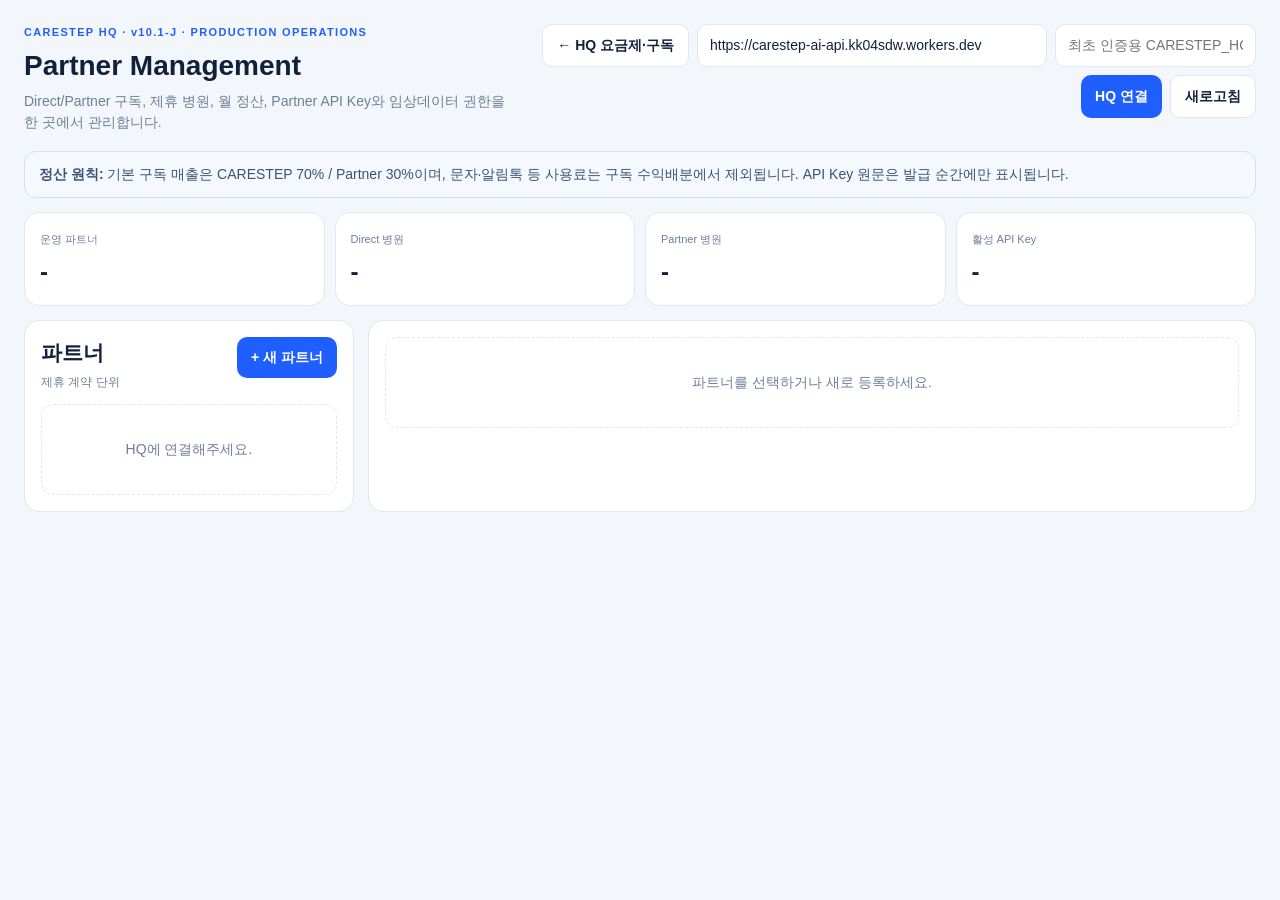
<file: hq-partners.html>
<!doctype html>
<html lang="ko">
<head>
  <meta charset="utf-8">
  <meta name="viewport" content="width=device-width,initial-scale=1">
  <title>CARESTEP HQ · Partner Management v10.1-J</title>
  <style>
    :root{--blue:#1f5eff;--ink:#11213b;--muted:#6f7f96;--line:#dfe7f2;--soft:#f5f8fc;--green:#167a55;--red:#b93831}*{box-sizing:border-box}body{margin:0;background:#f3f6fb;color:var(--ink);font:14px/1.5 Inter,Pretendard,"Noto Sans KR",sans-serif}button,input,select,textarea{font:inherit}.wrap{max-width:1440px;margin:auto;padding:24px}.top{display:flex;justify-content:space-between;gap:18px;align-items:flex-start;margin-bottom:18px}.eyebrow{font-size:11px;letter-spacing:.12em;color:var(--blue);font-weight:900}.top h1{margin:4px 0;font-size:28px}.top p{margin:0;color:var(--muted)}.auth{display:flex;gap:8px;flex-wrap:wrap;justify-content:flex-end}.input,.select,.textarea{border:1px solid var(--line);border-radius:10px;background:#fff;padding:10px 12px;color:var(--ink)}.textarea{width:100%;min-height:78px;resize:vertical}.btn{border:0;border-radius:10px;padding:10px 14px;font-weight:850;cursor:pointer}.primary{background:var(--blue);color:#fff}.secondary{background:#fff;border:1px solid var(--line);color:var(--ink)}.danger{background:#fff0ef;color:var(--red)}.btn:disabled{opacity:.45;cursor:not-allowed}.hidden{display:none!important}.notice{padding:12px 14px;border:1px solid #cfe0ff;background:#f5f8ff;border-radius:12px;margin-bottom:14px;color:#385374}.stats{display:grid;grid-template-columns:repeat(4,1fr);gap:10px;margin-bottom:14px}.stat,.panel{background:#fff;border:1px solid var(--line);border-radius:15px}.stat{padding:15px}.stat span{font-size:11px;color:var(--muted)}.stat b{display:block;font-size:24px;margin-top:5px}.layout{display:grid;grid-template-columns:330px 1fr;gap:14px}.panel{padding:16px}.panel h2,.panel h3{margin:0 0 5px}.muted{color:var(--muted);font-size:12px}.partner-list{display:grid;gap:8px;margin-top:13px}.partner-item{width:100%;text-align:left;border:1px solid var(--line);background:#fff;border-radius:12px;padding:12px;cursor:pointer}.partner-item.active{border-color:var(--blue);box-shadow:0 0 0 2px #1f5eff16}.partner-item b,.partner-item span{display:block}.partner-item span{font-size:11px;color:var(--muted);margin-top:3px}.pill{display:inline-flex!important;width:auto;padding:3px 7px;border-radius:999px;background:#eef3fb;color:#395473;font-size:10px!important;font-weight:850}.pill.on{background:#e8f7f0;color:var(--green)}.headrow{display:flex;justify-content:space-between;align-items:flex-start;gap:12px}.tabs{display:flex;gap:6px;margin:16px 0 12px;border-bottom:1px solid var(--line);padding-bottom:8px;overflow:auto}.tab{border:0;background:#f0f3f8;color:#5e6d81;border-radius:9px;padding:8px 11px;font-weight:800;cursor:pointer;white-space:nowrap}.tab.active{background:var(--blue);color:#fff}.pane{display:none}.pane.active{display:block}.grid{display:grid;grid-template-columns:repeat(3,1fr);gap:10px}.field label{display:block;font-size:11px;font-weight:800;margin-bottom:5px}.field .input,.field .select{width:100%}.span2{grid-column:span 2}.span3{grid-column:span 3}.table-wrap{overflow:auto;border:1px solid var(--line);border-radius:12px}.table{width:100%;border-collapse:collapse;min-width:800px}.table th,.table td{padding:10px;border-bottom:1px solid #edf1f6;text-align:left;white-space:nowrap}.table th{font-size:10px;color:var(--muted);background:#f8fafc}.table td{font-size:12px}.money{text-align:right!important;font-variant-numeric:tabular-nums}.empty{padding:34px;text-align:center;color:var(--muted);border:1px dashed var(--line);border-radius:12px}.secret{padding:14px;border:1px solid #f0cd75;background:#fff9e7;border-radius:12px;margin:10px 0}.secret code{display:block;word-break:break-all;background:#fff;padding:10px;border-radius:8px;margin:8px 0}.action-row{display:flex;gap:8px;align-items:center;flex-wrap:wrap;margin:12px 0}.right{margin-left:auto}.flash{position:fixed;right:20px;bottom:20px;background:#17243a;color:#fff;padding:11px 15px;border-radius:10px;box-shadow:0 10px 30px #0002;z-index:20}@media(max-width:900px){.top{display:block}.auth{justify-content:flex-start;margin-top:12px}.stats{grid-template-columns:repeat(2,1fr)}.layout{grid-template-columns:1fr}.grid{grid-template-columns:1fr}.span2,.span3{grid-column:auto}.wrap{padding:14px}}
  </style>
</head>
<body>
<main class="wrap">
  <header class="top"><div><div class="eyebrow">CARESTEP HQ · v10.1-J · PRODUCTION OPERATIONS</div><h1>Partner Management</h1><p>Direct/Partner 구독, 제휴 병원, 월 정산, Partner API Key와 임상데이터 권한을 한 곳에서 관리합니다.</p></div><div class="auth"><a id="backToHq" class="btn secondary" href="./hq.html#billing" style="text-decoration:none">← HQ 요금제·구독</a><input id="endpoint" class="input" size="38" value="https://carestep-ai-api.kk04sdw.workers.dev" aria-label="Worker 주소"><input id="hqKey" class="input" type="password" placeholder="최초 인증용 CARESTEP_HQ_KEY" aria-label="HQ Key"><button id="connect" class="btn primary">HQ 연결</button><button id="refresh" class="btn secondary">새로고침</button></div></header>
  <div class="notice"><b>정산 원칙:</b> 기본 구독 매출은 CARESTEP 70% / Partner 30%이며, 문자·알림톡 등 사용료는 구독 수익배분에서 제외됩니다. API Key 원문은 발급 순간에만 표시됩니다.</div>
  <section class="stats"><article class="stat"><span>운영 파트너</span><b id="statPartners">-</b></article><article class="stat"><span>Direct 병원</span><b id="statDirect">-</b></article><article class="stat"><span>Partner 병원</span><b id="statPartnerClinics">-</b></article><article class="stat"><span>활성 API Key</span><b id="statKeys">-</b></article></section>
  <section class="layout">
    <aside class="panel"><div class="headrow"><div><h2>파트너</h2><div class="muted">제휴 계약 단위</div></div><button id="newPartner" class="btn primary">+ 새 파트너</button></div><div id="partnerList" class="partner-list"><div class="empty">HQ에 연결해주세요.</div></div></aside>
    <section class="panel"><div id="emptyDetail" class="empty">파트너를 선택하거나 새로 등록하세요.</div><div id="detail" class="hidden"><div class="headrow"><div><div class="eyebrow" id="detailCode"></div><h2 id="detailName"></h2><div id="detailMeta" class="muted"></div></div><span id="detailStatus" class="pill"></span></div>
      <div class="tabs"><button class="tab active" data-tab="profile">파트너 정보</button><button class="tab" data-tab="clinics">제휴 병원</button><button class="tab" data-tab="settlements">정산</button><button class="tab" data-tab="keys">API Key</button></div>
      <div class="pane active" data-pane="profile"><div class="grid"><div class="field"><label>파트너명</label><input id="pName" class="input"></div><div class="field"><label>상태</label><select id="pStatus" class="select"><option value="pilot">Pilot</option><option value="active">Active</option><option value="paused">Paused</option><option value="ended">Ended</option></select></div><div class="field"><label>제휴 모델</label><select id="pModel" class="select"><option value="referral">Referral</option><option value="co_sell">Co-sell</option><option value="reseller">Reseller</option><option value="embedded">Embedded</option><option value="oem">OEM</option></select></div><div class="field"><label>청구 주체</label><select id="pBillingOwner" class="select"><option value="carestep">CARESTEP 직접 청구</option><option value="partner">Partner 일괄 청구</option></select></div><div class="field"><label>정산 방식</label><select id="pSettlementMethod" class="select"><option value="revenue_share">매출 배분</option><option value="wholesale">도매가</option></select></div><div class="field"><label>Partner 배분율 (%)</label><input id="pShare" class="input" type="number" min="0" max="100" step="0.1" value="30"></div><div class="field"><label>병원당 도매가 (원)</label><input id="pWholesale" class="input" type="number" min="0" step="1000"></div><div class="field"><label>정산일 (익월)</label><input id="pSettlementDay" class="input" type="number" min="1" max="28" value="10"></div><div class="field"><label>계약 기간</label><div style="display:flex;gap:6px"><input id="pContractStart" class="input" type="date"><input id="pContractEnd" class="input" type="date"></div></div><div class="field"><label>담당자</label><input id="pContactName" class="input"></div><div class="field"><label>담당 이메일</label><input id="pContactEmail" class="input" type="email"></div><div class="field span3"><label>메모</label><textarea id="pNote" class="textarea"></textarea></div></div><div class="action-row"><button id="savePartner" class="btn primary">파트너 정보 저장</button></div></div>
      <div class="pane" data-pane="clinics"><div class="action-row"><select id="clinicSelect" class="select"></select><input id="externalHospitalId" class="input" placeholder="제휴사 병원 ID"><select id="clinicBillingOwner" class="select"><option value="partner">Partner 청구</option><option value="carestep">CARESTEP 청구</option></select><button id="assignClinic" class="btn primary">파트너에 연결</button></div><div id="clinicTable"></div><h3 style="margin-top:20px">전체 병원 채널</h3><div class="muted">잘못 연결한 병원은 Direct로 전환할 수 있습니다.</div><div id="allClinicTable" style="margin-top:9px"></div></div>
      <div class="pane" data-pane="settlements"><div class="action-row"><input id="settlementMonth" class="input" type="month"><input id="settlementRefund" class="input" type="number" min="0" step="1000" placeholder="환불·차감액"><button id="generateSettlement" class="btn primary">정산 초안 생성</button><span class="muted">메시지 사용료는 참고 표시만 하고 배분 기준에서 제외</span></div><div id="settlementTable"></div></div>
      <div class="pane" data-pane="keys"><div class="notice"><b>보안:</b> Key는 D1에 SHA-256 해시만 저장됩니다. 환자·보호자 권한은 개인정보가 포함되므로 실제 EMR 연동 Key에만 부여하고, 폐기 시에는 새 Key를 발급하세요.</div><div class="action-row"><input id="keyLabel" class="input" placeholder="Key 이름 (예: EMR 운영 서버)"><label><input id="scopeClinics" type="checkbox" checked> 병원</label><label><input id="scopeSubscriptions" type="checkbox"> 구독</label><label><input id="scopePatients" type="checkbox" checked> 환자</label><label><input id="scopeGuardians" type="checkbox" checked> 보호자</label><label><input id="scopeJourneys" type="checkbox" checked> Journey</label><label><input id="scopePreventive" type="checkbox" checked> 접종·사상충</label><label><input id="scopeWeights" type="checkbox" checked> 체중</label><input id="keyExpires" class="input" type="date"><button id="createKey" class="btn primary">API Key 발급</button></div><div class="muted">임상데이터 API: patients:read · guardians:read · journeys:read · preventive:read · weights:read</div><div id="secretBox"></div><div id="keyTable"></div></div>
    </div></section>
  </section>
</main><div id="flash" class="flash hidden"></div>
<script>
const $=id=>document.getElementById(id),state={partners:[],clinics:[],selected:null,detail:null},HQ_SESSION_KEY='carestep_hq_session_v1013',HQ_SESSION_EXP_KEY='carestep_hq_session_exp_v1013';
const esc=v=>String(v??'').replace(/[&<>"']/g,c=>({'&':'&amp;','<':'&lt;','>':'&gt;','"':'&quot;',"'":'&#39;'}[c]));
const money=v=>Number(v||0).toLocaleString('ko-KR')+'원';
function flash(s){$('flash').textContent=s;$('flash').classList.remove('hidden');setTimeout(()=>$('flash').classList.add('hidden'),2600)}
function base(){return $('endpoint').value.trim().replace(/\/$/,'')}
function clearHqSession(){localStorage.removeItem(HQ_SESSION_KEY);localStorage.removeItem(HQ_SESSION_EXP_KEY)}
function hqSessionToken(){const token=localStorage.getItem(HQ_SESSION_KEY)||'',exp=localStorage.getItem(HQ_SESSION_EXP_KEY)||'';if(!token||!exp||Date.parse(exp)<=Date.now()){clearHqSession();return ''}return token}
async function api(path,opt={}){const headers={'Content-Type':'application/json','Accept':'application/json',...(opt.headers||{})},master=$('hqKey').value.trim(),session=hqSessionToken();if(master)headers['X-CARESTEP-HQ-KEY']=master;if(session)headers['X-CARESTEP-HQ-SESSION']=session;const r=await fetch(base()+path,{...opt,headers,cache:'no-store'});let d={};try{d=await r.json()}catch{}if(!r.ok||d.ok===false)throw new Error(d.error||`HTTP ${r.status}`);return d}
async function ensureHqSession(){const master=$('hqKey').value.trim();if(master){const issued=await api('/hq/session',{method:'POST',body:JSON.stringify({days:7})});localStorage.setItem(HQ_SESSION_KEY,issued.token);localStorage.setItem(HQ_SESSION_EXP_KEY,issued.expiresAt);sessionStorage.removeItem('carestep_hq_key_v64');sessionStorage.removeItem('carestep_hq_key_v101');$('hqKey').value='';return}if(!hqSessionToken())throw new Error('최초 연결을 위해 CARESTEP_HQ_KEY를 입력해주세요.')}
function statusLabel(v){return ({pilot:'Pilot',active:'Active',paused:'Paused',ended:'Ended'})[v]||v}
function modelLabel(v){return ({referral:'Referral',co_sell:'Co-sell',reseller:'Reseller',embedded:'Embedded',oem:'OEM'})[v]||v}
async function load(){try{localStorage.setItem('carestep_ai_endpoint_v62',base());localStorage.setItem('carestep_worker_v101',base());await ensureHqSession();const [p,c,o]=await Promise.all([api('/hq/partners'),api('/hq/clinics'),api('/hq/overview')]);state.partners=p.partners||[];state.clinics=c.clinics||[];$('statPartners').textContent=state.partners.filter(x=>['pilot','active'].includes(x.status)).length;$('statDirect').textContent=o.salesChannels?.direct??state.clinics.filter(x=>x.salesChannel!=='partner').length;$('statPartnerClinics').textContent=o.salesChannels?.partner??state.clinics.filter(x=>x.salesChannel==='partner').length;$('statKeys').textContent=state.partners.reduce((n,x)=>n+x.activeKeyCount,0);renderList();renderClinicOptions();if(state.selected&&state.partners.some(x=>x.id===state.selected))await selectPartner(state.selected);flash('최신 파트너 정보를 불러왔습니다.')}catch(e){flash(e.message)}}
function renderList(){const el=$('partnerList');el.innerHTML=state.partners.length?state.partners.map(p=>`<button class="partner-item ${p.id===state.selected?'active':''}" data-id="${esc(p.id)}"><b>${esc(p.name)}</b><span><i class="pill ${p.status==='active'?'on':''}">${esc(statusLabel(p.status))}</i> · ${esc(modelLabel(p.partnershipModel))} · 병원 ${p.clinicCount}곳</span><span>${p.billingOwner==='partner'?'Partner 청구':'CARESTEP 청구'} · 배분 ${p.partnerSharePercent}%</span></button>`).join(''):'<div class="empty">등록된 파트너가 없습니다.</div>';el.querySelectorAll('[data-id]').forEach(b=>b.onclick=()=>selectPartner(b.dataset.id))}
function renderClinicOptions(){$('clinicSelect').innerHTML='<option value="">병원 선택</option>'+state.clinics.map(c=>`<option value="${esc(c.id)}">${esc(c.name)} · ${esc(c.salesChannel==='partner'?(c.partnerName||'Partner'):'Direct')}</option>`).join('')}
async function selectPartner(id){state.selected=id;renderList();state.detail=await api('/hq/partners/'+encodeURIComponent(id));const p=state.detail.partner;$('emptyDetail').classList.add('hidden');$('detail').classList.remove('hidden');$('detailCode').textContent=p.code;$('detailName').textContent=p.name;$('detailMeta').textContent=`${modelLabel(p.partnershipModel)} · 연결 병원 ${state.detail.clinics.length}곳 · API Key ${state.detail.apiKeys.filter(x=>x.status==='active').length}개`;$('detailStatus').textContent=statusLabel(p.status);$('detailStatus').className='pill '+(p.status==='active'?'on':'');const vals={pName:p.name,pStatus:p.status,pModel:p.partnershipModel,pBillingOwner:p.billingOwner,pSettlementMethod:p.settlementMethod,pShare:p.partnerSharePercent,pWholesale:p.wholesalePriceKrw,pSettlementDay:p.settlementDay,pContractStart:p.contractStart,pContractEnd:p.contractEnd,pContactName:p.contactName,pContactEmail:p.contactEmail,pNote:p.note};Object.entries(vals).forEach(([k,v])=>$(k).value=v??'');$('clinicBillingOwner').value=p.billingOwner;renderClinics();renderSettlements();renderKeys()}
function renderClinics(){const rows=state.detail?.clinics||[];$('clinicTable').innerHTML=rows.length?`<div class="table-wrap"><table class="table"><thead><tr><th>병원</th><th>제휴사 ID</th><th>플랜</th><th>구독</th><th>청구</th><th></th></tr></thead><tbody>${rows.map(x=>`<tr><td><b>${esc(x.clinicName)}</b></td><td>${esc(x.externalHospitalId||'-')}</td><td>${esc(x.planCode)}</td><td>${esc(x.subscriptionStatus)}</td><td>${x.billingOwner==='partner'?'Partner':'CARESTEP'}</td><td><button class="btn danger" data-direct="${esc(x.clinicId)}">Direct 전환</button></td></tr>`).join('')}</tbody></table></div>`:'<div class="empty">연결된 병원이 없습니다.</div>';$('clinicTable').querySelectorAll('[data-direct]').forEach(b=>b.onclick=()=>setDirect(b.dataset.direct));$('allClinicTable').innerHTML=`<div class="table-wrap"><table class="table"><thead><tr><th>병원</th><th>현재 채널</th><th>파트너</th><th>제휴사 ID</th><th>청구</th></tr></thead><tbody>${state.clinics.map(c=>`<tr><td>${esc(c.name)}</td><td><i class="pill ${c.salesChannel==='partner'?'on':''}">${esc(c.salesChannel||'direct')}</i></td><td>${esc(c.partnerName||'-')}</td><td>${esc(c.externalHospitalId||'-')}</td><td>${c.billingOwner==='partner'?'Partner':'CARESTEP'}</td></tr>`).join('')}</tbody></table></div>`}
function renderSettlements(){const rows=state.detail?.settlements||[];$('settlementTable').innerHTML=rows.length?`<div class="table-wrap"><table class="table"><thead><tr><th>정산월</th><th>상태</th><th>병원</th><th class="money">구독 기준</th><th class="money">메시지(제외)</th><th class="money">Partner</th><th class="money">CARESTEP</th><th>지급일</th><th></th></tr></thead><tbody>${rows.map(x=>`<tr><td><b>${x.settlementMonth}</b></td><td><i class="pill ${x.status==='paid'?'on':''}">${x.status}</i></td><td>${x.activeClinicCount}</td><td class="money">${money(x.netBasisKrw)}</td><td class="money">${money(x.messageUsageKrw)}</td><td class="money">${money(x.partnerAmountKrw)}</td><td class="money">${money(x.carestepAmountKrw)}</td><td>${esc(x.dueDate)}</td><td>${x.status==='draft'?`<button class="btn secondary" data-settle="confirmed" data-id="${x.id}">확정</button>`:x.status==='confirmed'?`<button class="btn primary" data-settle="paid" data-id="${x.id}">지급완료</button>`:''}</td></tr>`).join('')}</tbody></table></div>`:'<div class="empty">정산 내역이 없습니다.</div>';$('settlementTable').querySelectorAll('[data-settle]').forEach(b=>b.onclick=()=>patchSettlement(b.dataset.id,b.dataset.settle))}
function renderKeys(){const rows=state.detail?.apiKeys||[];$('keyTable').innerHTML=rows.length?`<div class="table-wrap"><table class="table"><thead><tr><th>이름</th><th>Prefix</th><th>권한</th><th>상태</th><th>마지막 사용</th><th>만료</th><th></th></tr></thead><tbody>${rows.map(x=>`<tr><td>${esc(x.label)}</td><td><code>${esc(x.keyPrefix)}</code></td><td>${esc(x.scopes.join(', '))}</td><td>${esc(x.status)}</td><td>${esc(x.lastUsedAt||'-')}</td><td>${esc(x.expiresAt||'없음')}</td><td>${x.status==='active'?`<button class="btn danger" data-revoke="${x.id}">폐기</button>`:''}</td></tr>`).join('')}</tbody></table></div>`:'<div class="empty">발급된 API Key가 없습니다.</div>';$('keyTable').querySelectorAll('[data-revoke]').forEach(b=>b.onclick=()=>revokeKey(b.dataset.revoke))}
async function savePartner(){try{const body={name:$('pName').value,status:$('pStatus').value,partnershipModel:$('pModel').value,billingOwner:$('pBillingOwner').value,settlementMethod:$('pSettlementMethod').value,partnerShareBps:Math.round(Number($('pShare').value||0)*100),wholesalePriceKrw:Number($('pWholesale').value||0),settlementDay:Number($('pSettlementDay').value||10),contractStart:$('pContractStart').value,contractEnd:$('pContractEnd').value,contactName:$('pContactName').value,contactEmail:$('pContactEmail').value,note:$('pNote').value};await api('/hq/partners/'+encodeURIComponent(state.selected),{method:'PATCH',body:JSON.stringify(body)});await load();flash('파트너 정보를 저장했습니다.')}catch(e){flash(e.message)}}
async function createPartner(){const name=prompt('파트너명을 입력하세요.');if(!name)return;const code=prompt('영문 파트너 코드 (예: INTOVET)');if(!code)return;try{const d=await api('/hq/partners',{method:'POST',body:JSON.stringify({name,code,partnerShareBps:3000,billingOwner:'carestep',settlementMethod:'revenue_share'})});state.selected=d.partner.id;await load()}catch(e){flash(e.message)}}
async function assignClinic(){const clinicId=$('clinicSelect').value;if(!clinicId){flash('병원을 선택해주세요.');return}try{await api('/hq/clinics/'+encodeURIComponent(clinicId)+'/channel',{method:'PATCH',body:JSON.stringify({channel:'partner',partnerId:state.selected,externalHospitalId:$('externalHospitalId').value,billingOwner:$('clinicBillingOwner').value})});$('externalHospitalId').value='';await load();flash('Partner 구독으로 연결했습니다.')}catch(e){flash(e.message)}}
async function setDirect(clinicId){if(!confirm('이 병원을 Direct 구독으로 전환할까요?'))return;try{await api('/hq/clinics/'+encodeURIComponent(clinicId)+'/channel',{method:'PATCH',body:JSON.stringify({channel:'direct'})});await load();flash('Direct 구독으로 전환했습니다.')}catch(e){flash(e.message)}}
async function generateSettlement(){try{await api('/hq/partners/'+encodeURIComponent(state.selected)+'/settlements/generate',{method:'POST',body:JSON.stringify({settlementMonth:$('settlementMonth').value,refundKrw:Number($('settlementRefund').value||0)})});await selectPartner(state.selected);flash('정산 초안을 생성했습니다.')}catch(e){flash(e.message)}}
async function patchSettlement(id,status){let paymentReference='';if(status==='paid'){paymentReference=prompt('이체·지급 확인번호를 입력하세요.')||'';if(!paymentReference)return}try{await api('/hq/partners/'+encodeURIComponent(state.selected)+'/settlements/'+encodeURIComponent(id),{method:'PATCH',body:JSON.stringify({status,paymentReference})});await selectPartner(state.selected);flash(status==='paid'?'지급 완료 처리했습니다.':'정산을 확정했습니다.')}catch(e){flash(e.message)}}
async function createKey(){const scopes=[];if($('scopeClinics').checked)scopes.push('clinics:read');if($('scopeSubscriptions').checked)scopes.push('subscriptions:read');if($('scopePatients').checked)scopes.push('patients:read');if($('scopeGuardians').checked)scopes.push('guardians:read');if($('scopeJourneys').checked)scopes.push('journeys:read');if($('scopePreventive').checked)scopes.push('preventive:read');if($('scopeWeights').checked)scopes.push('weights:read');try{const d=await api('/hq/partners/'+encodeURIComponent(state.selected)+'/api-keys',{method:'POST',body:JSON.stringify({label:$('keyLabel').value,scopes,expiresAt:$('keyExpires').value})});$('secretBox').innerHTML=`<div class="secret"><b>지금 복사하세요 — 다시 표시되지 않습니다.</b><code id="issuedKey">${esc(d.apiKey)}</code><button id="copyKey" class="btn primary">복사</button></div>`;$('copyKey').onclick=async()=>{await navigator.clipboard.writeText(d.apiKey);flash('API Key를 복사했습니다.')};await selectPartner(state.selected)}catch(e){flash(e.message)}}
async function revokeKey(id){if(!confirm('이 API Key를 즉시 폐기할까요?'))return;try{await api('/hq/partners/'+encodeURIComponent(state.selected)+'/api-keys/'+encodeURIComponent(id),{method:'DELETE'});await selectPartner(state.selected);flash('API Key를 폐기했습니다.')}catch(e){flash(e.message)}}
document.querySelectorAll('.tab').forEach(b=>b.onclick=()=>{document.querySelectorAll('.tab').forEach(x=>x.classList.toggle('active',x===b));document.querySelectorAll('.pane').forEach(x=>x.classList.toggle('active',x.dataset.pane===b.dataset.tab))});
$('connect').onclick=load;$('refresh').onclick=load;$('backToHq').onclick=()=>{location.href='hq.html#billing'};$('newPartner').onclick=createPartner;$('savePartner').onclick=savePartner;$('assignClinic').onclick=assignClinic;$('generateSettlement').onclick=generateSettlement;$('createKey').onclick=createKey;
$('hqKey').value=sessionStorage.getItem('carestep_hq_key_v64')||sessionStorage.getItem('carestep_hq_key_v101')||'';$('endpoint').value=localStorage.getItem('carestep_ai_endpoint_v62')||localStorage.getItem('carestep_worker_v101')||$('endpoint').value;const n=new Date();n.setUTCMonth(n.getUTCMonth()-1);$('settlementMonth').value=`${n.getUTCFullYear()}-${String(n.getUTCMonth()+1).padStart(2,'0')}`;
if(hqSessionToken()||$('hqKey').value)load();
</script>
</body></html>
</file>
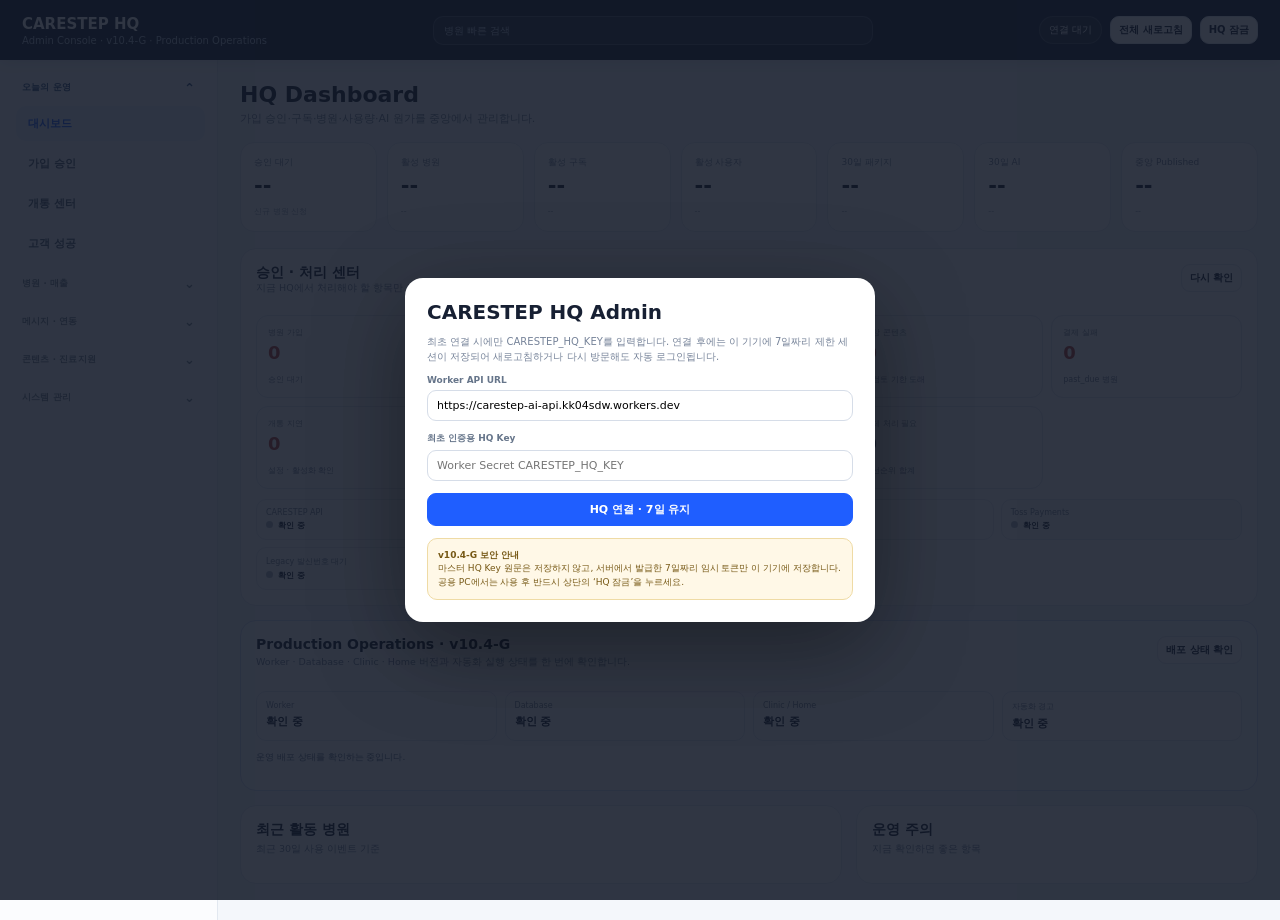
<file: hq.html>
<!doctype html>
<html lang="ko">
<head>
<meta charset="utf-8" />
<meta name="viewport" content="width=device-width,initial-scale=1" />
<meta http-equiv="Cache-Control" content="no-cache, no-store, must-revalidate" />
<meta http-equiv="Pragma" content="no-cache" />
<meta http-equiv="Expires" content="0" />
<title>CARESTEP HQ Admin Console v10.4-G · Production Operations</title>
<style>
:root{--bg:#f4f7fb;--card:#fff;--ink:#172033;--muted:#768399;--line:#e2e8f0;--blue:#1f5eff;--red:#b42318;--green:#16704e;--amber:#996b10;--purple:#6d45c6;--radius:16px}*{box-sizing:border-box}body{margin:0;font-family:Inter,Pretendard,"Noto Sans KR",system-ui,sans-serif;background:var(--bg);color:var(--ink)}button,input,select,textarea{font:inherit}.hidden{display:none!important}.top{position:sticky;top:0;z-index:20;background:#172033;color:white;padding:14px 22px;display:flex;gap:16px;align-items:center;justify-content:space-between;box-shadow:0 2px 14px #17203320}.brand b{font-size:15px}.brand span{display:block;color:#aebbd0;font-size:10px;margin-top:2px}.top-actions{display:flex;gap:8px;align-items:center}.pill{font-size:10px;border:1px solid #ffffff25;background:#ffffff10;border-radius:999px;padding:6px 9px}.btn{border:1px solid var(--line);background:white;color:var(--ink);border-radius:9px;padding:8px 11px;font-size:11px;font-weight:800;cursor:pointer}.btn:hover{filter:brightness(.98)}.btn.primary{background:var(--blue);border-color:var(--blue);color:white}.btn.success{background:#eaf7f1;border-color:#b9dfcf;color:var(--green)}.btn.danger{color:var(--red);border-color:#f0c9c5;background:#fff8f7}.btn.small{padding:6px 8px;font-size:10px}.shell{display:grid;grid-template-columns:218px minmax(0,1fr);min-height:calc(100vh - 65px)}.nav{padding:18px 12px;border-right:1px solid var(--line);background:#fbfcfe}.nav button{width:100%;text-align:left;border:0;background:transparent;border-radius:10px;padding:10px 12px;margin-bottom:5px;font-size:11px;font-weight:800;color:#536178;cursor:pointer}.nav button.active{background:#eaf1ff;color:var(--blue)}.main{padding:22px;max-width:1550px;width:100%;margin:auto}.head{display:flex;justify-content:space-between;gap:16px;align-items:flex-start;margin-bottom:16px}.head h1{font-size:22px;margin:0 0 4px}.head p{font-size:11px;color:var(--muted);margin:0}.kpis{display:grid;grid-template-columns:repeat(7,minmax(110px,1fr));gap:10px;margin-bottom:16px}.kpi{background:var(--card);border:1px solid var(--line);border-radius:14px;padding:13px}.kpi span{font-size:9px;color:var(--muted);display:block}.kpi strong{font-size:21px;display:block;margin:5px 0 1px}.kpi small{font-size:8px;color:#9aa5b5}.grid2{display:grid;grid-template-columns:1.2fr .8fr;gap:14px}.card{background:var(--card);border:1px solid var(--line);border-radius:var(--radius);padding:15px;margin-bottom:14px}.card h2{font-size:14px;margin:0 0 4px}.card .sub{font-size:9.5px;color:var(--muted);margin-bottom:12px}.toolbar{display:flex;gap:8px;flex-wrap:wrap;align-items:center;margin-bottom:10px}.input{border:1px solid #d6dde8;background:#fff;border-radius:9px;padding:8px 9px;font-size:11px;min-width:0}.grow{flex:1;min-width:180px}.table-wrap{overflow:auto;border:1px solid var(--line);border-radius:12px}.table{width:100%;border-collapse:collapse;min-width:760px}.table th,.table td{padding:9px 10px;border-bottom:1px solid #edf0f4;text-align:left;font-size:10px;vertical-align:top}.table th{position:sticky;top:0;background:#fafbfd;color:#657289;font-size:9px}.table tr:last-child td{border-bottom:0}.link{color:var(--blue);font-weight:850;cursor:pointer}.status{display:inline-flex;border-radius:999px;padding:4px 7px;font-size:8px;font-weight:900}.status.active,.status.published,.status.answered,.status.approved{color:var(--green);background:#eaf7f1}.status.suspended,.status.archived,.status.rejected,.status.canceled,.status.past_due{color:var(--red);background:#fff0ef}.status.pending,.status.new,.status.reviewing,.status.planned,.status.building,.status.review,.status.trialing{color:var(--amber);background:#fff6df}.status.registering{color:var(--blue);background:#eaf1ff}.status.paused{color:var(--purple);background:#f2edff}.right{text-align:right}.muted{color:var(--muted)}.empty{padding:24px;text-align:center;color:#8b97a9;font-size:10px}.split{display:grid;grid-template-columns:320px minmax(0,1fr);gap:14px}.clinic-list{max-height:760px;overflow:auto}.clinic-item{border:1px solid var(--line);border-radius:11px;padding:10px;margin-bottom:7px;cursor:pointer}.clinic-item.active{border-color:#aac3ff;background:#f4f7ff}.clinic-item b{font-size:11px}.clinic-item small{display:block;font-size:8.5px;color:var(--muted);margin-top:4px}.detail-title{display:flex;justify-content:space-between;gap:10px;align-items:flex-start}.detail-title h2{font-size:17px}.mini-kpis{display:grid;grid-template-columns:repeat(4,1fr);gap:7px;margin:10px 0}.mini{border:1px solid var(--line);border-radius:10px;padding:9px}.mini span{font-size:8px;color:var(--muted);display:block}.mini strong{font-size:15px}.content-setting{display:grid;grid-template-columns:auto minmax(150px,1fr) 90px 1fr auto;gap:7px;align-items:center;padding:7px 0;border-bottom:1px dashed #e7ebf1}.content-setting:last-child{border-bottom:0}.overlay{position:fixed;inset:0;background:#111827dd;z-index:100;display:flex;align-items:center;justify-content:center;padding:20px}.login{width:min(470px,100%);background:#fff;border-radius:18px;padding:22px;box-shadow:0 24px 90px #0006}.login h1{font-size:20px;margin:0 0 4px}.login p{font-size:10px;color:var(--muted);line-height:1.5}.field{display:grid;gap:5px;margin-top:11px}.field label{font-size:9px;color:#66758a;font-weight:800}.warn{margin-top:12px;padding:10px;border:1px solid #efdba5;background:#fff8e7;border-radius:10px;font-size:9px;color:#765815;line-height:1.5}.toast{position:fixed;right:18px;bottom:18px;background:#172033;color:#fff;border-radius:10px;padding:10px 12px;font-size:10px;z-index:200;opacity:0;transform:translateY(10px);pointer-events:none;transition:.2s}.toast.show{opacity:1;transform:none}.view{display:none}.view.active{display:block}.audit{font-size:9px;padding:8px 0;border-bottom:1px dashed var(--line);line-height:1.5}.note{min-width:180px;width:100%}.approval-card{border:1px solid #efdba5;background:#fffdf7;border-radius:12px;padding:12px;margin:12px 0}.approval-card.approved{border-color:#bee1d2;background:#f5fbf8}.approval-actions{display:flex;gap:7px;flex-wrap:wrap;margin-top:9px}.form-grid{display:grid;grid-template-columns:repeat(3,minmax(130px,1fr));gap:8px}.form-grid .wide{grid-column:1/-1}.plan-grid{display:grid;grid-template-columns:repeat(4,minmax(220px,1fr));gap:12px}.plan-card{border:1px solid var(--line);border-radius:14px;padding:13px;background:#fff}.plan-card h3{margin:0 0 4px;font-size:15px}.price-row{display:grid;grid-template-columns:repeat(3,1fr);gap:7px}.feature-grid{display:grid;grid-template-columns:1fr 1fr;gap:5px;margin:10px 0}.feature{font-size:9px;display:flex;gap:6px;align-items:center}.limits{display:grid;grid-template-columns:repeat(3,1fr);gap:6px}.limits label{font-size:8px;color:var(--muted)}.limits input{width:100%;margin-top:3px}.entitlement{display:flex;flex-wrap:wrap;gap:5px;margin:9px 0}.entitlement span{font-size:8px;border-radius:999px;padding:4px 7px;background:#eef2f7;color:#57657a}.entitlement span.on{background:#eaf7f1;color:var(--green)}.entitlement span.off{background:#fff0ef;color:var(--red)}.notice{padding:10px;border-radius:10px;background:#eff5ff;border:1px solid #dbe7ff;font-size:9px;color:#52647d;line-height:1.55}.approval-list{display:grid;gap:9px}.approval-row{display:grid;grid-template-columns:minmax(180px,1fr) auto;gap:12px;border:1px solid var(--line);border-radius:12px;padding:12px}.approval-row h3{font-size:12px;margin:0 0 4px}.approval-row small{font-size:9px;color:var(--muted)}@media(max-width:1200px){.kpis{grid-template-columns:repeat(4,1fr)}.plan-grid{grid-template-columns:repeat(2,1fr)}}@media(max-width:900px){.grid2,.split{grid-template-columns:1fr}.clinic-list{max-height:300px}.shell{grid-template-columns:1fr}.nav{display:flex;gap:5px;overflow:auto;border-right:0;border-bottom:1px solid var(--line);padding:9px}.nav button{width:auto;white-space:nowrap;margin:0}.main{padding:14px}.mini-kpis{grid-template-columns:repeat(2,1fr)}.form-grid{grid-template-columns:1fr 1fr}}@media(max-width:600px){.kpis,.plan-grid{grid-template-columns:repeat(2,1fr)}.top{padding:12px}.content-setting{grid-template-columns:auto 1fr}.content-setting .input,.content-setting .btn{grid-column:2}.head{display:block}.head .toolbar{margin-top:10px}.form-grid{grid-template-columns:1fr}.form-grid .wide{grid-column:auto}}

/* v8.6 · Approval Center / bulk operations / production status */
.approval-center{margin:14px 0}.approval-center-grid{display:grid;grid-template-columns:repeat(5,minmax(0,1fr));gap:8px}.approval-center-card{border:1px solid #e0e6ee;border-radius:12px;background:#fff;padding:11px;cursor:pointer}.approval-center-card:hover{border-color:#b8cae8}.approval-center-card span{font-size:8px;color:#7c8798;display:block}.approval-center-card b{display:block;font-size:18px;margin:4px 0;color:#243149}.approval-center-card small{font-size:8px;color:#778399}.approval-center-card.alert b{color:#b33d34}.hq-service-grid{display:grid;grid-template-columns:repeat(4,minmax(0,1fr));gap:7px;margin-top:10px}.hq-service{border:1px solid #e4e8ee;border-radius:10px;padding:8px 9px;background:#fafbfc}.hq-service span{display:block;font-size:8px;color:#7b8798}.hq-service b{font-size:9px;margin-top:3px;display:block}.hq-dot{display:inline-block;width:7px;height:7px;border-radius:99px;background:#adb5c0;margin-right:5px}.hq-dot.ok{background:#2e8b62}.hq-dot.warn{background:#d39a28}.hq-dot.bad{background:#c8473d}.bulk-bar{display:flex;align-items:center;gap:7px;flex-wrap:wrap;padding:8px 9px;border:1px solid #dce4ef;border-radius:10px;background:#f8fbff;margin:8px 0}.bulk-bar .muted{margin-right:auto}.table .select-col{width:32px;text-align:center}.bulk-result{font-size:8px;color:#6d7a8d}.approval-center-error{margin-top:8px;border:1px solid #efcbc7;background:#fff5f4;color:#913e36;border-radius:10px;padding:8px 9px;font-size:8.5px}.approval-center-error.hidden{display:none}@media(max-width:900px){.approval-center-grid{grid-template-columns:repeat(2,minmax(0,1fr))}.hq-service-grid{grid-template-columns:repeat(2,minmax(0,1fr))}}

.pay-badge{display:inline-block;font-size:8px;font-weight:850;padding:4px 7px;border-radius:999px;background:#eef2f7;color:#617086}.pay-badge.paid,.pay-badge.on{background:#eaf7f1;color:#176b4a}.pay-badge.failed,.pay-badge.warn{background:#fff0ef;color:#a43a32}.payment-summary-grid{display:grid;grid-template-columns:repeat(5,1fr);gap:8px;margin:12px 0}.payment-summary-grid .kpi{min-height:78px}.payment-table-actions{display:flex;gap:6px;justify-content:flex-end;flex-wrap:wrap}@media(max-width:900px){.payment-summary-grid{grid-template-columns:repeat(2,1fr)}}

/* v8.6 recurring billing operations */
.hq-payment-card{overflow:hidden}
.hq-payment-head{display:flex;align-items:flex-start;justify-content:space-between;gap:14px;flex-wrap:wrap}
.hq-payment-head h2{margin:3px 0 4px}
.hq-payment-actions{display:flex;gap:7px;flex-wrap:wrap}
.hq-payment-kpis{display:grid;grid-template-columns:repeat(5,minmax(0,1fr));gap:8px;margin:13px 0}
.hq-payment-kpis>div{border:1px solid var(--line);border-radius:11px;padding:10px;background:#fff;min-width:0}
.hq-payment-kpis>div.warn{background:#fffaf0}
.hq-payment-kpis span,.hq-payment-kpis small{display:block;font-size:8px;color:var(--muted)}
.hq-payment-kpis b{display:block;font-size:16px;margin:3px 0;white-space:normal;overflow-wrap:anywhere}
.billing-runtime-note{border:1px solid #dce6f5;background:#f8fbff;border-radius:11px;padding:10px 12px;font-size:9px;line-height:1.7;color:#56657a;margin:10px 0 13px}
.hq-payment-table-title{display:flex;align-items:center;justify-content:space-between;gap:10px;margin:2px 0 8px;font-size:10px}
.payment-fail{color:var(--red);font-weight:800}
.payment-ok{color:var(--green);font-weight:800}
.receipt-link{color:var(--blue);font-weight:850;text-decoration:none}
@media(max-width:1000px){.hq-payment-kpis{grid-template-columns:repeat(2,minmax(0,1fr))}}


/* v9.0 · Toss test-only failure recovery harness */
.billing-test-tools{display:flex;gap:7px;align-items:center;flex-wrap:wrap;margin:10px 0;padding:10px;border:1px dashed #e2b458;background:#fffaf0;border-radius:11px}.billing-test-tools .test-only{font-size:8px;font-weight:900;color:#8b5b00;background:#fff0c7;border-radius:999px;padding:4px 7px}.billing-test-tools small{font-size:8px;color:#7a6950;flex:1 1 260px}.billing-test-tools select{min-width:250px}

/* v9.0 · Monthly Operations Report */
.hq-monthly-report-kpis{display:grid;grid-template-columns:repeat(5,minmax(120px,1fr));gap:8px;margin:10px 0}.hq-monthly-report-kpis>div{border:1px solid #e1e7ef;border-radius:10px;padding:9px;background:#fff}.hq-monthly-report-kpis span{display:block;font-size:8px;color:#768397}.hq-monthly-report-kpis b{display:block;font-size:15px;margin-top:3px}.hq-report-risk{font-weight:900;color:#a84435}.hq-report-good{font-weight:900;color:#17704e}@media(max-width:900px){.hq-monthly-report-kpis{grid-template-columns:repeat(2,minmax(120px,1fr))}}

/* v9.0 · Clinic Onboarding / Go-Live Center */
.hq-onboarding-kpis{display:grid;grid-template-columns:repeat(4,minmax(130px,1fr));gap:8px;margin-bottom:12px}.hq-onboarding-kpis>div{border:1px solid var(--line);border-radius:11px;padding:10px;background:#fff}.hq-onboarding-kpis span{font-size:8px;color:var(--muted);display:block}.hq-onboarding-kpis b{font-size:18px;display:block;margin-top:3px}.onboarding-table{width:100%;border-collapse:collapse}.onboarding-table th,.onboarding-table td{padding:8px 7px;border-bottom:1px solid #edf0f4;text-align:left;font-size:8.5px;vertical-align:middle}.onboarding-table th{color:#66758a;background:#fafbfd;position:sticky;top:0}.onboarding-progress-mini{width:100px;height:6px;background:#e7ecf3;border-radius:999px;overflow:hidden}.onboarding-progress-mini i{display:block;height:100%;background:#2468e8;border-radius:999px}.go-live-live{color:#16704e;font-weight:900}.go-live-attention{color:#b5473c;font-weight:900}.go-live-setting{color:#866415;font-weight:900}.onboarding-reasons{display:flex;gap:3px;flex-wrap:wrap}.onboarding-reasons span{background:#fff0ed;color:#9b3e32;border-radius:999px;padding:3px 5px;font-size:7.5px;font-weight:800}.onboarding-step-dots{display:flex;gap:3px;flex-wrap:wrap}.onboarding-step-dots i{font-style:normal;width:18px;height:18px;border-radius:6px;display:grid;place-items:center;background:#eef2f7;color:#7b8798;font-size:7px}.onboarding-step-dots i.done{background:#e2f4ea;color:#176b49}.onboarding-filters{display:flex;gap:7px;align-items:center;flex-wrap:wrap;margin-bottom:10px}.onboarding-filters .input{max-width:220px}@media(max-width:850px){.hq-onboarding-kpis{grid-template-columns:repeat(2,1fr)}.onboarding-table{min-width:1000px}}


/* v9.0 · Pilot & Customer Success */
.customer-success-kpis{display:grid;grid-template-columns:repeat(7,minmax(110px,1fr));gap:8px;margin-bottom:14px}.customer-success-kpis>div{border:1px solid var(--line);background:#fff;border-radius:12px;padding:11px}.customer-success-kpis span{display:block;font-size:8px;color:var(--muted)}.customer-success-kpis b{display:block;font-size:19px;margin-top:4px}.customer-success-kpis .risk b{color:var(--red)}.customer-success-kpis .success b{color:var(--green)}.cs-filters{display:flex;gap:7px;flex-wrap:wrap;align-items:center;margin-bottom:10px}.cs-score{display:flex;align-items:center;gap:6px;min-width:125px}.cs-score-track{height:7px;flex:1;background:#e9eef5;border-radius:999px;overflow:hidden;min-width:60px}.cs-score-track i{display:block;height:100%;border-radius:999px;background:#1f5eff}.cs-score.risk .cs-score-track i{background:#c8473d}.cs-score b{font-size:10px;min-width:24px;text-align:right}.cs-status{display:inline-flex;border-radius:999px;padding:5px 8px;font-size:8px;font-weight:950;white-space:nowrap}.cs-status.success{background:#e8f7ef;color:#176a4d}.cs-status.healthy{background:#eaf1ff;color:#1f5eff}.cs-status.watch{background:#fff5df;color:#956400}.cs-status.risk{background:#fff0ef;color:#b42318}.cs-status.starting{background:#f1f3f6;color:#667387}.cs-reasons{display:flex;gap:4px;flex-wrap:wrap;max-width:300px}.cs-reasons span{font-size:7.5px;border-radius:999px;padding:4px 6px;background:#fff1ef;color:#a6473c}.cs-reasons .good{background:#edf8f2;color:#267052}.cs-next{font-size:8.5px;line-height:1.45;color:#435269;max-width:260px}.cs-subline{font-size:8px;color:var(--muted);line-height:1.5;margin-top:3px}.cs-table{min-width:1250px}.cs-table th,.cs-table td{vertical-align:middle}.customer-success-note{margin-top:10px;padding:10px;border:1px solid #dce5f2;border-radius:10px;background:#f8fbff;font-size:8.5px;line-height:1.6;color:#5a687c}@media(max-width:1050px){.customer-success-kpis{grid-template-columns:repeat(4,1fr)}}@media(max-width:650px){.customer-success-kpis{grid-template-columns:repeat(2,1fr)}}


/* v9.0 Production Launch */
.launch-kpis{display:grid;grid-template-columns:repeat(7,minmax(120px,1fr));gap:9px;margin-bottom:14px}.launch-kpi{border:1px solid var(--line);background:#fff;border-radius:13px;padding:11px}.launch-kpi span{display:block;font-size:8px;color:var(--muted)}.launch-kpi b{display:block;font-size:18px;margin:4px 0}.launch-kpi small{font-size:8px;color:#8793a4}.launch-kpi.good b{color:var(--green)}.launch-kpi.warn b{color:var(--amber)}.launch-kpi.bad b{color:var(--red)}.launch-status{display:inline-flex;padding:5px 8px;border-radius:999px;font-size:9px;font-weight:900;background:#f0f3f7;color:#66758a}.launch-status.good{background:#eaf7f1;color:var(--green)}.launch-status.bad{background:#fff0ef;color:var(--red)}.launch-check-grid{display:grid;grid-template-columns:1fr 1fr;gap:7px;margin-top:10px}.launch-check{display:flex;gap:8px;align-items:flex-start;border:1px solid #e4e9f0;border-radius:10px;padding:9px;background:#fff;font-size:9px;line-height:1.45}.launch-check.pass{border-color:#c8e5d7;background:#f8fdfb}.launch-check.fail{border-color:#efd0cc;background:#fffafa}.launch-check.warn{border-color:#ebddb4;background:#fffdf7}.launch-check i{font-style:normal;font-weight:950}.launch-manual{display:grid;gap:7px}.launch-manual label{display:flex;gap:8px;align-items:flex-start;border:1px solid #e5e9ef;border-radius:9px;padding:8px;font-size:9px;line-height:1.45}.launch-manual input{margin-top:2px}.launch-ops-grid{display:grid;grid-template-columns:1fr 1fr;gap:14px}.launch-table{width:100%;border-collapse:collapse;min-width:760px}.launch-table th,.launch-table td{padding:8px 9px;border-bottom:1px solid #edf1f5;text-align:left;font-size:9px;vertical-align:top}.launch-table th{background:#fafbfd;color:#657289}.launch-backup-row{display:grid;grid-template-columns:1fr auto auto;gap:7px;align-items:center;padding:8px 0;border-bottom:1px dashed #e5eaf0}.launch-backup-row:last-child{border-bottom:0}.launch-backup-row b{font-size:9px}.launch-backup-row small{display:block;font-size:8px;color:var(--muted);margin-top:2px}.critical-note{border:1px solid #efc9c3;background:#fff7f6;color:#8f3a31;border-radius:10px;padding:10px;font-size:9px;line-height:1.55}.live-toss-box{border:1px solid #cfe0f7;background:#f7faff;border-radius:11px;padding:10px;font-size:9px;line-height:1.55}@media(max-width:1150px){.launch-kpis{grid-template-columns:repeat(4,1fr)}.launch-ops-grid{grid-template-columns:1fr}}@media(max-width:720px){.launch-kpis{grid-template-columns:repeat(2,1fr)}.launch-check-grid{grid-template-columns:1fr}.launch-backup-row{grid-template-columns:1fr}}

/* v9.0.2 · HQ priority workflow & UX polish */
.hq-quick-search{position:relative;flex:1;max-width:440px;margin:0 16px}.hq-quick-search input{width:100%;border:1px solid #ffffff2e;background:#ffffff12;color:#fff;border-radius:10px;padding:8px 10px;font-size:10px;outline:none}.hq-quick-search input::placeholder{color:#b9c4d4}.hq-quick-search input:focus{border-color:#9bb9ff;background:#ffffff18}.hq-quick-results{position:absolute;top:calc(100% + 7px);left:0;right:0;z-index:80;background:#fff;color:var(--ink);border:1px solid var(--line);border-radius:12px;box-shadow:0 16px 42px #0d172833;overflow:hidden;max-height:360px;overflow-y:auto}.hq-quick-results.hidden{display:none}.hq-quick-item{width:100%;border:0!important;border-radius:0!important;background:#fff!important;margin:0!important;padding:10px 11px!important;display:flex!important;align-items:center;justify-content:space-between;gap:10px;color:var(--ink)!important}.hq-quick-item:hover{background:#f5f8fd!important}.hq-quick-item b{font-size:10px}.hq-quick-item small{display:block;color:var(--muted);font-size:8px;margin-top:2px}.hq-quick-item span{font-size:8px;color:#607086;white-space:nowrap}.hq-quick-empty{padding:14px 12px;font-size:9px;color:var(--muted)}
.hq-nav{padding-top:12px}.hq-nav-group{margin-bottom:7px}.hq-nav-group-toggle{display:flex!important;align-items:center;justify-content:space-between;width:100%;padding:8px 10px!important;margin:0 0 3px!important;color:#7a8798!important;font-size:8.5px!important;letter-spacing:.02em;text-transform:none}.hq-nav-group-toggle:hover{background:#f3f6fa!important;color:#42516a!important}.hq-nav-group-toggle i{font-style:normal;font-size:13px;transition:transform .16s}.hq-nav-group.open .hq-nav-group-toggle i{transform:rotate(180deg)}.hq-nav-items{display:none;padding-left:4px}.hq-nav-group.open .hq-nav-items{display:block}.hq-nav-items>button{display:flex;align-items:center;gap:7px}.hq-nav-items>button>span{flex:1}.hq-nav-count{min-width:19px;height:19px;padding:0 5px;border-radius:999px;background:#fff0ef;color:#b42318;display:inline-grid;place-items:center;font-size:8px;font-weight:950}.hq-nav-count.hidden{display:none}.hq-nav-group:has(.hq-nav-items>button.active)>.hq-nav-group-toggle{color:#365584!important}.hq-nav-group:has(.hq-nav-items>button.active){border-radius:11px;background:#f8faff}
@media(max-width:900px){.top{flex-wrap:wrap}.hq-quick-search{order:3;max-width:none;width:100%;margin:0}.shell{grid-template-columns:1fr}.hq-nav{display:block;border-right:0;border-bottom:1px solid var(--line);padding:8px;max-height:none}.hq-nav-group{display:inline-block;vertical-align:top;min-width:155px;margin-right:5px}.hq-nav-group-toggle{background:#f4f7fb!important;border:1px solid #e4e9f0!important}.hq-nav-items>button{width:100%!important;white-space:nowrap}.main{padding:14px}}

/* v9.0.2 · Priority workflow, unified states, actionable empty states */
.hq-priority-chips{display:flex;gap:6px;align-items:center;flex-wrap:wrap;margin:0 0 10px}.hq-priority-chip{border:1px solid #dfe5ee;background:#fff;border-radius:999px;padding:6px 9px;font-size:8.5px;font-weight:850;color:#65738a;cursor:pointer}.hq-priority-chip.active{background:#eaf1ff;border-color:#b9ccf7;color:#1f5eff}.hq-priority-chip.danger.active{background:#fff0ef;border-color:#efc7c2;color:#b42318}.hq-priority-legend{margin-left:auto;font-size:8px;color:#8793a4}.hq-empty-action{padding:20px;text-align:center}.hq-empty-action b{display:block;font-size:10px;color:#39485f}.hq-empty-action span{display:block;font-size:8.5px;color:#7d899a;margin:4px 0 9px}.hq-row-priority{box-shadow:inset 3px 0 0 #d7dee8}.hq-row-priority.p1{box-shadow:inset 3px 0 0 #b42318;background:#fffafa}.hq-row-priority.p2{box-shadow:inset 3px 0 0 #d39a28;background:#fffdf8}.status.trialing,.status.registering,.status.reviewing,.status.planned,.status.building{color:var(--blue)!important;background:#eaf1ff!important}.status.pending,.status.new,.status.review{color:var(--amber)!important;background:#fff6df!important}.btn.hq-busy{opacity:.75;cursor:wait}.btn.hq-done{background:#eaf7f1!important;border-color:#b9dfcf!important;color:var(--green)!important}.btn.hq-error{background:#fff7f6!important;border-color:#f0c9c5!important;color:var(--red)!important}

/* v10.1-I.2 · links work even when later JavaScript initialization fails */
.hq-nav-link{display:flex;align-items:center;gap:7px;width:100%;text-align:left;border:0;background:transparent;border-radius:10px;padding:10px 12px;margin-bottom:5px;font-size:11px;font-weight:800;color:#536178;cursor:pointer;text-decoration:none}.hq-nav-link:hover{background:#f3f6fa;color:#1f5eff}.btn-link{text-decoration:none;display:inline-block}
.hq-deployment-card{border-color:#cfdcf2;background:#fbfdff}.hq-deployment-grid{display:grid;grid-template-columns:repeat(4,minmax(120px,1fr));gap:8px;margin:10px 0}.hq-deployment-grid>div{border:1px solid var(--line);border-radius:10px;background:#fff;padding:9px}.hq-deployment-grid span{display:block;color:var(--muted);font-size:8px}.hq-deployment-grid b{display:block;margin-top:4px;font-size:11px}.hq-deployment-summary{font-size:9px;color:#5d6d84;line-height:1.55}.hq-automation-actions{display:flex;gap:6px;flex-wrap:wrap;margin-top:10px}.hq-automation-actions .btn.bad{border-color:#edc9c5;color:var(--red);background:#fff8f7}@media(max-width:850px){.hq-deployment-grid{grid-template-columns:repeat(2,minmax(120px,1fr))}}
</style>
</head>
<body>
<header class="top"><div class="brand"><b>CARESTEP HQ</b><span>Admin Console · v10.4-G · Production Operations</span></div><div class="hq-quick-search"><input id="hqQuickClinicSearch" type="search" placeholder="병원 빠른 검색" autocomplete="off"><div id="hqQuickClinicResults" class="hq-quick-results hidden"></div></div><div class="top-actions"><span id="conn" class="pill">연결 대기</span><button id="refresh" class="btn small">전체 새로고침</button><button id="lock" class="btn small">HQ 잠금</button></div></header>
<div class="shell">
<nav class="nav hq-nav" id="nav">
  <div class="hq-nav-group open" data-hq-nav-group="today">
    <button class="hq-nav-group-toggle" type="button" data-hq-nav-toggle="today"><span>오늘의 운영</span><i>⌄</i></button>
    <div class="hq-nav-items">
      <button class="active" data-view="dashboard"><span>대시보드</span></button>
      <button data-view="approval"><span>가입 승인</span><b id="navApprovalCount" class="hq-nav-count hidden">0</b></button>
      <button data-view="onboarding"><span>개통 센터</span><b id="navOnboardingCount" class="hq-nav-count hidden">0</b></button>
      <button data-view="customerSuccess"><span>고객 성공</span><b id="navCustomerRiskCount" class="hq-nav-count hidden">0</b></button>
    </div>
  </div>
  <div class="hq-nav-group" data-hq-nav-group="clinic">
    <button class="hq-nav-group-toggle" type="button" data-hq-nav-toggle="clinic"><span>병원 · 매출</span><i>⌄</i></button>
    <div class="hq-nav-items">
      <button data-view="clinics"><span>병원 관리</span></button>
      <button data-view="billing"><span>요금제 · 구독</span><b id="navBillingCount" class="hq-nav-count hidden">0</b></button>
      <a id="openPartnerManagement" class="hq-nav-link" href="./hq-partners.html"><span>Partner Management ↗</span></a>
      <button data-view="usageBilling"><span>사용량 · 정산</span></button>
    </div>
  </div>
  <div class="hq-nav-group" data-hq-nav-group="messaging">
    <button class="hq-nav-group-toggle" type="button" data-hq-nav-toggle="messaging"><span>메시지 · 연동</span><i>⌄</i></button>
    <div class="hq-nav-items">
      <button data-view="senders"><span>Legacy 발신번호</span><b id="navSenderCount" class="hq-nav-count hidden">0</b></button>
      <button data-view="integrations"><span>외부 연동</span></button>
    </div>
  </div>
  <div class="hq-nav-group" data-hq-nav-group="content">
    <button class="hq-nav-group-toggle" type="button" data-hq-nav-toggle="content"><span>콘텐츠 · 진료지원</span><i>⌄</i></button>
    <div class="hq-nav-items">
      <button data-view="content"><span>중앙 콘텐츠</span><b id="navContentCount" class="hq-nav-count hidden">0</b></button>
      <button data-view="journeys"><span>Patient Journey</span><b id="navJourneyCount" class="hq-nav-count hidden">0</b></button>
      <button data-view="surveys"><span>Guardian Response</span><b id="navSurveyCount" class="hq-nav-count hidden">0</b></button>
      <button data-view="crm"><span>Follow-up CRM</span></button>
      <button data-view="voice"><span>Customer Voice</span></button>
    </div>
  </div>
  <div class="hq-nav-group" data-hq-nav-group="system">
    <button class="hq-nav-group-toggle" type="button" data-hq-nav-toggle="system"><span>시스템 관리</span><i>⌄</i></button>
    <div class="hq-nav-items">
      <button data-view="production"><span>Production Launch</span></button>
      <button data-view="audit"><span>운영 감사로그</span></button>
    </div>
  </div>
</nav>
<main class="main">
<section id="dashboard" class="view active"><div class="head"><div><h1>HQ Dashboard</h1><p>가입 승인·구독·병원·사용량·AI 원가를 중앙에서 관리합니다.</p></div><div id="generated" class="muted" style="font-size:9px"></div></div><div class="kpis"><div class="kpi"><span>승인 대기</span><strong id="kPending">--</strong><small>신규 병원 신청</small></div><div class="kpi"><span>활성 병원</span><strong id="kClinic">--</strong><small id="kClinicSub">--</small></div><div class="kpi"><span>활성 구독</span><strong id="kSubs">--</strong><small id="kSubsSub">--</small></div><div class="kpi"><span>활성 사용자</span><strong id="kUsers">--</strong><small id="kMembers">--</small></div><div class="kpi"><span>30일 패키지</span><strong id="kPackages">--</strong><small id="kEvents">--</small></div><div class="kpi"><span>30일 AI</span><strong id="kAi">--</strong><small id="kCost">--</small></div><div class="kpi"><span>중앙 Published</span><strong id="kContent">--</strong><small id="kVoice">--</small></div></div><div class="card approval-center"><div class="head" style="margin-bottom:8px"><div><h2 style="margin:0">승인 · 처리 센터</h2><div class="sub">지금 HQ에서 처리해야 할 항목만 모아봅니다.</div></div><button id="approvalCenterRefresh" class="btn small">다시 확인</button></div><div class="approval-center-grid"><div class="approval-center-card alert" data-approval-center="approval"><span>병원 가입</span><b id="acClinicPending">0</b><small>승인 대기</small></div><div class="approval-center-card alert" data-approval-center="senders"><span>Legacy 발신번호</span><b id="acSenderPending">0</b><small>대기 + 등록중</small></div><div class="approval-center-card alert" data-approval-center="journeys"><span>Patient Journey</span><b id="acJourneyPending">0</b><small>초안 + 업데이트 승인</small></div><div class="approval-center-card alert" data-approval-center="content"><span>중앙 콘텐츠</span><b id="acContentReview">0</b><small>재검토 기한 도래</small></div><div class="approval-center-card alert" data-approval-center="billing"><span>결제 실패</span><b id="acPaymentFailed">0</b><small>past_due 병원</small></div><div class="approval-center-card alert" data-approval-center="onboarding"><span>개통 지연</span><b id="acOnboardingAttention">0</b><small>설정 · 활성화 확인</small></div><div class="approval-center-card alert" data-approval-center="customerSuccess"><span>고객 성공 위험</span><b id="acCustomerRisk">0</b><small>이탈 위험 병원</small></div><div class="approval-center-card alert" data-approval-center="surveys"><span>Guardian Response</span><b id="acGuardianOpen">0</b><small id="acGuardianOpenMeta">병원 확인 대기</small></div><div class="approval-center-card"><span>전체 처리 필요</span><b id="acTotalPending">0</b><small>우선순위 합계</small></div></div><div class="hq-service-grid"><div class="hq-service"><span>CARESTEP API</span><b><i id="hqCarestepDot" class="hq-dot"></i><span id="hqCarestepText" style="display:inline;color:inherit">확인 중</span></b></div><div class="hq-service"><span>D1 Database</span><b><i id="hqDbDot" class="hq-dot"></i><span id="hqDbText" style="display:inline;color:inherit">확인 중</span></b></div><div class="hq-service"><span>SOLAPI</span><b><i id="hqSolapiDot" class="hq-dot"></i><span id="hqSolapiText" style="display:inline;color:inherit">확인 중</span></b></div><div class="hq-service"><span>Toss Payments</span><b><i id="hqTossDot" class="hq-dot"></i><span id="hqTossText" style="display:inline;color:inherit">확인 중</span></b></div><div class="hq-service"><span>Legacy 발신번호 대기</span><b><i id="hqSenderDot" class="hq-dot"></i><span id="hqSenderText" style="display:inline;color:inherit">확인 중</span></b></div></div><div id="approvalCenterError" class="approval-center-error hidden"></div></div><div class="grid2"><div class="card"><h2>최근 활동 병원</h2><div class="sub">최근 30일 사용 이벤트 기준</div><div id="recentClinics"></div></div><div class="card"><h2>운영 주의</h2><div class="sub">지금 확인하면 좋은 항목</div><div id="attention"></div></div></div></section>
<section id="approval" class="view"><div class="head"><div><h1>병원 가입 승인</h1><p>신규 가입은 자동 활성화되지 않습니다. HQ 승인 후 병원 로그인이 가능합니다.</p></div><button id="approvalRefresh" class="btn">새로고침</button></div><div class="card"><div id="approvalList" class="approval-list"></div></div></section>
<section id="clinics" class="view"><div class="head"><div><h1>병원 관리</h1><p>승인 상태, 운영 상태, 구독, 직원, 사용량과 콘텐츠 배포를 관리합니다.</p></div></div><div class="split"><div class="card"><div class="toolbar"><input id="clinicSearch" class="input grow" placeholder="병원명 검색"><select id="clinicApproval" class="input"><option value="all">전체 승인</option><option value="pending">승인대기</option><option value="approved">승인완료</option><option value="rejected">승인거절</option></select><select id="clinicStatus" class="input"><option value="all">전체 운영</option><option value="active">활성</option><option value="suspended">중지</option></select></div><div id="clinicList" class="clinic-list"></div></div><div id="clinicDetail" class="card"><div class="empty">왼쪽에서 병원을 선택하세요.</div></div></div></section>
<section id="onboarding" class="view"><div class="head"><div><h1>Clinic Onboarding · Go-Live Center</h1><p>Clinic v9.3 기준 6단계 개통과 SOLAPI OAuth·카카오 알림톡·Guardian Response 운영 상태를 한 화면에서 확인합니다.</p></div><button id="onboardingRefresh" class="btn">새로고침</button></div><div class="hq-onboarding-kpis" style="grid-template-columns:repeat(6,minmax(120px,1fr))"><div><span>대상 병원</span><b id="obTotal">--</b></div><div><span>Go-Live 완료</span><b id="obLive">--</b></div><div><span>설정 중</span><b id="obSetting">--</b></div><div><span>확인 필요</span><b id="obAttention">--</b></div><div><span>알림톡 준비</span><b id="obKakaoReady">--</b></div><div><span>보호자 응답 미확인</span><b id="obGuardianOpen">--</b></div></div><div class="card"><div class="onboarding-filters"><input id="onboardingSearch" class="input" placeholder="병원명 검색"><select id="onboardingStatusFilter" class="input"><option value="all">전체 상태</option><option value="attention">확인 필요</option><option value="setting">설정 중</option><option value="live">Go-Live 완료</option></select><span id="onboardingGenerated" class="muted"></span></div><div class="notice" style="margin-bottom:10px"><b>v9.3 개통 기준</b> · 6단계 Go-Live 기준은 유지합니다. 카카오 알림톡은 선택 기능이며 SOLAPI OAuth에 kakao:read 권한을 추가한 병원은 채널·승인 템플릿 상태까지 HQ에서 확인합니다.</div><div style="overflow:auto;max-height:68vh"><table class="onboarding-table" style="min-width:1480px"><thead><tr><th>병원</th><th>진행률</th><th>6단계</th><th>SOLAPI</th><th>테스트 문자</th><th>메시지 비용</th><th>알림톡</th><th>Guardian Response</th><th>체험</th><th>최근 사용</th><th>상태</th><th>확인 사유</th></tr></thead><tbody id="onboardingRows"><tr><td colspan="12">불러오는 중입니다.</td></tr></tbody></table></div></div></section>
<section id="customerSuccess" class="view"><div class="head"><div><h1>Pilot & Customer Success</h1><p>병원별 도입 성공도와 이탈위험을 자동 계산하고, 체험 종료·미사용·무활용 병원을 먼저 찾습니다.</p></div><button id="customerSuccessRefresh" class="btn">새로고침</button></div><div class="customer-success-kpis"><div><span>대상 병원</span><b id="csTotal">--</b></div><div class="success"><span>도입 성공</span><b id="csSuccess">--</b></div><div><span>양호</span><b id="csHealthy">--</b></div><div><span>관찰 필요</span><b id="csWatch">--</b></div><div class="risk"><span>위험</span><b id="csRisk">--</b></div><div><span>체험 7일 이하</span><b id="csTrialEnding">--</b></div><div class="risk"><span>14일 미사용</span><b id="csInactive">--</b></div></div><div class="card"><div class="hq-priority-chips" id="customerSuccessQuick"><button class="hq-priority-chip active" type="button" data-cs-quick="all">전체 · 위험 우선</button><button class="hq-priority-chip danger" type="button" data-cs-quick="action">오늘 처리</button><button class="hq-priority-chip danger" type="button" data-cs-quick="risk">위험 병원</button><button class="hq-priority-chip" type="button" data-cs-quick="trial3">체험 종료 임박</button><button class="hq-priority-chip danger" type="button" data-cs-quick="payment">결제 문제</button><button class="hq-priority-chip" type="button" data-cs-quick="inactive14">14일 미사용</button><span class="hq-priority-legend">기본 정렬: 결제 실패 → 체험 임박 → 장기 미사용 → 위험점수</span></div><div class="cs-filters"><input id="customerSuccessSearch" class="input grow" placeholder="병원명 검색"><select id="customerSuccessStatus" class="input"><option value="all">전체 상태</option><option value="risk">위험</option><option value="watch">관찰 필요</option><option value="success">도입 성공</option><option value="healthy">양호</option><option value="starting">도입 초기</option></select><select id="customerSuccessPlan" class="input"><option value="all">전체 플랜</option><option value="PILOT">PILOT</option><option value="BASIC">BASIC</option><option value="PRO">PRO</option><option value="ENTERPRISE">ENTERPRISE</option></select><select id="customerSuccessSignal" class="input"><option value="all">전체 신호</option><option value="trial7">체험 7일 이하</option><option value="inactive14">14일 이상 미사용</option><option value="neverUsed">실사용 없음</option></select><span id="customerSuccessGenerated" class="muted"></span></div><div style="overflow:auto;max-height:70vh"><table class="table cs-table"><thead><tr><th>병원</th><th>판정</th><th>도입 점수</th><th>이탈 위험</th><th>최근 30일 활용</th><th>Go-Live</th><th>체험/구독</th><th>최근 활동</th><th>위험 신호</th><th>추천 액션</th></tr></thead><tbody id="customerSuccessRows"><tr><td colspan="10">Customer Success 지표를 불러오는 중입니다.</td></tr></tbody></table></div><div class="customer-success-note"><b>점수 해석:</b> 도입 점수는 온보딩·퇴원자료·활성일·후속관리(지원 플랜)를 반영합니다. 이탈 위험은 미사용 기간, 체험 종료/카드 미등록, 결제 상태, 온보딩 지연, 실사용 0건, 문자 실패 등을 반영합니다. 이 점수는 고객 운영 우선순위용 규칙 기반 지표이며 환자 진료정보를 사용하지 않습니다.</div></div></section>
<section id="billing" class="view">
  <div class="head">
    <div><h1>요금제 · 구독</h1><p>Direct와 Partner 구독을 함께 확인하고, 플랜별 Carestep Home 제공 범위를 관리합니다.</p></div>
    <button id="billingRefresh" class="btn">새로고침</button>
  </div>
  <div class="kpis" style="grid-template-columns:repeat(3,minmax(150px,1fr))">
    <div class="kpi"><span>Direct 병원</span><strong id="billingDirectCount">--</strong><small>CARESTEP 직접 계약</small></div>
    <div class="kpi"><span>Partner 병원</span><strong id="billingPartnerCount">--</strong><small>제휴 채널 계약</small></div>
    <div class="kpi"><span>운영 Partner</span><strong id="billingActivePartnerCount">--</strong><small>Pilot + Active</small></div>
  </div>
  <div class="notice" style="margin-bottom:12px"><b>구독 채널 운영 원칙</b><br>플랜 기능과 가격은 이 화면에서 관리하고, Partner 연결·외부 병원 ID·청구 주체·정산·API Key는 <a id="billingOpenPartners" class="btn small btn-link" href="./hq-partners.html" style="margin-left:5px">Partner Management 열기 ↗</a>에서 관리합니다. 문자·MMS·알림톡 사용료는 Partner 구독 수익배분에서 제외하고 별도 정산합니다.</div>
  <div class="notice" style="margin-bottom:12px"><b>Founding Clinic 출시 정책</b><br>BASIC 59,000원 · PRO 129,000원 · ENTERPRISE 249,000원 월 결제를 12개월 보장합니다. 연간 할인과 중복 적용하지 않습니다. 초기 20개 병원 한정이며 20곳이 배정되면 신규 Founding 적용은 서버에서 차단됩니다. 병원별 적용 여부는 구독 설정에서 선택합니다.<br><span id="foundingSlotStatus" style="font-weight:800">적용 현황을 불러오는 중입니다.</span></div>
  <div id="planGrid" class="plan-grid"></div>
  <div class="card">
    <h2>병원별 구독</h2>
    <div class="sub">정가·연간 할인·Founding Clinic 가격보장과 함께 판매 채널·청구 주체·제휴사 병원 ID를 확인합니다.</div>
    <div id="subscriptionTable"></div>
  </div>

  <div class="card hq-payment-card" style="margin-top:14px">
    <div class="hq-payment-head">
      <div>
        <div class="eyebrow">TOSS PAYMENTS · AUTOMATIC BILLING · v9.0</div>
        <h2>정기결제 자동화</h2>
        <div class="sub">카드 등록 · 무료체험 전환 · 정기결제 · 실패 재시도 · 구독해지 상태를 중앙에서 확인합니다.</div>
      </div>
      <div class="hq-payment-actions">
        <button id="hqPaymentRefresh" class="btn small">결제상태 새로고침</button>
        <button id="hqRunBilling" class="btn small">만기 결제 지금 실행</button>
      </div>
    </div>
    <div class="hq-payment-kpis">
      <div><span>결제 연동</span><b id="hqPaymentProvider">--</b><small>Toss Payments</small></div>
      <div><span>등록 카드</span><b id="hqPaymentMethods">--</b><small>활성 결제수단</small></div>
      <div class="warn"><span>결제 실패</span><b id="hqPaymentPastDue">--</b><small>past_due 병원</small></div>
      <div><span>30일 성공</span><b id="hqPaymentPaid">--</b><small id="hqPaymentPaidAmount">--</small></div>
      <div><span>30일 실패</span><b id="hqPaymentFailed">--</b><small>결제 시도 실패</small></div>
    </div>
    <div class="billing-runtime-note"><b>자동 실행:</b> Cloudflare Cron Trigger를 하루 1회 설정하면 만기 구독·무료체험 종료와 월 마감 문자 초과사용량을 자동 처리합니다. 월 결제는 확정된 초과사용료를 다음 구독료에 합산하고, 해지 시 미정산 초과사용료가 있으면 최종 정산 후 카드가 해제됩니다.</div><div id="hqOverageAutobillMeta" class="billing-runtime-note"><b>문자 초과 자동정산:</b> 상태를 불러오는 중입니다.</div>
    <div id="hqBillingTestTools" class="billing-test-tools hidden"><span class="test-only">TEST ONLY</span><select id="hqBillingTestClinic" class="input"><option value="">테스트 병원 선택</option></select><button id="hqSimulateFailure" class="btn small danger">테스트 결제 실패 재현</button><small>test_ 키에서만 작동합니다. 선택 병원의 결제를 1회 강제로 <b>REJECT_CARD_PAYMENT</b>로 실패시켜 past_due · 7일 유예 · 복구 흐름을 확인합니다. 실제 청구는 발생하지 않습니다.</small></div>
    <div class="hq-payment-table-title"><b>최근 결제 · 청구내역</b><span id="hqPaymentMeta" class="muted"></span></div>
    <div id="hqPaymentRecent"><div class="empty">결제 내역을 불러오는 중입니다.</div></div>
  </div>
</section>
<section id="usageBilling" class="view"><div class="head"><div><h1>사용량 · 정산</h1><p>병원별 월 외부 유료 메시지(MMS·LMS·SMS·알림톡) 사용량, 초과 사용, 예상 SOLAPI 원가와 구독 매출을 확인합니다. Carestep Home 앱 푸시는 이 표의 건수·과금에서 제외됩니다.</p></div><div class="toolbar"><input id="billingMonth" class="input" type="month"><button id="usageBillingRefresh" class="btn">새로고침</button></div></div><div class="kpis" style="grid-template-columns:repeat(5,minmax(140px,1fr))"><div class="kpi"><span>월 외부 메시지</span><strong id="buMessages">0</strong><small id="buMonth">--</small></div><div class="kpi"><span>월 환산 구독매출</span><strong id="buBaseRevenue">0원</strong><small>활성·승인 병원 기준</small></div><div class="kpi"><span>예상 초과매출</span><strong id="buOverageRevenue">0원</strong><small>설정된 건당 초과요금</small></div><div class="kpi"><span>예상 메시지 원가</span><strong id="buProviderCost">0원</strong><small>HQ 입력 단가 기준</small></div><div class="kpi"><span>예상 기여액</span><strong id="buGross">0원</strong><small>구독+초과-메시지원가</small></div></div><div class="grid2"><div class="card"><h2>SOLAPI 원가 단가 설정</h2><div class="sub">실제 계약/충전 단가를 직접 입력합니다. 기본값 0원이며, 외부 가격을 CARESTEP이 임의로 가정하지 않습니다.</div><div class="form-grid"><label class="muted" style="font-size:8px">SMS 1건 원가<input id="rateSms" class="input" type="number" min="0" step="0.1"></label><label class="muted" style="font-size:8px">LMS/MMS 1건 원가<input id="rateLms" class="input" type="number" min="0" step="0.1"></label><label class="muted" style="font-size:8px">알림톡 1건 원가<input id="rateKakao" class="input" type="number" min="0" step="0.1"></label><textarea id="rateNote" class="input wide" placeholder="내부 정산 메모"></textarea></div><div class="toolbar" style="margin-top:9px"><button id="saveMessagingRates" class="btn primary">원가 단가 저장</button><span id="rateUpdated" class="muted" style="font-size:9px"></span></div></div><div class="card"><h2>과금 정책</h2><div class="sub">플랜의 외부 메시지 월 포함량은 ‘요금제 · 구독’에서 설정하고, 병원별 예외는 병원 상세 구독 설정에서 조정합니다.</div><div class="notice"><b>채널 구분</b><br>Carestep Home 앱 카드·푸시는 구독 기능이며 SOLAPI 사용량으로 계산하지 않습니다. MMS·LMS·SMS·알림톡만 외부 유료 메시지 사용량과 초과과금 대상입니다.<br><br><b>권장 안전정책</b><br>PILOT 월 100건, PRO 월 500건, ENTERPRISE 월 2,000건 포함. 초과과금 허용 시 한도를 넘어도 외부 후속관리 메시지를 막지 않습니다. 초과과금 OFF인 병원만 한도 도달 시 신규 예약/재발송을 차단합니다.<br><br><b>사용량 기준</b><br>예약·처리중·완료·실패 중 취소/교체되지 않은 외부 메시지를 해당 발송월 사용량으로 계산합니다. 테스트 문자는 과금 사용량에 포함하지 않습니다.</div></div></div><div class="card"><h2>병원별 월 외부 메시지 사용량</h2><div class="sub">개인정보 없이 발송 메타데이터만 집계합니다. 보호자 번호와 메시지 본문은 표시·저장하지 않습니다.</div><div id="messagingBillingTable"><div class="empty">사용량을 불러오는 중입니다.</div></div></div><div class="card" style="margin-top:14px"><div class="head" style="margin-bottom:8px"><div><h2 style="margin:0">병원별 월간 CARESTEP 성과</h2><div class="sub">퇴원 패키지·후속관리·외부 메시지·설문·위험신호를 같은 정산 월 기준으로 비교합니다.</div></div></div><div class="hq-monthly-report-kpis"><div><span>퇴원 패키지</span><b id="hqReportPackages">0</b></div><div><span>후속관리 케이스</span><b id="hqReportFollowups">0</b></div><div><span>위험 케이스</span><b id="hqReportRisks">0</b></div><div><span>보호자 관리 접점</span><b id="hqReportTouchpoints">0</b></div><div><span>평균 만족도</span><b id="hqReportSatisfaction">--</b></div></div><div id="hqMonthlyReportTable"><div class="empty">월간 운영 리포트를 불러오는 중입니다.</div></div><div class="notice" style="margin-top:10px"><b>개인정보:</b> HQ에는 병원 단위 집계만 표시합니다. 환자명·보호자명·전화번호·복약정보는 월간 성과 리포트에 포함되지 않습니다.</div></div></section>
<section id="integrations" class="view"><div class="head"><div><h1>외부 연동 설정</h1><p>Google Calendar / Outlook 직접연동과 SOLAPI 보호자 예약발송을 설정합니다.</p></div><button id="integrationRefresh" class="btn">새로고침</button></div><div class="grid2"><div class="card"><h2>Google Calendar</h2><div class="sub">Google Cloud에서 Web application OAuth Client ID를 만든 뒤 입력합니다. Client ID는 비밀키가 아닙니다.</div><div class="field"><label>Google OAuth Client ID</label><input id="googleCalendarClientId" class="input" style="width:100%" placeholder="1234567890-xxxx.apps.googleusercontent.com"></div><div class="notice" style="margin-top:10px"><b>Authorized JavaScript origin</b><br><span id="googleAuthorizedOrigin"></span><br><br>Google Calendar API를 활성화하고 <b>calendar.events</b>, <b>calendar.calendarlist.readonly</b>, <b>calendar.app.created</b> 권한을 사용합니다.</div></div><div class="card"><h2>Outlook / Microsoft 365</h2><div class="sub">Microsoft Entra App Registration의 Application (client) ID를 입력합니다. SPA 방식이라 Client Secret은 사용하지 않습니다.</div><div class="field"><label>Microsoft Application (client) ID</label><input id="microsoftCalendarClientId" class="input" style="width:100%" placeholder="xxxxxxxx-xxxx-xxxx-xxxx-xxxxxxxxxxxx"></div><div class="field"><label>Tenant / Audience</label><input id="microsoftCalendarTenant" class="input" style="width:100%" value="common" placeholder="common"></div><div class="notice" style="margin-top:10px"><b>SPA Redirect URI</b><br><span id="microsoftRedirectUri"></span><br><br>Delegated permission <b>Calendars.ReadWrite</b>를 추가합니다. 개인 Outlook 계정도 받을 계획이면 앱 등록의 Supported account types도 함께 설정하세요.</div></div></div><div class="grid2"><div class="card"><h2>보호자 자동발송 · SOLAPI</h2><div class="sub">병원이 선택한 Patient Journey의 D+ 메시지는 CARESTEP 대기열이 아니라 SOLAPI 자체 예약발송으로 즉시 접수됩니다. 페이지와 병원 PC가 꺼져 있어도 SOLAPI가 예약 시각에 발송합니다.</div><div class="mini-kpis"><div class="mini"><span>API 인증</span><strong id="msgApiStatus">--</strong></div><div class="mini"><span>예약 방식</span><strong id="msgSchedulingMode">--</strong></div><div class="mini"><span>활성 병원</span><strong id="msgEnabledClinics">0</strong></div><div class="mini"><span>예약/처리중</span><strong id="msgQueued">0</strong></div></div><div class="notice"><b>필수 Worker Secrets</b><br><code>SOLAPI_API_KEY</code><br><code>SOLAPI_API_SECRET</code><br><br><b>추가로 필요하지 않음:</b> 예약발송용 Cloudflare Cron 또는 별도 대기열 암호화 Secret<br><br>발신번호·카카오 채널/승인 템플릿 ID는 각 병원 계정에서 설정합니다.</div></div><div class="card"><h2>개인정보 최소화 구조</h2><div class="sub">예약 버튼을 누를 때 보호자 전화번호와 메시지 본문은 Worker를 거쳐 SOLAPI로 바로 전달되며 CARESTEP D1에는 저장하지 않습니다.</div><div class="mini-kpis"><div class="mini"><span>전화번호 D1 저장</span><strong id="msgPhoneStorage">--</strong></div><div class="mini"><span>본문 D1 저장</span><strong id="msgBodyStorage">--</strong></div><div class="mini"><span>완료</span><strong id="msgSent">0</strong></div><div class="mini"><span>실패</span><strong id="msgFailed">0</strong></div><div class="mini"><span>미확인 실패</span><strong id="msgUnackFailed">0</strong></div><div class="mini"><span>재발송</span><strong id="msgRetried">0</strong></div></div><div class="notice" style="margin-top:10px">CARESTEP에는 예약 시각, D+ 단계, SOLAPI group/message ID, 상태, 동의 확인·실패 확인·재발송 관계 같은 운영 메타데이터만 저장합니다. 실제 수신번호와 발송 메시지는 SOLAPI의 처리 범위에 포함됩니다.<br><br><b>발송상태 동기화:</b> 병원 후속관리 화면을 열거나 사용하는 동안 상태를 동기화하며, 화면이 활성화된 동안 약 2분마다 재확인합니다. 실제 예약발송은 계속 SOLAPI가 담당하므로 CARESTEP PC가 꺼져 있어도 예약 문자는 발송됩니다.</div><div class="toolbar" style="margin-top:10px"><button id="refreshMessagingIntegration" class="btn">상태 새로고침</button></div><div id="msgQueueSummary" class="muted" style="font-size:9px"></div></div></div><div class="card"><h2>병원 메시징 연동 정책</h2><div class="sub">신규 외부 병원은 병원별 SOLAPI OAuth2 셀프연동을 사용합니다. HQ는 연결·발신번호 선택·테스트 문자 완료 여부만 운영상태로 확인합니다.</div><div class="notice"><b>OAuth2 기본:</b> 병원 SOLAPI 계정 → ACTIVE 발신번호 선택 → 테스트 문자 수신 확인. 메시지 비용은 병원 SOLAPI 잔액에서 직접 차감됩니다.<br><br><b>Legacy:</b> 과거 중앙계정 위임 방식만 별도 Legacy 발신번호 메뉴에서 관리합니다.</div><div class="toolbar" style="margin-top:10px"><button id="openSenderManagement" class="btn">Legacy 발신번호 열기</button><button class="btn primary" type="button" onclick="showView('onboarding')">Go-Live Center 열기</button></div></div><div class="card"><h2>CARESTEP 직접연동 정책</h2><div class="sub">OAuth Client ID는 공개 식별자이며 D1에 저장됩니다. Google/Microsoft access token은 CARESTEP Worker/D1에 저장하지 않습니다.</div><div class="toolbar"><button id="saveCalendarIntegration" class="btn primary">캘린더 연동 설정 저장</button><span id="calendarIntegrationSaved" class="muted" style="font-size:9px"></span></div><div class="warn"><b>개인정보</b><br>병원용 화면의 환자명 포함 옵션은 기본 OFF입니다. ON으로 선택한 경우 환자명은 브라우저에서 연결한 병원 Google/Microsoft 캘린더로 직접 전송되며 CARESTEP 서버에는 저장되지 않습니다.</div></div></section>
<section id="senders" class="view"><div class="head"><div><h1>Legacy 발신번호 관리</h1><p>OAuth2 전환 전 중앙 SOLAPI 계정에 위임 등록한 병원만 관리합니다. 신규 외부 병원은 각 병원 SOLAPI OAuth2 셀프연동을 사용합니다.</p></div><button id="refreshSenderOnboarding" class="btn">신청 새로고침</button></div><div class="kpis" style="grid-template-columns:repeat(5,minmax(120px,1fr))"><div class="kpi"><span>승인 대기</span><strong id="senderPending">0</strong><small>병원 신청 접수</small></div><div class="kpi"><span>SOLAPI 등록중</span><strong id="senderRegistering">0</strong><small>운영자 처리중</small></div><div class="kpi"><span>승인 완료</span><strong id="senderApproved">0</strong><small>자동발송 가능</small></div><div class="kpi"><span>보완 요청</span><strong id="senderRejected">0</strong><small>병원 확인 필요</small></div><div class="kpi"><span>전체 신청</span><strong id="senderTotal">0</strong><small>누적 신청 병원</small></div></div><div class="card"><div class="toolbar"><input id="senderSearch" class="input grow" placeholder="병원명 또는 발신번호 검색"><select id="senderStatusFilter" class="input"><option value="all">전체 상태</option><option value="pending">승인 대기</option><option value="registering">SOLAPI 등록중</option><option value="approved">승인 완료</option><option value="rejected">보완 요청</option></select><select id="senderAutoFilter" class="input"><option value="all">자동발송 전체</option><option value="on">자동발송 ON</option><option value="off">자동발송 OFF</option></select></div><div class="notice" style="margin-bottom:10px"><b>Legacy 전용</b><br>이 화면은 기존 중앙 SOLAPI 계정 방식으로 운영하던 병원만 사용합니다. 신규 병원은 Clinic 시작 설정에서 <b>SOLAPI OAuth2 연결 → ACTIVE 발신번호 선택 → 테스트 문자</b> 순서로 직접 개통합니다.<br><br><b>주의:</b> OAuth2 병원에 대해 이 화면에서 별도 발신번호 승인을 만들지 마세요.</div><div id="senderResultSummary" class="muted" style="font-size:9px;margin-bottom:8px"></div><div id="senderOnboardingTable"><div class="empty">발신번호 신청을 불러오는 중입니다.</div></div></div></section><section id="journeys" class="view"><div class="head"><div><h1>Patient Journey Library · Auto Sync</h1><p>중앙 Published 교육자료에서 Patient Journey 초안을 자동 생성하고, 수의사 검토 후 전체 병원에 게시합니다.</p></div><div class="toolbar"><button id="journeyAutoSync" class="btn primary">교육자료 동기화</button><button id="journeyRefresh" class="btn">새로고침</button></div></div><div class="kpis" style="grid-template-columns:repeat(6,minmax(110px,1fr))"><div class="kpi"><span>기본 Journey</span><strong id="journeySystemCount">0</strong><small>게시 + 검토대기</small></div><div class="kpi"><span>병원 커스텀</span><strong id="journeyClinicCount">0</strong><small>병원 전용</small></div><div class="kpi"><span>활성 Journey</span><strong id="journeyActiveCount">0</strong><small>현재 사용 가능</small></div><div class="kpi"><span>자동초안</span><strong id="journeyDraftCount">0</strong><small>수의사 게시 대기</small></div><div class="kpi"><span>업데이트 대기</span><strong id="journeyUpdateCount">0</strong><small>기존 Journey 보호</small></div><div class="kpi"><span>누적 적용</span><strong id="journeyApplyCount">0</strong><small>비식별 사용 이벤트</small></div></div><div class="card"><div class="toolbar"><input id="journeySearch" class="input grow" placeholder="Journey·교육자료·카테고리·병원 검색"><select id="journeyScope" class="input"><option value="all">전체 범위</option><option value="system">CARESTEP 기본/자동생성</option><option value="clinic">병원 전용</option><option value="review">승인 작업 대상</option></select><select id="journeyStatusFilter" class="input"><option value="all">전체 상태</option><option value="review">승인 필요</option><option value="active">사용 중</option><option value="draft">자동초안</option><option value="update">업데이트 대기</option><option value="archived">보관·비활성</option></select></div><div id="journeyStatusQuick" class="toolbar" style="margin-top:-2px;margin-bottom:10px"></div><div class="notice" style="margin-bottom:10px"><b>Education → Journey Auto Sync:</b> 새 교육자료가 중앙 Published되면 D+ 단계에서 Journey 초안을 자동 생성합니다. 신규 초안은 병원에 바로 노출하지 않고 <b>검토 후 게시</b>해야 합니다. 이미 게시된 교육자료가 수정되면 기존 Journey를 덮어쓰지 않고 <b>업데이트 대기</b>로 표시합니다.</div><div class="bulk-bar"><label><input id="journeySelectAllReview" type="checkbox"> 승인 대상 전체 선택</label><span id="journeyBulkSummary" class="muted">선택 0건</span><button id="journeyBulkApprove" class="btn small primary" type="button" disabled>선택 Journey 일괄 승인</button><span id="journeyBulkResult" class="bulk-result"></span></div><div id="journeyTable"><div class="empty">Journey 현황을 불러오는 중입니다.</div></div><div class="notice" style="margin-top:10px"><b>개인정보:</b> HQ에는 Journey 템플릿과 적용 횟수만 표시합니다. 환자명·보호자명·전화번호·퇴원일·복약정보는 Patient Journey 사용현황에 저장하지 않습니다.</div></div></section>
<section id="surveys" class="view"><div class="head"><div><h1>Guardian Response 운영</h1><p>D+ 회복응답을 정상·확인 권장·빠른 확인 필요로 분류하고, 병원별 미확인 신호와 연락 요청을 비식별 집계로 관리합니다.</p></div><div class="toolbar"><select id="surveyHqPeriod" class="input"><option value="30">최근 30일</option><option value="90" selected>최근 90일</option><option value="180">최근 180일</option><option value="365">최근 365일</option></select><button id="surveyHqRefresh" class="btn">새로고침</button></div></div><div class="kpis" style="grid-template-columns:repeat(7,minmax(110px,1fr))"><div class="kpi"><span>응답 초대</span><strong id="surveyHqInvited">0</strong><small>선택 기간</small></div><div class="kpi"><span>응답</span><strong id="surveyHqResponded">0</strong><small id="surveyHqRate">응답률 0%</small></div><div class="kpi"><span>빠른 확인 필요</span><strong id="surveyHqUrgent">0</strong><small>🔴 urgent</small></div><div class="kpi"><span>확인 권장</span><strong id="surveyHqWatch">0</strong><small>🟡 watch</small></div><div class="kpi"><span>미확인</span><strong id="surveyHqOpen">0</strong><small id="surveyHqOpenMeta">병원 처리 대기</small></div><div class="kpi"><span>연락 요청</span><strong id="surveyHqCallbacks">0</strong><small>보호자 callback</small></div><div class="kpi"><span>평균 만족도</span><strong id="surveyHqSat">--</strong><small>5점 기준</small></div></div><div class="grid2"><div class="card"><h2>병원별 Guardian Response</h2><div class="sub">빠른 확인 필요와 미확인 건수가 많은 병원을 먼저 표시합니다. HQ에는 개별 환자·보호자 정보가 표시되지 않습니다.</div><div id="surveyHqClinicTable"><div class="empty">응답 집계를 불러오는 중입니다.</div></div></div><div class="card"><h2>Journey별 응답 결과</h2><div class="sub">응답률·빠른 확인·확인 권장·호전 응답 비율을 비교합니다.</div><div id="surveyHqJourneyTable"><div class="empty">응답 집계를 불러오는 중입니다.</div></div></div></div><div class="notice"><b>개인정보 최소화:</b> HQ에는 병원/여정 단위 집계만 표시합니다. 보호자 이름·전화번호·환자명·자유 메모는 노출하지 않습니다. Guardian Response 우선순위는 병원 업무 분류용이며 진단·응급도 판정을 대신하지 않습니다.</div></section>
<section id="production" class="view">
  <div class="head"><div><h1>Production Launch Center</h1><p>약관·개인정보, 데이터 삭제, 백업·복구, 장애로그, 운영자 감사로그, 보안점검과 Toss Live 전환을 한 화면에서 최종 확인합니다.</p></div><div class="toolbar"><button id="productionRefresh" class="btn">새로고침</button><button id="openAuditFromProduction" class="btn">감사로그 열기</button></div></div>
  <div class="launch-kpis">
    <div class="launch-kpi" id="plReadyCard"><span>상용 출시 상태</span><b id="plReady">--</b><small>자동+수동 점검 종합</small></div>
    <div class="launch-kpi"><span>보안 자동점검</span><b id="plSecurity">--</b><small id="plSecurityMeta">--</small></div>
    <div class="launch-kpi"><span>수동 체크리스트</span><b id="plManual">--</b><small>법무·운영·결제 확인</small></div>
    <div class="launch-kpi"><span>Toss 환경</span><b id="plToss">--</b><small>TEST/LIVE 자동 감지</small></div>
    <div class="launch-kpi"><span>미해결 장애</span><b id="plIncidents">0</b><small>장애로그 open</small></div>
    <div class="launch-kpi"><span>구성백업</span><b id="plBackups">0</b><small>병원별 최근 10개</small></div>
    <div class="launch-kpi"><span>삭제 요청</span><b id="plDeletions">0</b><small>7일 유예 대기</small></div>
  </div>
  <div class="grid2">
    <div class="card"><h2>자동 보안점검</h2><div class="sub">Worker Secret의 존재 여부와 Origin, Toss TEST/LIVE 상태를 점검합니다. Secret 값 자체는 HQ에 노출하지 않습니다.</div><div id="productionSecurityChecks" class="launch-check-grid"></div><div class="critical-note" style="margin-top:10px"><b>주의:</b> 현재 HQ 인증은 공유 CARESTEP_HQ_KEY 기반입니다. 상용 운영에서는 Cloudflare Access/Zero Trust 또는 개별 관리자 계정+MFA를 추가하는 것을 권장합니다.</div></div>
    <div class="card"><h2>상용 출시 수동 체크리스트</h2><div class="sub">자동으로 검증할 수 없는 법무·운영·PG 계약 항목을 담당자가 확인 후 체크합니다. 변경은 운영자 감사로그에 남습니다.</div><div id="productionManualChecklist" class="launch-manual"></div><div class="toolbar" style="margin-top:10px"><button id="saveProductionChecklist" class="btn primary">체크리스트 저장</button><span id="productionChecklistUpdated" class="muted" style="font-size:9px"></span></div><div id="productionTossNote" class="live-toss-box"></div></div>
  </div>
  <div class="launch-ops-grid">
    <div class="card"><div class="head" style="margin-bottom:9px"><div><h2>장애 로그</h2><div class="sub">서버 5xx·브라우저 오류를 개인정보 최소화 형태로 기록하고 해결상태를 관리합니다.</div></div><select id="incidentFilter" class="input"><option value="all">전체</option><option value="open" selected>미해결</option><option value="resolved">해결</option></select></div><div style="overflow:auto;max-height:390px"><table class="launch-table"><thead><tr><th>상태</th><th>병원</th><th>영역</th><th>코드</th><th>메시지</th><th>시각</th><th>처리</th></tr></thead><tbody id="productionIncidentRows"></tbody></table></div></div>
    <div class="card"><h2>병원 설정 백업 · 복구</h2><div class="sub">결제키·환자정보를 제외한 구성백업입니다. 복구 직전 상태는 자동으로 다시 백업됩니다.</div><div class="toolbar"><select id="productionBackupClinic" class="input grow"><option value="">병원 선택</option></select><button id="productionCreateBackup" class="btn primary">구성백업 생성</button></div><div id="productionBackupList"><div class="empty">병원을 선택하세요.</div></div></div>
  </div>
  <div class="card"><h2>병원 데이터 삭제 요청</h2><div class="sub">Owner 요청 → 7일 유예 → 구독 paused/canceled 및 미정산 0원 확인 → HQ 실행 순서입니다. 실행 전 구성백업을 자동 생성합니다.</div><div style="overflow:auto"><table class="launch-table"><thead><tr><th>병원</th><th>요청일</th><th>실행 가능일</th><th>구독</th><th>미정산</th><th>상태</th><th>관리</th></tr></thead><tbody id="productionDeletionRows"></tbody></table></div></div>
  <div class="notice"><b>Legal 문서 버전:</b> <span id="productionLegalVersion">--</span><br><b>보존 원칙:</b> 데이터 삭제 실행 시 병원 운영 데이터는 삭제·비식별화하지만 구독 청구내역, 문자 초과정산 기록, 감사로그, 약관 동의 이력 등 법적·회계·분쟁 대응에 필요한 최소 기록은 별도 보존할 수 있도록 설계되어 있습니다. 실제 보유기간은 상용 약관·개인정보 처리방침에서 법률 검토 후 확정하세요.</div>
</section>
<section id="audit" class="view"><div class="head"><div><h1>운영자 감사로그</h1><p>가입 승인·구독·결제·백업·복구·삭제·보안 체크리스트 등 HQ 변경 이력을 시간순으로 기록합니다.</p></div><button id="auditRefresh" class="btn">새로고침</button></div><div class="card" id="auditList"></div></section>
</main></div>
<div id="loginOverlay" class="overlay"><div class="login"><h1>CARESTEP HQ Admin</h1><p>최초 연결 시에만 CARESTEP_HQ_KEY를 입력합니다. 연결 후에는 이 기기에 7일짜리 제한 세션이 저장되어 새로고침하거나 다시 방문해도 자동 로그인됩니다.</p><div class="field"><label>Worker API URL</label><input id="endpoint" class="input" type="url" placeholder="https://carestep-ai-api.xxxx.workers.dev"></div><div class="field"><label>최초 인증용 HQ Key</label><input id="hqKey" class="input" type="password" autocomplete="off" placeholder="Worker Secret CARESTEP_HQ_KEY"></div><button id="connect" class="btn primary" style="width:100%;margin-top:12px">HQ 연결 · 7일 유지</button><div id="loginStatus" class="muted" style="font-size:9px;margin-top:8px"></div><div class="warn"><b>v10.4-G 보안 안내</b><br>마스터 HQ Key 원문은 저장하지 않고, 서버에서 발급한 7일짜리 임시 토큰만 이 기기에 저장합니다. 공용 PC에서는 사용 후 반드시 상단의 ‘HQ 잠금’을 누르세요.</div></div></div>
<div id="toast" class="toast"></div>
<script>
const ENDPOINT_KEY='carestep_ai_endpoint_v62',HQ_KEY='carestep_hq_key_v64',HQ_SESSION_KEY='carestep_hq_session_v1013',HQ_SESSION_EXP_KEY='carestep_hq_session_exp_v1013';let overview=null,clinics=[],contents=[],voice=[],audit=[],plans=[],subscriptions=[],salesChannels={direct:0,partner:0,activePartners:0},foundingPolicy={recommendedSlots:20,assigned:0,lockDays:365},messagingBilling=null,messagingRates=null,paymentAutomation=null,selectedClinic='',calendarIntegration={googleClientId:'',microsoftClientId:'',microsoftTenant:'common',updatedAt:''},messagingIntegration={platform:{},jobs:{},enabledClinics:0};let senderOnboardingRequests=[],patientJourneys=[],patientJourneyAutoSync={},surveyAnalytics=null,crmAnalytics=null,monthlyOperationsReports=null,onboardingPortfolio=null,customerSuccessPortfolio=null,productionLaunch=null,productionIncidents=[],productionDeletions=[],productionBackups=[];const $=id=>document.getElementById(id);const esc=s=>String(s??'').replace(/[&<>"']/g,m=>({'&':'&amp;','<':'&lt;','>':'&gt;','"':'&quot;',"'":'&#039;'}[m]));const fmt=n=>Number(n||0).toLocaleString('ko-KR');const money=n=>Number(n||0)>0?`${Number(n).toLocaleString('ko-KR')}원`:'가격 미설정';const usd=n=>'$'+Number(n||0).toFixed(Number(n||0)>=1?2:4);const date=s=>s?new Date(s).toLocaleString('ko-KR'):'--';const day=s=>s?new Date(s).toLocaleDateString('ko-KR'):'-';function toast(t){const e=$('toast');e.textContent=t;e.classList.add('show');setTimeout(()=>e.classList.remove('show'),2200)}function endpoint(){return $('endpoint').value.trim().replace(/\/+$/,'')}function key(){return $('hqKey').value.trim()||sessionStorage.getItem(HQ_KEY)||''}function clearHqSession(){localStorage.removeItem(HQ_SESSION_KEY);localStorage.removeItem(HQ_SESSION_EXP_KEY)}function hqSessionToken(){const token=localStorage.getItem(HQ_SESSION_KEY)||'',exp=localStorage.getItem(HQ_SESSION_EXP_KEY)||'';if(!token||!exp||Date.parse(exp)<=Date.now()){clearHqSession();return ''}return token}async function req(path,opt={}){const base=endpoint()||localStorage.getItem(ENDPOINT_KEY)||'';if(!base)throw new Error('Worker URL을 입력해주세요.');const h={...(opt.headers||{}),'Accept':'application/json'},master=key(),session=hqSessionToken();if(master)h['X-CARESTEP-HQ-KEY']=master;if(session)h['X-CARESTEP-HQ-SESSION']=session;if(opt.body&&!h['Content-Type'])h['Content-Type']='application/json';const r=await fetch(base+path,{...opt,headers:h,cache:'no-store'});let d={};try{d=await r.json()}catch{}if(!r.ok||d.ok===false){const e=new Error(d.error||`HTTP ${r.status}`);e.status=r.status;throw e}return d}
let hqDeploymentState=null;
const HQ_NAV_GROUP_KEY='carestep_hq_nav_group_v901';
const HQ_VIEW_GROUP={dashboard:'today',approval:'today',onboarding:'today',customerSuccess:'today',clinics:'clinic',billing:'clinic',usageBilling:'clinic',senders:'messaging',integrations:'messaging',content:'content',journeys:'content',surveys:'content',crm:'content',voice:'content',production:'system',audit:'system'};
function setHqNavGroup(group){const key=group||'today';document.querySelectorAll('[data-hq-nav-group]').forEach(g=>g.classList.toggle('open',g.dataset.hqNavGroup===key));try{localStorage.setItem(HQ_NAV_GROUP_KEY,key);}catch{}}
function syncHqNavForView(v){setHqNavGroup(HQ_VIEW_GROUP[v]||'today');}
function showView(v){if(!v)return;document.querySelectorAll('.view').forEach(x=>x.classList.toggle('active',x.id===v));document.querySelectorAll('#nav [data-view]').forEach(x=>x.classList.toggle('active',x.dataset.view===v));syncHqNavForView(v);if(v==='approval')loadApproval();if(v==='clinics')loadClinics();if(v==='onboarding')loadOnboardingPortfolio();if(v==='customerSuccess')loadCustomerSuccess();if(v==='billing')loadBilling();if(v==='usageBilling')loadUsageBilling();if(v==='integrations'){loadCalendarIntegration();loadMessagingIntegration();}if(v==='senders'){loadSenderOnboarding();loadMessagingIntegration();}if(v==='journeys')loadPatientJourneysHQ();if(v==='surveys')loadGuardianSurveyHQ();if(v==='crm')loadFollowupCrmHQ();if(v==='content')loadContent();if(v==='voice')loadVoice();if(v==='production')loadProductionLaunch();if(v==='audit')loadAudit()}
function setNavCount(id,n){const el=$(id),v=Math.max(0,Number(n)||0);if(!el)return;el.textContent=fmt(v);el.classList.toggle('hidden',v===0);}
let hqQuickSearchTimer=0;
function hideHqQuickResults(){const box=$('hqQuickClinicResults');if(box)box.classList.add('hidden');}
function renderHqQuickClinicResults(rows=[],q=''){
  const box=$('hqQuickClinicResults');if(!box)return;const list=(rows||[]).slice(0,8);
  box.innerHTML=list.length?list.map(c=>`<button type="button" class="hq-quick-item" data-quick-clinic="${esc(c.id)}" data-quick-name="${esc(c.name)}"><div><b>${esc(c.name)}</b><small>${esc(c.plan||'-')} · ${esc(c.subscriptionStatus||c.approvalStatus||'')}</small></div><span>병원 보기 →</span></button>`).join(''):`<div class="hq-quick-empty">${q?'검색 결과가 없습니다.':'병원명을 입력하세요.'}</div>`;
  box.classList.remove('hidden');box.querySelectorAll('[data-quick-clinic]').forEach(b=>b.onclick=()=>{selectedClinic=b.dataset.quickClinic||'';if($('clinicSearch'))$('clinicSearch').value=b.dataset.quickName||'';if($('hqQuickClinicSearch'))$('hqQuickClinicSearch').value=b.dataset.quickName||'';hideHqQuickResults();showView('clinics');});
}
async function runHqQuickClinicSearch(){const input=$('hqQuickClinicSearch'),q=input?.value.trim()||'';if(q.length<1){hideHqQuickResults();return;}try{const d=await req(`/hq/clinics?q=${encodeURIComponent(q)}&status=all&approval=all`);renderHqQuickClinicResults(d.clinics||[],q);}catch(e){const box=$('hqQuickClinicResults');if(box){box.innerHTML=`<div class="hq-quick-empty">${esc(e.message||'검색할 수 없습니다.')}</div>`;box.classList.remove('hidden');}}}

function hqStatusLabel(v=''){const x=String(v||'').toLowerCase();return ({active:'정상',approved:'승인 완료',pending:'확인 필요',trialing:'무료체험',past_due:'결제 확인 필요',paused:'일시중지',suspended:'중지',canceled:'해지 완료',rejected:'보완 필요',registering:'처리 중',published:'게시 완료',archived:'보관',paid:'결제 완료',failed:'조치 필요',permission_missing:'권한 재승인',token_error:'재연결 필요',provider_error:'조회 지연',not_requested:'미설정',disconnected:'미연결',connected:'연결됨'})[x]||String(v||'-');}
function hqEmptyAction(title,desc,action='',label='바로가기'){return `<div class="hq-empty-action"><b>${esc(title)}</b><span>${esc(desc)}</span>${action?`<button class="btn small" type="button" data-hq-empty-action="${esc(action)}">${esc(label)} →</button>`:''}</div>`;}
function bindHqEmptyActions(root=document){root.querySelectorAll?.('[data-hq-empty-action]').forEach(b=>{if(b.dataset.hqBound)return;b.dataset.hqBound='1';b.onclick=()=>{const a=b.dataset.hqEmptyAction;if(a==='cs_reset'){if($('customerSuccessSearch'))$('customerSuccessSearch').value='';if($('customerSuccessStatus'))$('customerSuccessStatus').value='all';if($('customerSuccessPlan'))$('customerSuccessPlan').value='all';if($('customerSuccessSignal'))$('customerSuccessSignal').value='all';customerSuccessQuick='all';syncCustomerSuccessQuickButtons();renderCustomerSuccess();}else if(a==='onboarding_reset'){if($('onboardingSearch'))$('onboardingSearch').value='';if($('onboardingStatusFilter'))$('onboardingStatusFilter').value='all';renderOnboardingPortfolio();}else if(a==='clinic_reset'){if($('clinicSearch'))$('clinicSearch').value='';if($('clinicStatus'))$('clinicStatus').value='all';if($('clinicApproval'))$('clinicApproval').value='all';loadClinics();}};});}
async function hqButtonTask(btn,pending,success,fn,{resetText='',successMs=1000}={}){if(!btn)return fn();const old=resetText||btn.textContent;btn.disabled=true;btn.classList.remove('hq-done','hq-error');btn.classList.add('hq-busy');btn.textContent=pending;try{const r=await fn();btn.classList.remove('hq-busy');btn.classList.add('hq-done');btn.textContent=success;setTimeout(()=>{if(btn.isConnected){btn.disabled=false;btn.classList.remove('hq-done');btn.textContent=old;}},successMs);return r;}catch(e){btn.classList.remove('hq-busy');btn.classList.add('hq-error');btn.textContent='다시 시도';setTimeout(()=>{if(btn.isConnected){btn.disabled=false;btn.classList.remove('hq-error');btn.textContent=old;}},1400);throw e;}}
let customerSuccessQuick='all';
function syncCustomerSuccessQuickButtons(){document.querySelectorAll('[data-cs-quick]').forEach(b=>b.classList.toggle('active',b.dataset.csQuick===customerSuccessQuick));}
function customerSuccessPriority(x){const sub=x.subscription||{};if(sub.status==='past_due')return 0;if(sub.status==='trialing'&&Number.isFinite(sub.trialDaysLeft)&&sub.trialDaysLeft<=3)return 1;if(x.inactive14)return 2;if(!x.onboarding?.ready&&Number(x.ageDays||0)>=3)return 3;if(x.status==='risk')return 4;if(x.status==='watch')return 5;return 9;}

async function connect(){const hadSession=!!hqSessionToken();try{const base=endpoint();if(!/^https:\/\//i.test(base))throw new Error('Worker URL은 https:// 로 시작해야 합니다.');const master=key();if(!master&&!hadSession)throw new Error('최초 연결을 위해 CARESTEP_HQ_KEY를 입력해주세요.');localStorage.setItem(ENDPOINT_KEY,base);$('loginStatus').textContent=master?'안전한 7일 세션 발급 중…':'저장된 세션 확인 중…';if(master){const issued=await req('/hq/session',{method:'POST',body:JSON.stringify({days:7})});localStorage.setItem(HQ_SESSION_KEY,issued.token);localStorage.setItem(HQ_SESSION_EXP_KEY,issued.expiresAt);sessionStorage.removeItem(HQ_KEY);$('hqKey').value='';}await req('/hq/health');$('loginOverlay').classList.add('hidden');$('conn').textContent='HQ v10.4-G 연결됨 · 7일 세션';await loadOverview();if(location.hash==='#billing')showView('billing')}catch(e){if(hadSession&&!key())clearHqSession();$('loginOverlay').classList.remove('hidden');$('loginStatus').textContent=e.message;$('conn').textContent='연결 오류'}}

let hqActionState={clinics:[],senders:[],journeys:[],contents:[],payments:null};
function setHqService(id,state,text){const dot=$(id+'Dot'),label=$(id+'Text');if(dot)dot.className='hq-dot '+(state==='ok'?'ok':state==='warn'?'warn':'bad');if(label)label.textContent=text;}
async function loadHqActionCenter(){
  const errors=[];
  try{
    const [cl,sn,jr,ct,health,msg,pay,onb,cs,sv]=await Promise.all([
      req('/hq/clinics?approval=pending&status=all'),req('/hq/messaging/sender-onboarding?status=all&limit=500'),req('/hq/patient-journeys'),req('/hq/content'),req('/hq/health'),req('/hq/integrations/messaging'),req('/hq/payments/overview').catch(e=>({ok:false,error:e.message})),req('/hq/onboarding').catch(e=>({ok:false,error:e.message,summary:{attention:0}})),req('/hq/customer-success').catch(e=>({ok:false,error:e.message,summary:{risk:0}})),req('/hq/surveys?days=90').catch(e=>({ok:false,error:e.message,overall:{openAlerts:0,openUrgent:0}}))
    ]);
    hqActionState={clinics:cl.clinics||[],senders:sn.requests||[],journeys:jr.journeys||[],contents:ct.contents||[],payments:pay};
    const clinicPending=hqActionState.clinics.length,senderPending=hqActionState.senders.filter(x=>['pending','registering'].includes(x.status)).length,journeyPending=hqActionState.journeys.filter(x=>['draft','update_available'].includes(x.autoSyncStatus)).length,contentReview=hqActionState.contents.filter(x=>x.status==='published'&&x.reviewDueAt&&Date.parse(x.reviewDueAt)<=Date.now()).length,paymentFailed=Number(pay?.subscriptions?.pastDue)||0,onboardingAttention=Number(onb?.summary?.attention)||0,customerRisk=Number(cs?.summary?.risk)||0,guardianOpen=Number(sv?.overall?.openAlerts)||0,guardianUrgent=Number(sv?.overall?.openUrgent)||0,total=clinicPending+senderPending+journeyPending+contentReview+paymentFailed+onboardingAttention+customerRisk+guardianOpen;
    if($('acClinicPending'))$('acClinicPending').textContent=fmt(clinicPending);if($('acSenderPending'))$('acSenderPending').textContent=fmt(senderPending);if($('acJourneyPending'))$('acJourneyPending').textContent=fmt(journeyPending);if($('acContentReview'))$('acContentReview').textContent=fmt(contentReview);if($('acPaymentFailed'))$('acPaymentFailed').textContent=fmt(paymentFailed);if($('acOnboardingAttention'))$('acOnboardingAttention').textContent=fmt(onboardingAttention);if($('acCustomerRisk'))$('acCustomerRisk').textContent=fmt(customerRisk);if($('acGuardianOpen'))$('acGuardianOpen').textContent=fmt(guardianOpen);if($('acGuardianOpenMeta'))$('acGuardianOpenMeta').textContent=guardianUrgent?`🔴 ${guardianUrgent}건 포함`:'병원 확인 대기';if($('acTotalPending'))$('acTotalPending').textContent=fmt(total);
    setNavCount('navApprovalCount',clinicPending);setNavCount('navSenderCount',senderPending);setNavCount('navJourneyCount',journeyPending);setNavCount('navContentCount',contentReview);setNavCount('navBillingCount',paymentFailed);setNavCount('navOnboardingCount',onboardingAttention);setNavCount('navCustomerRiskCount',customerRisk);setNavCount('navSurveyCount',guardianOpen);
    setHqService('hqCarestep','ok','정상');setHqService('hqDb',health.db?'ok':'bad',health.db?'연결됨':'확인 필요');
    const oauthReady=!!msg?.platform?.oauthAppConfigured,legacyReady=!!msg?.platform?.apiConfigured;setHqService('hqSolapi',oauthReady?'ok':legacyReady?'warn':'bad',oauthReady?`OAuth 앱 정상 · 연결 ${fmt(msg?.oauth?.connected)}곳`:legacyReady?'Legacy API만 설정':'OAuth 설정 필요');
    setHqService('hqToss',pay?.provider?.configured?'ok':'bad',pay?.provider?.configured?'자동결제 준비됨':'설정 필요');setHqService('hqSender',senderPending?'warn':'ok',senderPending?`${senderPending}건 Legacy 처리 필요`:'Legacy 대기 없음');
    if(!health.db)errors.push('D1 Database 상태를 확인해주세요.');if(!oauthReady&&!legacyReady)errors.push('SOLAPI OAuth 앱 또는 Legacy API 설정을 확인해주세요.');if(paymentFailed)errors.push(`구독 결제 실패 병원 ${paymentFailed}곳을 확인해주세요.`);if(customerRisk)errors.push(`Customer Success 위험 병원 ${customerRisk}곳을 확인해주세요.`);if(guardianUrgent)errors.push(`Guardian Response 빠른 확인 미처리 ${guardianUrgent}건이 있습니다.`);
  }catch(e){setHqService('hqCarestep','bad','조회 실패');errors.push(e.message||'승인센터 데이터를 불러오지 못했습니다.');}
  const box=$('approvalCenterError');if(box){box.classList.toggle('hidden',!errors.length);box.innerHTML=errors.length?'<b>확인 필요</b><br>'+errors.map(esc).join('<br>'):'';}
}
function openApprovalCenterTarget(view){if(view==='journeys'){showView('journeys');if($('journeyStatusFilter'))$('journeyStatusFilter').value='review';if($('journeyScope'))$('journeyScope').value='review';setTimeout(renderPatientJourneysHQ,0);return;}if(view==='senders'){showView('senders');if($('senderStatusFilter'))$('senderStatusFilter').value='pending';return;}if(view==='content'){showView('content');if($('contentStatus'))$('contentStatus').value='published';setTimeout(renderContent,0);return;}showView(view);}

async function loadOnboardingPortfolio(){try{onboardingPortfolio=await req('/hq/onboarding');renderOnboardingPortfolio();}catch(e){if($('onboardingRows'))$('onboardingRows').innerHTML=`<tr><td colspan="12">${esc(e.message||'개통 현황 조회 실패')}</td></tr>`;toast(e.message||'개통 현황 조회 실패');}}
function renderOnboardingPortfolio(){
  const d=onboardingPortfolio||{},s=d.summary||{},q=String($('onboardingSearch')?.value||'').trim().toLowerCase(),filter=$('onboardingStatusFilter')?.value||'all';
  if($('obTotal'))$('obTotal').textContent=fmt(s.total);if($('obLive'))$('obLive').textContent=fmt(s.live);if($('obSetting'))$('obSetting').textContent=fmt(s.setting);if($('obAttention'))$('obAttention').textContent=fmt(s.attention);if($('obKakaoReady'))$('obKakaoReady').textContent=fmt(s.kakaoConfigured);if($('obGuardianOpen'))$('obGuardianOpen').textContent=fmt(s.guardianOpen);
  if($('onboardingGenerated'))$('onboardingGenerated').textContent=d.generatedAt?`기준 ${date(d.generatedAt)} · 평균 준비율 ${fmt(s.avgPercent)}% · OAuth 연결 ${fmt(s.oauthConnected)}곳 · 알림톡 준비 ${fmt(s.kakaoConfigured)}곳`:'';
  let rows=(d.clinics||[]).filter(x=>(!q||String(x.clinicName||'').toLowerCase().includes(q))&&(filter==='all'||x.goLiveStatus===filter)).sort((a,b)=>({attention:0,setting:1,live:2}[a.goLiveStatus]??9)-({attention:0,setting:1,live:2}[b.goLiveStatus]??9)||(Number(b.guardian?.openUrgent)||0)-(Number(a.guardian?.openUrgent)||0)||(Number(b.inactiveDays)||0)-(Number(a.inactiveDays)||0));
  const labels={profile:'병',team:'팀',messaging:'문',calendar:'캘',package:'자',followup:'후'};
  const solapiLabel=x=>{const o=x.solapiOauth||{},ss=x.sender||{};if(ss.source==='legacy')return ss.status==='approved'?'<span class="status registering">Legacy</span>':'<span class="status pending">Legacy 대기</span>';if(o.connected&&ss.status==='approved')return '<span class="status active">OAuth 정상</span>';if(o.connected&&ss.status==='permission_missing')return '<span class="status rejected">권한 재승인</span>';if(ss.status==='token_error'||o.status==='error')return '<span class="status rejected">재연결 필요</span>';if(o.connected)return '<span class="status pending">발신번호 선택</span>';return '<span class="status pending">미연결</span>';};
  const kakaoLabel=x=>{const k=x.kakao||{};if(k.configured)return `<span class="status active">${k.defaultChannel?'알림톡 우선':'연동 완료'}</span><br><span class="muted">${k.smsFallback?'SMS 대체 허용':'대체발송 OFF'}</span>`;if(k.status==='permission_missing')return '<span class="status rejected">kakao:read 추가</span>';if(k.status==='oauth_required')return '<span class="muted">SOLAPI 미연결</span>';return '<span class="status paused">미설정</span>';};
  const guardianLabel=x=>{const g=x.guardian||{},open=Number(g.openAlerts)||0,urgent=Number(g.openUrgent)||0;if(urgent)return `<span class="status rejected">🔴 ${fmt(urgent)}건</span><br><span class="muted">미확인 ${fmt(open)}</span>`;if(open)return `<span class="status pending">🟡 ${fmt(open)}건</span>`;if(Number(g.responded)||0)return `<span class="status active">응답 ${fmt(g.responded)}</span><br><span class="muted">${Number(g.responseRate)||0}%</span>`;return '<span class="muted">응답 없음</span>';};
  if($('onboardingRows'))$('onboardingRows').innerHTML=rows.length?rows.map(x=>{const cls=x.goLiveStatus==='live'?'go-live-live':x.goLiveStatus==='attention'?'go-live-attention':'go-live-setting',status=x.goLiveStatus==='live'?'Go-Live':x.goLiveStatus==='attention'?'확인 필요':'설정 중',days=Number.isFinite(x.payment?.trialDaysLeft)?(x.payment.trialDaysLeft>=0?`${x.payment.trialDaysLeft}일 남음`:'종료'):'-',cost=x.messaging?.costSource==='clinic_solapi_direct'?'병원 직접':x.messaging?.costSource==='carestep_legacy'?'Legacy CARESTEP':'미연결',test=x.messageTest?.done?'<span class="status active">수신 확인</span>':x.messageTest?.status==='failed'?'<span class="status rejected">재발송</span>':'<span class="status pending">미완료</span>';return `<tr data-onboarding-clinic="${esc(x.clinicId)}"><td><button class="btn small" data-open-onboarding-clinic="${esc(x.clinicId)}">${esc(x.clinicName)}</button><br><span class="muted">${esc(x.planCode||'')} · 가입 ${day(x.createdAt)}</span></td><td><b>${fmt(x.completed)}/${fmt(x.stepCount)} · ${fmt(x.percent)}%</b><div class="onboarding-progress-mini"><i style="width:${Math.max(0,Math.min(100,Number(x.percent)||0))}%"></i></div></td><td><div class="onboarding-step-dots">${(x.steps||[]).map(z=>`<i class="${z.done?'done':''}" title="${esc(z.label)} · ${esc(z.detail||'')}">${esc(labels[z.key]||'•')}</i>`).join('')}</div></td><td>${solapiLabel(x)}${x.sender?.senderNumber?`<br><span class="muted">${esc(x.sender.senderNumber)}</span>`:''}</td><td>${test}</td><td><b>${esc(cost)}</b></td><td>${kakaoLabel(x)}</td><td>${guardianLabel(x)}</td><td>${esc(days)}</td><td>${x.inactiveDays!=null?`${fmt(x.inactiveDays)}일 전`:'-'}</td><td class="${cls}">${status}</td><td><div class="onboarding-reasons">${(x.attentionReasons||[]).map(r=>`<span>${esc(r)}</span>`).join('')||'<span style="background:#eef6f1;color:#35634d">특이사항 없음</span>'}</div></td></tr>`}).join(''):`<tr><td colspan="12">${hqEmptyAction('조건에 맞는 병원이 없습니다.','개통 필터를 초기화해 전체 병원을 다시 확인하세요.','onboarding_reset','필터 초기화')}</td></tr>`;
  bindHqEmptyActions($('onboardingRows'));document.querySelectorAll('[data-open-onboarding-clinic]').forEach(b=>b.onclick=()=>{selectedClinic=b.dataset.openOnboardingClinic;showView('clinics');setTimeout(()=>{renderClinicList();loadClinicDetail(selectedClinic)},40)});
}
async function loadCustomerSuccess(){try{customerSuccessPortfolio=await req('/hq/customer-success');renderCustomerSuccess();}catch(e){if($('customerSuccessRows'))$('customerSuccessRows').innerHTML=`<tr><td colspan="10">${esc(e.message||'Customer Success 조회 실패')}</td></tr>`;toast(e.message||'Customer Success 조회 실패');}}
function renderCustomerSuccess(){const d=customerSuccessPortfolio||{},s=d.summary||{},q=String($('customerSuccessSearch')?.value||'').trim().toLowerCase(),status=$('customerSuccessStatus')?.value||'all',plan=$('customerSuccessPlan')?.value||'all',signal=$('customerSuccessSignal')?.value||'all';if($('csTotal'))$('csTotal').textContent=fmt(s.total);if($('csSuccess'))$('csSuccess').textContent=fmt(s.success);if($('csHealthy'))$('csHealthy').textContent=fmt(s.healthy);if($('csWatch'))$('csWatch').textContent=fmt(s.watch);if($('csRisk'))$('csRisk').textContent=fmt(s.risk);if($('csTrialEnding'))$('csTrialEnding').textContent=fmt(s.trialEnding7);if($('csInactive'))$('csInactive').textContent=fmt(s.inactive14);if($('customerSuccessGenerated'))$('customerSuccessGenerated').textContent=d.generatedAt?`기준 ${date(d.generatedAt)} · 평균 도입 ${fmt(s.avgAdoption)} · 평균 위험 ${fmt(s.avgRisk)}`:'';let rows=(d.clinics||[]).filter(x=>(!q||String(x.clinicName||'').toLowerCase().includes(q))&&(status==='all'||x.status===status)&&(plan==='all'||x.planCode===plan)&&(signal==='all'||(signal==='trial7'&&x.trialEnding)||(signal==='inactive14'&&x.inactive14)||(signal==='neverUsed'&&x.neverUsed)));rows=rows.filter(x=>customerSuccessQuick==='all'||(customerSuccessQuick==='risk'&&x.status==='risk')||(customerSuccessQuick==='inactive14'&&x.inactive14)||(customerSuccessQuick==='payment'&&['past_due','paused'].includes(x.subscription?.status))||(customerSuccessQuick==='trial3'&&x.subscription?.status==='trialing'&&Number.isFinite(x.subscription?.trialDaysLeft)&&x.subscription.trialDaysLeft<=3)||(customerSuccessQuick==='action'&&customerSuccessPriority(x)<=4)).sort((a,b)=>customerSuccessPriority(a)-customerSuccessPriority(b)||(Number(b.riskScore)||0)-(Number(a.riskScore)||0)||(Number(b.inactiveDays)||0)-(Number(a.inactiveDays)||0));syncCustomerSuccessQuickButtons();const statusLabel=x=>x.statusLabel||({success:'도입 성공',healthy:'양호',watch:'관찰 필요',risk:'위험',starting:'도입 초기'})[x.status]||x.status;const trialText=x=>{const sub=x.subscription||{};if(sub.status==='trialing'&&Number.isFinite(sub.trialDaysLeft))return sub.trialDaysLeft>=0?`무료체험 · ${sub.trialDaysLeft}일 남음`:'무료체험 종료';return `${x.planCode||'-'} · ${hqStatusLabel(sub.status||'-')}`};if($('customerSuccessRows'))$('customerSuccessRows').innerHTML=rows.length?rows.map(x=>{const p=customerSuccessPriority(x);return `<tr class="hq-row-priority ${p<=1?'p1':p<=4?'p2':''}"><td><button class="btn small" data-cs-clinic="${esc(x.clinicId)}">${esc(x.clinicName)}</button><div class="cs-subline">${esc(x.planCode)} · 가입 ${day(x.createdAt)}</div></td><td><span class="cs-status ${esc(x.status)}">${esc(statusLabel(x))}</span></td><td><div class="cs-score"><div class="cs-score-track"><i style="width:${Math.max(0,Math.min(100,Number(x.adoptionScore)||0))}%"></i></div><b>${fmt(x.adoptionScore)}</b></div></td><td><div class="cs-score risk"><div class="cs-score-track"><i style="width:${Math.max(0,Math.min(100,Number(x.riskScore)||0))}%"></i></div><b>${fmt(x.riskScore)}</b></div></td><td><b>패키지 ${fmt(x.usage?.packages30)}</b> · 후속 ${fmt(x.usage?.followup30)}<div class="cs-subline">활성 ${fmt(x.usage?.activeDays30)}일 · 7일 이벤트 ${fmt(x.usage?.events7)}</div></td><td><b>${fmt(x.onboarding?.percent)}%</b><div class="cs-subline">${x.onboarding?.ready?`${fmt(x.onboarding?.stepCount||6)}/${fmt(x.onboarding?.stepCount||6)} 완료`:`${fmt(x.onboarding?.completed)}/${fmt(x.onboarding?.stepCount)}`}</div></td><td>${esc(trialText(x))}<div class="cs-subline">카드 ${x.subscription?.paymentReady?'등록':'미등록'}${x.subscription?.cancelAtPeriodEnd?' · 해지 예정':''}</div></td><td>${x.lastActivity?`${fmt(x.inactiveDays)}일 전`: '-'}<div class="cs-subline">${x.lastActivity?day(x.lastActivity):'사용 이력 없음'}</div></td><td><div class="cs-reasons">${(x.riskReasons||[]).map(r=>`<span>${esc(r)}</span>`).join('')||(x.successSignals||[]).slice(0,3).map(r=>`<span class="good">${esc(r)}</span>`).join('')||'<span class="good">특이사항 없음</span>'}</div></td><td><div class="cs-next">${esc(x.nextAction||'-')}</div></td></tr>`}).join(''):`<tr><td colspan="10">${hqEmptyAction('조건에 맞는 병원이 없습니다.','빠른 필터 또는 상세 필터를 초기화해 전체 병원을 다시 확인하세요.','cs_reset','필터 초기화')}</td></tr>`;bindHqEmptyActions($('customerSuccessRows'));document.querySelectorAll('[data-cs-clinic]').forEach(b=>b.onclick=()=>{selectedClinic=b.dataset.csClinic;showView('clinics');setTimeout(()=>{renderClinicList();loadClinicDetail(selectedClinic)},40)});}

function selectedJourneyBulkIds(){return [...document.querySelectorAll('[data-journey-bulk]:checked')].map(x=>x.value).filter(Boolean)}
function updateJourneyBulkUi(){const ids=selectedJourneyBulkIds();if($('journeyBulkSummary'))$('journeyBulkSummary').textContent=`선택 ${fmt(ids.length)}건`;if($('journeyBulkApprove'))$('journeyBulkApprove').disabled=!ids.length;}
async function bulkApproveJourneys(){const ids=selectedJourneyBulkIds();if(!ids.length)return;if(!confirm(`선택한 ${ids.length}개의 Journey 초안/업데이트를 일괄 승인할까요?\n\nQuality Gate와 수의사 검수가 완료된 교육자료만 승인하세요.`))return;let ok=0,fail=[];for(const id of ids){try{await req(`/hq/patient-journey-sync/${encodeURIComponent(id)}/publish`,{method:'POST'});ok++;}catch(e){fail.push(`${id}: ${e.message||'실패'}`);}}if($('journeyBulkResult'))$('journeyBulkResult').textContent=`성공 ${ok} · 실패 ${fail.length}`;toast(`Journey 일괄 승인 ${ok}건 완료${fail.length?` · 실패 ${fail.length}건`:''}`);await loadPatientJourneysHQ();await loadHqActionCenter();}
function selectedContentBulkIds(){return [...document.querySelectorAll('[data-content-bulk]:checked')].map(x=>x.value).filter(Boolean)}
function updateContentBulkUi(){const ids=selectedContentBulkIds();if($('contentBulkSummary'))$('contentBulkSummary').textContent=`선택 ${fmt(ids.length)}건`;if($('contentBulkDelete'))$('contentBulkDelete').disabled=!ids.length;}
async function bulkDeleteArchivedContent(){const ids=selectedContentBulkIds();if(!ids.length)return;if(!confirm(`선택한 Archived 콘텐츠 ${ids.length}개를 삭제 처리할까요?\n\n연결된 자동생성 Journey도 삭제 처리되며 과거 운영 이력용 최소 메타데이터는 유지됩니다.`))return;let ok=0,fail=[];for(const id of ids){try{await req('/hq/content/'+encodeURIComponent(id),{method:'DELETE'});ok++;}catch(e){fail.push(`${id}: ${e.message||'실패'}`);}}if($('contentBulkResult'))$('contentBulkResult').textContent=`성공 ${ok} · 실패 ${fail.length}`;toast(`Archived 콘텐츠 ${ok}건 삭제 처리 완료${fail.length?` · 실패 ${fail.length}건`:''}`);await loadContent();await loadPatientJourneysHQ();await loadHqActionCenter();}

async function loadOverview(){overview=await req('/hq/overview');$('kPending').textContent=fmt(overview.clinics.pending);$('kClinic').textContent=fmt(overview.clinics.active);$('kClinicSub').textContent=`전체 ${fmt(overview.clinics.total)} · 중지 ${fmt(overview.clinics.suspended)}`;$('kSubs').textContent=fmt(overview.subscriptions.active);$('kSubsSub').textContent=`trial ${fmt(overview.subscriptions.trialing)} · 연체 ${fmt(overview.subscriptions.pastDue)}`;$('kUsers').textContent=fmt(overview.people.users);$('kMembers').textContent=`소속 ${fmt(overview.people.memberships)} · 세션 ${fmt(overview.people.sessions)}`;$('kPackages').textContent=fmt(overview.usage.packages);$('kEvents').textContent=`전체 이벤트 ${fmt(overview.usage.events)}`;$('kAi').textContent=fmt(overview.usage.aiDrafts);$('kCost').textContent=`${fmt(overview.usage.aiTokens)} tokens · ${usd(overview.usage.aiCost)}`;$('kContent').textContent=fmt(overview.content.published);$('kVoice').textContent=`신규 요청 ${fmt(overview.voice.new)} · 문의 ${fmt(overview.voice.openInquiry)}`;$('generated').textContent='갱신 '+date(overview.generatedAt);$('recentClinics').innerHTML=overview.recentClinics.length?overview.recentClinics.map(x=>`<div class="audit"><b class="link" data-clinic="${esc(x.clinicId)}">${esc(x.name)}</b><br><span class="muted">30일 이벤트 ${fmt(x.events)} · 패키지 ${fmt(x.packages)} · 최근 ${date(x.lastAt)}</span></div>`).join(''):'<div class="empty">활동 데이터가 없습니다.</div>';$('attention').innerHTML=`<div class="audit"><b>가입 승인 대기</b><br>${fmt(overview.clinics.pending)}개 병원</div><div class="audit"><b>구독 past_due</b><br>${fmt(overview.subscriptions.pastDue)}개</div><div class="audit"><b>${esc(overview.messagingBilling?.month||'이번 달')} 자동발송</b><br>${fmt(overview.messagingBilling?.used||0)}건 · 예상 원가 ${money(overview.messagingBilling?.estimatedProviderCostKrw||0)}</div><div class="audit"><b>월 환산 구독매출</b><br>${money(overview.messagingBilling?.baseMonthlyRevenueKrw||0)} · 예상 초과 ${money(overview.messagingBilling?.estimatedOverageRevenueKrw||0)}</div><div class="audit"><b>재검토 기한 경과 콘텐츠</b><br>${fmt(overview.content.overdue)}개</div><div class="audit"><b>최근 30일 시스템 오류</b><br>${fmt(overview.errors30)}건</div>`;document.querySelectorAll('[data-clinic]').forEach(el=>el.onclick=()=>{selectedClinic=el.dataset.clinic;showView('clinics')});setTimeout(()=>loadHqActionCenter().catch(()=>{}),0)}
async function loadApproval(){const d=await req('/hq/clinics?approval=pending&status=all');const rows=d.clinics||[];$('approvalList').innerHTML=rows.length?rows.map(c=>`<div class="approval-row" data-id="${esc(c.id)}"><div><h3>${esc(c.name)} <span class="status pending">승인 대기</span></h3><small>신청 ${date(c.createdAt)} · Owner 포함 직원 ${fmt(c.members)}명 · 기본 플랜 ${esc(c.plan)}</small><div style="margin-top:8px"><input class="input approval-note" style="width:100%" placeholder="승인/거절 메모 (선택)"></div></div><div class="approval-actions"><button class="btn success approve">승인</button><button class="btn danger reject">거절</button></div></div>`).join(''):'<div class="empty">현재 승인 대기 병원이 없습니다.</div>';document.querySelectorAll('.approval-row').forEach(row=>{row.querySelector('.approve').onclick=()=>patchApproval(row,'approved');row.querySelector('.reject').onclick=()=>patchApproval(row,'rejected')})}
async function patchApproval(row,status){const id=row.dataset.id,note=row.querySelector('.approval-note')?.value.trim()||'';const label=status==='approved'?'승인':'거절';if(!confirm(`이 병원 가입을 ${label}할까요?`))return;await req(`/hq/clinics/${encodeURIComponent(id)}/approval`,{method:'PATCH',body:JSON.stringify({approvalStatus:status,note})});toast(`가입을 ${label}했습니다.`);await Promise.all([loadApproval(),loadOverview()]);if(selectedClinic===id)loadClinicDetail(id)}
async function loadClinics(){const q=encodeURIComponent($('clinicSearch').value.trim()),st=$('clinicStatus').value,ap=$('clinicApproval').value;const d=await req(`/hq/clinics?q=${q}&status=${encodeURIComponent(st)}&approval=${encodeURIComponent(ap)}`);clinics=d.clinics||[];renderClinicList();if(selectedClinic&&clinics.some(x=>x.id===selectedClinic))loadClinicDetail(selectedClinic)}function renderClinicList(){const priority=c=>c.subscriptionStatus==='past_due'?0:c.approvalStatus==='pending'?1:c.subscriptionStatus==='trialing'?2:c.status==='suspended'?3:9,rows=[...clinics].sort((a,b)=>priority(a)-priority(b)||String(a.name||'').localeCompare(String(b.name||''),'ko'));$('clinicList').innerHTML=rows.length?rows.map(c=>`<div class="clinic-item ${selectedClinic===c.id?'active':''}" data-id="${esc(c.id)}"><b>${esc(c.name)}</b> <span class="status ${esc(c.approvalStatus)}">${esc(hqStatusLabel(c.approvalStatus))}</span> <span class="status ${esc(c.subscriptionStatus)}">${esc(hqStatusLabel(c.subscriptionStatus))}</span><small>${esc(c.plan)} · 직원 ${fmt(c.members)}명 · 패키지 ${fmt(c.packages30)} · AI ${fmt(c.aiDrafts30)}건/${usd(c.aiCost30)}</small><small>최근 ${date(c.lastActivity||c.createdAt)}</small></div>`).join(''):hqEmptyAction('조건에 맞는 병원이 없습니다.','검색어나 필터를 초기화하면 전체 병원을 다시 볼 수 있습니다.','clinic_reset','필터 초기화');bindHqEmptyActions($('clinicList'));document.querySelectorAll('.clinic-item').forEach(x=>x.onclick=()=>{selectedClinic=x.dataset.id;renderClinicList();loadClinicDetail(selectedClinic)})}
const HQ_CATEGORY_LABELS={수술시술:'수술·시술',입원퇴원:'입원·퇴원',만성질환:'만성질환',예방관리:'예방관리',재활생활:'재활·생활관리',종양중증:'종양·중증관리',고양이특화:'고양이 특화',병원제작:'병원 직접 제작',수술:'수술·시술',내과:'만성질환',안과:'수술·시술',피부과:'만성질환',비뇨기:'만성질환',치과:'수술·시술',신경:'만성질환',종양:'종양·중증관리',응급:'입원·퇴원',노령:'재활·생활관리',예방:'예방관리',기타:'입원·퇴원'};function hqCategoryLabel(v='입원퇴원'){return HQ_CATEGORY_LABELS[v]||v||'입원·퇴원';}
const featureNames={library:'자료실',builder:'자료 생성',packageOutput:'퇴원 패키지',medicationChecklist:'복약 체크표',cloudSync:'클라우드 동기화',teamManagement:'직원 관리',centralContent:'중앙 콘텐츠',pilotAnalytics:'운영 리포트',advancedExports:'일괄출력·ZIP',followupAutomation:'후속관리 자동화',automatedMessaging:'외부 유료 메시지 발송',patientJourneyBuilder:'Patient Journey Builder',guardianSurvey:'보호자 반응·설문',customerVoice:'Customer Voice',carestepHome:'Carestep Home 연결',homePush:'Home 앱 푸시',homeConsultation:'Home 병원 상담',preventiveRecall:'접종·사상충 자동 리콜'};
function entitlementHtml(e){return Object.entries(featureNames).map(([k,v])=>`<span class="${e?.plan?.features?.[k]?'on':'off'}">${e?.plan?.features?.[k]?'✓':'×'} ${esc(v)}</span>`).join('')}
async function loadClinicDetail(id){if(!plans.length){try{const pd=await req('/hq/plans');plans=pd.plans||[];foundingPolicy=pd.foundingPolicy||foundingPolicy}catch{}}const d=await req('/hq/clinics/'+encodeURIComponent(id));const c=d.clinic,u=d.usage,s=d.subscription||{},e=d.entitlements||{},mb=d.messagingBilling||e.messaging||{},ob=d.onboarding||{},gr=d.guardianResponse||{};const memberRows=d.members.map(m=>`<tr><td>${esc(m.displayName)}</td><td>${esc(m.email)}</td><td>${esc(m.role)}</td><td><span class="status ${esc(m.status)}">${esc(hqStatusLabel(m.status))}</span></td></tr>`).join('');const settings=d.content.map(x=>`<div class="content-setting" data-content="${esc(x.contentId)}"><input class="content-enabled" type="checkbox" ${x.enabled?'checked':''}><div><b style="font-size:10px">${esc(x.title)}</b><div class="muted" style="font-size:8px">${esc(hqCategoryLabel(x.category))} · v${esc(x.version)} · ${esc(x.status)}</div></div><span class="status ${esc(x.enabled?'active':'suspended')}">${x.enabled?'사용':'숨김'}</span><input class="input note" value="${esc(x.clinicNote)}" placeholder="병원 전용 메모"><button class="btn small save-content">저장</button></div>`).join('');$('clinicDetail').innerHTML=`<div class="detail-title"><div><h2>${esc(c.name)}</h2><div class="muted" style="font-size:9px">${esc(c.id)} · 가입 ${date(c.createdAt)}</div></div><div><span class="status ${esc(c.approvalStatus)}">${esc(hqStatusLabel(c.approvalStatus))}</span> <span class="status ${esc(s.status)}">${esc(hqStatusLabel(s.status))}</span></div></div><div class="approval-card ${c.approvalStatus==='approved'?'approved':''}"><b>가입 승인</b><div class="muted" style="font-size:9px;margin-top:3px">현재 ${esc(hqStatusLabel(c.approvalStatus))}${c.approvedAt?' · 승인 '+date(c.approvedAt):''}</div><input id="approvalNote" class="input" style="width:100%;margin-top:8px" value="${esc(c.approvalNote||'')}" placeholder="승인 메모"><div class="approval-actions"><button class="btn success" id="approveClinic">승인</button><button class="btn danger" id="rejectClinic">거절</button><button class="btn" id="pendingClinic">대기로 변경</button></div></div><h2 style="margin-top:16px">구독 · 사용기한 설정</h2><div class="sub">PILOT 신규 승인 시 30일 체험기간이 자동 설정됩니다. Founding Clinic은 월 결제만 가능하며 연간 할인과 중복 적용하지 않습니다.</div><div class="form-grid"><select id="subPlan" class="input"><option ${c.plan==='PILOT'?'selected':''}>PILOT</option><option ${c.plan==='BASIC'?'selected':''}>BASIC</option><option ${c.plan==='PRO'?'selected':''}>PRO</option><option ${c.plan==='ENTERPRISE'?'selected':''}>ENTERPRISE</option></select><select id="subStatus" class="input"><option value="trialing" ${s.status==='trialing'?'selected':''}>무료체험</option><option value="active" ${s.status==='active'?'selected':''}>정상</option><option value="past_due" ${s.status==='past_due'?'selected':''}>결제 확인 필요</option><option value="paused" ${s.status==='paused'?'selected':''}>일시중지</option><option value="canceled" ${s.status==='canceled'?'selected':''}>해지 완료</option></select><select id="subCycle" class="input"><option value="monthly" ${s.billingCycle==='monthly'?'selected':''}>월 결제</option><option value="annual" ${s.billingCycle==='annual'?'selected':''}>연 결제</option></select><input id="subPrice" class="input" type="number" min="0" value="${Number(s.priceOverrideKrw)||0}" placeholder="가격 override 원"><label class="feature wide"><input id="subFounding" type="checkbox" ${s.foundingApplied?'checked':''}> Founding Clinic 12개월 월 가격 보장 적용</label><div class="notice wide" id="subFoundingInfo"><b>현재 플랜 가격</b> · 월 정가 ${money(e.plan?.monthlyPriceKrw||0)} · 연간 ${money(e.plan?.annualPriceKrw||0)} · Founding 월 ${money(e.plan?.foundingMonthlyPriceKrw||0)}${s.foundingApplied?`<br><b>${s.foundingActive?'가격보장 적용 중':'가격보장 종료'}</b> · ${s.foundingLockedUntil?day(s.foundingLockedUntil):'-'}까지 · 현재 적용가격 ${money(s.effectivePriceKrw||0)}`:`<br>Founding을 켜면 월 결제로 고정되고, 설정일 기준 12개월 동안 Founding 월 가격이 적용됩니다.`}</div><label class="muted" style="font-size:8px">사용 시작일<input id="subPeriodStart" class="input" type="date" value="${esc((s.currentPeriodStart||'').slice(0,10))}"></label><label class="muted" style="font-size:8px">사용 종료일<input id="subPeriodEnd" class="input" type="date" value="${esc((s.currentPeriodEnd||'').slice(0,10))}"></label><label class="muted" style="font-size:8px">체험 종료일<input id="subTrialEnd" class="input" type="date" value="${esc((s.trialEndsAt||'').slice(0,10))}"></label><textarea id="subNote" class="input wide" placeholder="구독 메모">${esc(s.note||'')}</textarea><label class="muted" style="font-size:8px">월 메시지 개별 한도 (-1=플랜값, 0=무제한)<input id="subMessagesOverride" class="input" type="number" min="-1" value="${Number.isFinite(Number(s.messagesMonthlyOverride))?Number(s.messagesMonthlyOverride):-1}"></label><label class="feature"><input id="subMessagingOverage" type="checkbox" ${s.messagingOverageEnabled!==false?'checked':''}> 한도 초과 사용/과금 허용</label><label class="muted" style="font-size:8px">병원별 초과 1건 요금 (0=플랜값)<input id="subMessagingOveragePrice" class="input" type="number" min="0" value="${Number(s.messagingOveragePriceKrw)||0}"></label></div><div class="toolbar" style="margin-top:8px"><button id="saveSub" class="btn primary">구독 저장</button><select id="detailStatus" class="input"><option value="active" ${c.status==='active'?'selected':''}>병원 운영 정상</option><option value="suspended" ${c.status==='suspended'?'selected':''}>병원 운영 중지</option></select><button id="saveClinic" class="btn">운영 상태 저장</button></div><div class="entitlement">${entitlementHtml(e)}</div><div class="notice">이번 달 사용: 패키지 ${fmt(e.usage?.packages)} / ${e.plan?.limits?.packagesMonthly||'무제한'} · CARESTEP 과금대상 자동발송 ${fmt(mb.usage?.used||0)} / ${mb.included||'무제한'}${mb.included?` (${Math.round(mb.percent||0)}%)`:''} · 초과 ${fmt(mb.overageCount||0)}건 · 예상 메시지원가 ${money(mb.estimatedProviderCostKrw||0)} · OAuth 병원 직접결제 발송은 제외 · 직원 한도 ${e.plan?.limits?.members||'무제한'}명</div><div class="mini-kpis"><div class="mini"><span>30일 패키지</span><strong>${fmt(u.packages)}</strong></div><div class="mini"><span>AI Draft</span><strong>${fmt(u.aiDrafts)}</strong></div><div class="mini"><span>AI 예상원가</span><strong>${usd(u.aiCost)}</strong></div><div class="mini"><span>최근 활동</span><strong style="font-size:10px">${date(u.lastActivity)}</strong></div></div><h2 style="margin-top:18px">연동 · Go-Live 상태</h2><div class="sub">Clinic v9.2 실제 개통 기준과 메시징·Guardian Response 상태입니다.</div><div class="mini-kpis"><div class="mini"><span>Go-Live</span><strong>${ob.ready?'6/6 완료':`${fmt(ob.completed)}/${fmt(ob.stepCount||6)}`}</strong></div><div class="mini"><span>SOLAPI</span><strong style="font-size:11px">${ob.solapiOauth?.connected?'OAuth 연결':'미연결'}</strong></div><div class="mini"><span>발신번호</span><strong style="font-size:10px">${esc(ob.sender?.senderNumber||'-')}</strong></div><div class="mini"><span>테스트 문자</span><strong style="font-size:11px">${ob.messageTest?.delivered?'수신 확인':'미완료'}</strong></div></div><div class="onboarding-step-dots" style="margin:8px 0 12px">${(ob.steps||[]).map(z=>`<i class="${z.done?'done':''}" title="${esc(z.label)} · ${esc(z.detail||'')}">${esc(({profile:'병',team:'팀',messaging:'문',calendar:'캘',package:'자',followup:'후'})[z.key]||'•')}</i>`).join('')}</div><div class="notice"><b>메시징:</b> ${ob.sender?.source==='oauth2'?'병원별 SOLAPI OAuth2 · 메시지 비용 병원 직접 부담':'Legacy 중앙계정'} · ${esc(ob.sender?.reviewNote||'상태 확인 필요')}<br><b>Guardian Response:</b> 초대 ${fmt(gr.invited)} · 응답 ${fmt(gr.responded)} (${Number(gr.responseRate)||0}%) · 🔴 빠른 확인 ${fmt(gr.openUrgent)} · 미확인 전체 ${fmt(gr.openAlerts)} · 연락요청 ${fmt(gr.openCallbacks)}</div><h2 style="margin-top:18px">직원</h2><div class="table-wrap"><table class="table"><thead><tr><th>이름</th><th>이메일</th><th>역할</th><th>상태</th></tr></thead><tbody>${memberRows||'<tr><td colspan="4">직원 없음</td></tr>'}</tbody></table></div><h2 style="margin-top:18px">중앙 콘텐츠 배포</h2><div class="sub">병원별 콘텐츠 사용/숨김과 전용 메모를 관리합니다.</div>${settings||'<div class="empty">중앙 콘텐츠가 없습니다.</div>'}<h2 style="margin-top:18px">최근 오류</h2>${d.errors.length?d.errors.map(x=>`<div class="audit"><b>${esc(x.area)}</b> · ${esc(x.code)}<br>${esc(x.message)}<br><span class="muted">${date(x.createdAt)}</span></div>`).join(''):'<div class="empty">최근 오류 없음</div>'}`;$('approveClinic').onclick=()=>detailApproval('approved');$('rejectClinic').onclick=()=>detailApproval('rejected');$('pendingClinic').onclick=()=>detailApproval('pending');$('saveSub').onclick=saveSubscription;$('saveClinic').onclick=saveClinic;const foundingWasOn=!!s.foundingApplied;const selectedPlanPolicy=()=>plans.find(p=>p.planCode===$('subPlan')?.value)||e.plan||{};const syncFoundingUi=(changed=false)=>{const policy=selectedPlanPolicy(),on=!!$('subFounding')?.checked;if(policy.planCode==='PILOT'&&on){$('subFounding').checked=false;toast('PILOT 무료체험에는 Founding Clinic 가격을 적용하지 않습니다.');}const active=!!$('subFounding')?.checked;if(active&&$('subCycle'))$('subCycle').value='monthly';if($('subCycle'))$('subCycle').disabled=active;if($('subPrice')){$('subPrice').disabled=active;if(active)$('subPrice').value=Number(policy.foundingMonthlyPriceKrw)||0;else if(changed&&foundingWasOn)$('subPrice').value=0;}};$('subFounding')?.addEventListener('change',()=>syncFoundingUi(true));$('subPlan')?.addEventListener('change',()=>syncFoundingUi(false));syncFoundingUi(false);document.querySelectorAll('.save-content').forEach(b=>b.onclick=()=>saveClinicContent(b.closest('.content-setting')))}
async function detailApproval(status){const note=$('approvalNote').value.trim();await req(`/hq/clinics/${encodeURIComponent(selectedClinic)}/approval`,{method:'PATCH',body:JSON.stringify({approvalStatus:status,note})});toast('가입 승인 상태를 변경했습니다.');await Promise.all([loadClinicDetail(selectedClinic),loadOverview()])}
async function saveSubscription(){const body={planCode:$('subPlan').value,status:$('subStatus').value,billingCycle:$('subCycle').value,priceOverrideKrw:Number($('subPrice').value)||0,foundingApplied:!!$('subFounding')?.checked,currentPeriodStart:$('subPeriodStart').value,currentPeriodEnd:$('subPeriodEnd').value,trialEndsAt:$('subTrialEnd')?.value||'',note:$('subNote').value.trim(),messagesMonthlyOverride:Number($('subMessagesOverride')?.value??-1),messagingOverageEnabled:!!$('subMessagingOverage')?.checked,messagingOveragePriceKrw:Number($('subMessagingOveragePrice')?.value)||0};if(!['active','trialing'].includes(body.status)&&!confirm('이 상태로 저장하면 병원 로그인 세션이 종료되고 유료 기능이 차단됩니다. 계속할까요?'))return;const btn=$('saveSub');try{await hqButtonTask(btn,'저장 중…','✓ 저장됨',async()=>{await req(`/hq/clinics/${encodeURIComponent(selectedClinic)}/subscription`,{method:'PATCH',body:JSON.stringify(body)});toast('구독을 저장했습니다.');await Promise.all([loadClinicDetail(selectedClinic),loadOverview()])},{resetText:'구독 저장'});}catch(e){toast(e.message||'구독 저장 실패')}}
async function saveClinic(){const status=$('detailStatus').value;if(status==='suspended'&&!confirm('병원을 중지하면 해당 병원의 로그인 세션이 모두 종료됩니다. 계속할까요?'))return;const btn=$('saveClinic');try{await hqButtonTask(btn,'저장 중…','✓ 저장됨',async()=>{await req('/hq/clinics/'+encodeURIComponent(selectedClinic),{method:'PATCH',body:JSON.stringify({plan:$('subPlan').value,status})});toast('병원 운영 상태를 저장했습니다.');await Promise.all([loadClinics(),loadOverview()])},{resetText:'운영 상태 저장'});}catch(e){toast(e.message||'운영 상태 저장 실패')}}
async function saveClinicContent(row){const id=row.dataset.content,enabled=row.querySelector('.content-enabled').checked,clinicNote=row.querySelector('.note').value.trim();await req(`/hq/clinics/${encodeURIComponent(selectedClinic)}/content/${encodeURIComponent(id)}`,{method:'PATCH',body:JSON.stringify({enabled,clinicNote})});toast('콘텐츠 배포 설정을 저장했습니다.');await loadClinicDetail(selectedClinic)}
async function loadBilling(){
  const [p,s,pay,o]=await Promise.all([req('/hq/plans'),req('/hq/subscriptions'),req('/hq/payments/overview').catch(e=>({ok:false,error:e.message})),req('/hq/overview').catch(()=>({salesChannels:{}}))]);
  plans=p.plans||[];subscriptions=s.subscriptions||[];salesChannels=o.salesChannels||salesChannels;foundingPolicy=p.foundingPolicy||s.foundingPolicy||foundingPolicy;paymentAutomation=pay;
  renderPlans();renderSubscriptions();renderPaymentAutomation();
}
async function loadPaymentAutomation(){paymentAutomation=await req('/hq/payments/overview');renderPaymentAutomation()}
function renderPaymentAutomation(){
  const d=paymentAutomation||{},provider=d.provider||{},subs=d.subscriptions||{},methods=d.methods||{},m=d.last30Days||{},rows=d.recent||[],eligible=d.testEligible||[],ov=d.overage||{};
  if($('hqPaymentProvider'))$('hqPaymentProvider').textContent=d.ok===false?'조회 오류':provider.configured?'정상':'설정 필요';
  if($('hqPaymentMethods'))$('hqPaymentMethods').textContent=fmt(methods.active||0);
  if($('hqPaymentPastDue'))$('hqPaymentPastDue').textContent=fmt(subs.pastDue||0);
  if($('hqPaymentPaid'))$('hqPaymentPaid').textContent=fmt(m.paid||0);
  if($('hqPaymentPaidAmount'))$('hqPaymentPaidAmount').textContent=`승인 ${money(m.paidKrw||0)}`;
  if($('hqPaymentFailed'))$('hqPaymentFailed').textContent=fmt(m.failed||0);
  if($('hqPaymentMeta'))$('hqPaymentMeta').textContent=`체험 ${fmt(subs.trialing||0)} · 변경예약 ${fmt(subs.planChanges||0)} · 해지예약 ${fmt(subs.cancelScheduled||0)} · 초과정산 대기 ${fmt(ov.pendingCount||0)}건/${fmt(ov.pendingKrw||0)}원`;if($('hqOverageAutobillMeta'))$('hqOverageAutobillMeta').innerHTML=`<b>문자 초과 자동정산:</b> ${ov.autobill?.enabled===false?'OFF':'ON'}${ov.autobill?.startMonth?` · ${esc(ov.autobill.startMonth)} 사용분부터`:''} · 대기 ${fmt(ov.pendingCount||0)}건 / ${fmt(ov.pendingKrw||0)}원 · 누적 정산 ${fmt(ov.paidKrw||0)}원. 건당 단가가 0원이면 추가 카드청구는 발생하지 않습니다.`;
  const testTools=$('hqBillingTestTools'),testSelect=$('hqBillingTestClinic');if(testTools)testTools.classList.toggle('hidden',!provider.testMode);if(testSelect){const cur=testSelect.value;testSelect.innerHTML='<option value="">테스트 병원 선택</option>'+eligible.map(x=>`<option value="${esc(x.clinicId)}">${esc(x.clinicName)} · ${esc(x.planCode)} · ${esc(x.status)}${x.maskedNumber?' · '+esc(x.maskedNumber):''}</option>`).join('');if([...testSelect.options].some(o=>o.value===cur))testSelect.value=cur;}
  const box=$('hqPaymentRecent');if(!box)return;
  if(d.ok===false){box.innerHTML=`<div class="empty">${esc(d.error||'결제 상태를 불러오지 못했습니다.')}</div>`;return;}
  box.innerHTML=`<div class="table-wrap"><table class="table"><thead><tr><th>병원</th><th>플랜/유형</th><th>금액</th><th>상태</th><th>결제일</th><th>영수증 / 오류</th></tr></thead><tbody>${rows.map(x=>{const over=Number(x.overageAmountKrw)||0,detail=over>0?`<br><span class="muted">구독 ${money(x.baseAmountKrw||0)} + 문자 초과 ${money(over)}</span>`:'';return `<tr><td><b>${esc(x.clinicName||x.clinicId||'-')}</b><br><span class="muted">${esc(x.orderId||'')}</span></td><td>${x.invoiceType==='overage_final'?'문자 초과 최종정산':`${esc(x.planCode||'-')} · ${esc(x.billingCycle||'-')}`}${detail}</td><td>${money(x.amountKrw||0)}</td><td><span class="${x.status==='paid'?'payment-ok':'payment-fail'}">${x.status==='paid'?'결제 완료':'결제 실패'}</span></td><td>${date(x.approvedAt||x.createdAt)}</td><td>${x.receiptUrl?`<a class="receipt-link" href="${esc(x.receiptUrl)}" target="_blank" rel="noopener">영수증 보기 ↗</a>`:`<span class="payment-fail">${esc(x.failureCode||'')}${x.failureMessage?` · ${esc(x.failureMessage)}`:''}</span>`}</td></tr>`;}).join('')||'<tr><td colspan="6">아직 결제 내역이 없습니다.</td></tr>'}</tbody></table></div>`;
}
function planHint(code){return code==='PILOT'?'30일 무료체험 · 패키지 100 · 문자 100':code==='BASIC'?'퇴원자료 중심 · 자동후속관리 제외':code==='PRO'?'주력 플랜 · Journey·문자·설문·CRM 포함':'대형·다인원 병원 · 무제한 운영 · 자동결제 지원'}
function renderPlans(){$('planGrid').innerHTML=plans.map(p=>`<div class="plan-card" data-plan="${esc(p.planCode)}"><h3>${esc(p.displayName)}</h3><div class="muted" style="font-size:9px">${esc(planHint(p.planCode))}</div><div class="price-row" style="margin-top:9px"><div><label class="muted" style="font-size:8px">정가 / 월</label><input class="input monthly" type="number" min="0" value="${Number(p.monthlyPriceKrw)||0}" style="width:100%"></div><div><label class="muted" style="font-size:8px">정가 / 연</label><input class="input annual" type="number" min="0" value="${Number(p.annualPriceKrw)||0}" style="width:100%"></div><div><label class="muted" style="font-size:8px">Founding / 월</label><input class="input founding" type="number" min="0" value="${Number(p.foundingMonthlyPriceKrw)||0}" style="width:100%" ${p.planCode==='PILOT'?'disabled':''}></div></div><div class="feature-grid">${Object.entries(featureNames).map(([k,v])=>`<label class="feature"><input type="checkbox" data-feature="${k}" ${p.features?.[k]?'checked':''}>${esc(v)}</label>`).join('')}</div><div class="limits"><label>직원 ${p.planCode==='ENTERPRISE'?'<small>(0=무제한)</small>':''}<input class="input members" type="number" min="0" value="${Number(p.limits?.members)||0}"></label><label>월 패키지 ${p.planCode==='ENTERPRISE'?'<small>(0=무제한)</small>':''}<input class="input packages" type="number" min="0" value="${Number(p.limits?.packagesMonthly)||0}"></label><label>월 메시지 <small>(0=무제한/미지원)</small><input class="input messages" type="number" min="0" value="${Number(p.limits?.messagesMonthly)||0}"></label><label>초과 1건 요금<input class="input message-overage" type="number" min="0" value="${Number(p.limits?.messagingOverageKrw)||0}"></label></div><label class="feature" style="margin:9px 0"><input class="active-plan" type="checkbox" ${p.isActive?'checked':''}> 플랜 활성</label><button class="btn primary save-plan" style="width:100%">저장</button></div>`).join('');document.querySelectorAll('.save-plan').forEach(b=>b.onclick=()=>savePlan(b.closest('.plan-card')))}
async function savePlan(card){const features={};card.querySelectorAll('[data-feature]').forEach(x=>features[x.dataset.feature]=x.checked);const body={monthlyPriceKrw:Number(card.querySelector('.monthly').value)||0,annualPriceKrw:Number(card.querySelector('.annual').value)||0,foundingMonthlyPriceKrw:Number(card.querySelector('.founding')?.value)||0,isActive:card.querySelector('.active-plan').checked,features,limits:{members:Number(card.querySelector('.members').value)||0,packagesMonthly:Number(card.querySelector('.packages').value)||0,aiDraftsMonthly:0,messagesMonthly:Number(card.querySelector('.messages').value)||0,messagingOverageKrw:Number(card.querySelector('.message-overage').value)||0}},btn=card.querySelector('.save-plan');try{await hqButtonTask(btn,'저장 중…','✓ 저장됨',async()=>{await req('/hq/plans/'+encodeURIComponent(card.dataset.plan),{method:'PATCH',body:JSON.stringify(body)});toast(`${card.dataset.plan} 플랜을 저장했습니다.`);await loadBilling()},{resetText:'저장'});}catch(e){toast(e.message||'플랜 저장 실패')}}
function renderSubscriptions(){const assigned=Number(foundingPolicy?.assigned)||subscriptions.filter(x=>x.foundingApplied).length,slots=Number(foundingPolicy?.recommendedSlots)||20,direct=Number(salesChannels?.direct)||subscriptions.filter(x=>x.salesChannel!=='partner').length,partner=Number(salesChannels?.partner)||subscriptions.filter(x=>x.salesChannel==='partner').length,activePartners=Number(salesChannels?.activePartners)||0;if($('foundingSlotStatus'))$('foundingSlotStatus').textContent=`Founding 배정 ${fmt(assigned)}곳 / 한정 ${fmt(slots)}곳 · 가격보장 12개월`;if($('billingDirectCount'))$('billingDirectCount').textContent=fmt(direct);if($('billingPartnerCount'))$('billingPartnerCount').textContent=fmt(partner);if($('billingActivePartnerCount'))$('billingActivePartnerCount').textContent=fmt(activePartners);$('subscriptionTable').innerHTML=`<div class="table-wrap"><table class="table" style="min-width:1320px"><thead><tr><th>병원</th><th>판매 채널</th><th>청구 주체</th><th>승인</th><th>플랜</th><th>구독 상태</th><th>주기</th><th>적용 가격</th><th>외부 메시지 정책</th><th>기간</th></tr></thead><tbody>${subscriptions.map(s=>{const price=Number(s.effectivePriceKrw)||0,isPartner=s.salesChannel==='partner',channel=isPartner?`${esc(s.partnerName||s.partnerCode||'Partner')}<br><span class="muted">${esc(s.externalHospitalId||'외부 병원 ID 미설정')}</span>`:'CARESTEP Direct';return `<tr><td><b class="link" data-sub-clinic="${esc(s.clinicId)}">${esc(s.clinicName)}</b></td><td><span class="status ${isPartner?'registering':'active'}">${isPartner?'PARTNER':'DIRECT'}</span><br>${channel}</td><td>${s.billingOwner==='partner'?'<b>Partner</b><br><span class="muted">제휴사 일괄 청구</span>':'<b>CARESTEP</b><br><span class="muted">직접 청구</span>'}</td><td><span class="status ${esc(s.approvalStatus)}">${esc(hqStatusLabel(s.approvalStatus))}</span></td><td>${esc(s.planCode)}${s.foundingApplied?`<br><span class="status ${s.foundingActive?'active':'archived'}">Founding ${s.foundingActive?'적용':'종료'}</span>`:''}</td><td><span class="status ${esc(s.status)}">${esc(hqStatusLabel(s.status))}</span></td><td>${s.billingCycle==='annual'?'연 결제':'월 결제'}</td><td>${money(price)}${s.foundingApplied&&s.foundingLockedUntil?`<br><span class="muted">보장 ~ ${day(s.foundingLockedUntil)}</span>`:''}</td><td>${s.messagesMonthlyOverride>=0?fmt(s.messagesMonthlyOverride)+'건':'플랜 기준'} · ${s.messagingOverageEnabled?'초과 허용':'하드 한도'}${s.messagingOveragePriceKrw?`<br><span class="muted">초과 ${money(s.messagingOveragePriceKrw)}/건</span>`:''}<br><span class="muted">Home 앱 푸시 제외</span></td><td>${day(s.currentPeriodStart)} ~ ${day(s.currentPeriodEnd)}${s.status==='trialing'&&s.trialEndsAt?`<br><span class="muted">체험 종료 ${day(s.trialEndsAt)}</span>`:''}</td></tr>`}).join('')||'<tr><td colspan="10">구독 없음</td></tr>'}</tbody></table></div>`;document.querySelectorAll('[data-sub-clinic]').forEach(x=>x.onclick=()=>{selectedClinic=x.dataset.subClinic;showView('clinics')})}
async function loadUsageBilling(){try{const m=$('billingMonth')?.value||'',q=m?`?month=${encodeURIComponent(m)}`:'';const [u,r,op]=await Promise.all([req('/hq/billing/messaging'+q),req('/hq/billing/messaging-settings'),req('/hq/reports/monthly'+q)]);messagingBilling=u;messagingRates=r.settings||{};monthlyOperationsReports=op;renderUsageBilling();renderMonthlyOperationsReportsHQ();}catch(e){if($('messagingBillingTable'))$('messagingBillingTable').innerHTML=`<div class="empty">${esc(e.message||'정산 데이터를 불러오지 못했습니다.')}</div>`;if($('hqMonthlyReportTable'))$('hqMonthlyReportTable').innerHTML=`<div class="empty">${esc(e.message||'월간 운영 리포트를 불러오지 못했습니다.')}</div>`;}}
function renderUsageBilling(){const d=messagingBilling||{totals:{},rows:[]},t=d.totals||{},r=messagingRates||{},a=d.autobill||{};if($('billingMonth')&&!$('billingMonth').value)$('billingMonth').value=d.month||'';$('buMessages').textContent=fmt(t.used||0);$('buMonth').textContent=d.month||'--';$('buBaseRevenue').textContent=money(t.baseMonthlyRevenueKrw||0);$('buOverageRevenue').textContent=money(t.estimatedOverageRevenueKrw||0);$('buProviderCost').textContent=money(t.estimatedProviderCostKrw||0);$('buGross').textContent=money(t.estimatedGrossKrw||0);$('rateSms').value=Number(r.smsKrw)||0;$('rateLms').value=Number(r.lmsKrw)||0;$('rateKakao').value=Number(r.kakaoKrw)||0;$('rateNote').value=r.note||'';$('rateUpdated').textContent=(r.updatedAt?'마지막 저장 '+date(r.updatedAt):'아직 실제 원가 단가 미입력')+(a.startMonth?` · 자동정산 ${a.startMonth}부터`:``);const sl={pending:'청구 대기',attached:'결제 처리중',paid:'정산 완료',no_charge:'추가 청구 없음'};$('messagingBillingTable').innerHTML=`<div class="table-wrap"><table class="table"><thead><tr><th>병원</th><th>플랜/구독</th><th>사용량</th><th>채널</th><th>상태</th><th>예상 원가</th><th>초과</th><th>정산 상태</th><th>월 환산 구독</th></tr></thead><tbody>${(d.rows||[]).map(x=>{const warn=x.included&&x.percent>=100?'danger':x.included&&x.percent>=80?'pending':'active',st=x.settlement,settle=st?`${esc(sl[st.status]||st.status)}<br><span class="muted">${fmt(st.amountKrw||0)}원</span>`:(a.startMonth&&String(d.month)<String(a.startMonth)?'<span class="muted">자동정산 시작 전</span>':'<span class="muted">월 마감 후 확정</span>');return `<tr><td><b class="link" data-billing-clinic="${esc(x.clinicId)}">${esc(x.clinicName)}</b></td><td>${esc(x.planCode)}${x.foundingApplied?`<br><span class="status ${x.foundingActive?'active':'archived'}">Founding ${x.foundingActive?'적용':'종료'}</span>`:''}<br><span class="status ${esc(x.subscriptionStatus)}">${esc(x.subscriptionStatus)}</span></td><td>${x.featureEnabled?`<span class="status ${warn}">${fmt(x.used)} / ${x.included?fmt(x.included):'∞'}</span>${x.included?`<br><span class="muted">${Number(x.percent||0).toFixed(1)}%</span>`:''}`:'<span class="status paused">미지원</span>'}</td><td>SMS ${fmt(x.sms)} · LMS ${fmt(x.lms)} · 알림톡 ${fmt(x.kakao)}</td><td>완료 ${fmt(x.sent)} · 실패 ${fmt(x.failed)}<br><span class="muted">예약/처리 ${fmt(x.reserved)} · 재발송 ${fmt(x.retried)}</span></td><td>${money(x.estimatedProviderCostKrw)}</td><td>${fmt(x.overageCount)}건 · ${x.overageEnabled?'허용':'차단'}<br><span class="muted">${x.overageUnitKrw?money(x.overageUnitKrw)+'/건 · ':''}예상 ${money(x.estimatedOverageKrw)}</span></td><td>${settle}</td><td>${money(x.monthlyEquivalentKrw)}</td></tr>`}).join('')||'<tr><td colspan="9">해당 월 사용 데이터가 없습니다.</td></tr>'}</tbody></table></div>`;document.querySelectorAll('[data-billing-clinic]').forEach(x=>x.onclick=()=>{selectedClinic=x.dataset.billingClinic;showView('clinics')});}
function renderMonthlyOperationsReportsHQ(){const d=monthlyOperationsReports||{totals:{},rows:[]},t=d.totals||{},rows=d.rows||[];if($('hqReportPackages'))$('hqReportPackages').textContent=fmt(t.packageGenerations||0);if($('hqReportFollowups'))$('hqReportFollowups').textContent=fmt(t.followupCases||0);if($('hqReportRisks'))$('hqReportRisks').textContent=fmt(t.riskCases||0);if($('hqReportTouchpoints'))$('hqReportTouchpoints').textContent=fmt(t.guardianTouchpoints||0);if($('hqReportSatisfaction'))$('hqReportSatisfaction').textContent=Number(t.avgSatisfaction)>0?Number(t.avgSatisfaction).toFixed(1)+'/5':'--';if(!$('hqMonthlyReportTable'))return;$('hqMonthlyReportTable').innerHTML=`<div class="table-wrap"><table class="table"><thead><tr><th>병원</th><th>플랜</th><th class="right">패키지</th><th class="right">후속 케이스</th><th class="right">완료율</th><th class="right">문자 성공</th><th class="right">설문 응답</th><th class="right">만족도</th><th class="right">위험 케이스</th><th class="right">관리 접점</th></tr></thead><tbody>${rows.map(x=>`<tr><td><b class="link" data-report-clinic="${esc(x.clinicId)}">${esc(x.clinicName)}</b></td><td>${esc(x.plan||'-')}</td><td class="right">${fmt(x.packageGenerations)}</td><td class="right">${fmt(x.followupCases)}</td><td class="right">${Number(x.followupCompletionRate)>0?Number(x.followupCompletionRate).toFixed(1)+'%':'--'}</td><td class="right"><span class="${Number(x.messageSuccessRate)>=95?'hq-report-good':''}">${Number(x.messageSuccessRate)>0?Number(x.messageSuccessRate).toFixed(1)+'%':'--'}</span></td><td class="right">${Number(x.surveyResponseRate)>0?Number(x.surveyResponseRate).toFixed(1)+'%':'--'}</td><td class="right">${Number(x.avgSatisfaction)>0?Number(x.avgSatisfaction).toFixed(1)+'/5':'--'}</td><td class="right"><span class="${Number(x.riskCases)>0?'hq-report-risk':''}">${fmt(x.riskCases)}</span></td><td class="right">${fmt(x.guardianTouchpoints)}</td></tr>`).join('')||'<tr><td colspan="10">해당 월 운영 데이터가 없습니다.</td></tr>'}</tbody></table></div>`;document.querySelectorAll('[data-report-clinic]').forEach(x=>x.onclick=()=>{selectedClinic=x.dataset.reportClinic;showView('clinics')});}
async function saveMessagingRates(){const body={smsKrw:Number($('rateSms').value)||0,lmsKrw:Number($('rateLms').value)||0,kakaoKrw:Number($('rateKakao').value)||0,note:$('rateNote').value.trim()},btn=$('saveMessagingRates');try{await hqButtonTask(btn,'저장 중…','✓ 저장됨',async()=>{await req('/hq/billing/messaging-settings',{method:'PUT',body:JSON.stringify(body)});toast('메시지 원가 단가를 저장했습니다.');await Promise.all([loadUsageBilling(),loadOverview()]);},{resetText:'원가 단가 저장'});}catch(e){toast(e.message||'원가 단가 저장 실패')}}
function calendarAppBase(){return new URL('.',window.location.href).href;}
async function loadMessagingIntegration(){try{const d=await req('/hq/integrations/messaging');messagingIntegration=d||{};const p=d.platform||{},j=d.jobs||{},so=d.senderOnboarding||{},ko=d.kakao||{},oo=d.oauth||{};$('msgApiStatus').textContent=p.apiConfigured?'정상':'미설정';$('msgSchedulingMode').textContent=d.architecture==='provider_scheduled'?'SOLAPI 자체예약':'확인 필요';$('msgEnabledClinics').textContent=fmt(d.enabledClinics||0);$('msgQueued').textContent=fmt(j.scheduled||0);$('msgPhoneStorage').textContent=d.privacy?.carestepStoresGuardianPhone===false?'저장 안 함':'확인';$('msgBodyStorage').textContent=d.privacy?.carestepStoresMessageBody===false?'저장 안 함':'확인';$('msgSent').textContent=fmt(j.sent||0);$('msgFailed').textContent=fmt(j.failed||0);if($('msgUnackFailed'))$('msgUnackFailed').textContent=fmt(j.unackFailed||0);if($('msgRetried'))$('msgRetried').textContent=fmt(j.retried||0);if($('senderPending'))$('senderPending').textContent=fmt(so.pending||0);if($('senderRegistering'))$('senderRegistering').textContent=fmt(so.registering||0);if($('senderApproved'))$('senderApproved').textContent=fmt(so.approved||0);if($('senderRejected'))$('senderRejected').textContent=fmt(so.rejected||0);if($('senderTotal'))$('senderTotal').textContent=fmt(so.total||0);$('msgQueueSummary').textContent=`전체 ${fmt(j.total||0)} · 예약/처리중 ${fmt(j.scheduled||0)} · 완료 ${fmt(j.sent||0)} · 실패 ${fmt(j.failed||0)} · OAuth ${fmt(oo.connected||0)}곳 · kakao:read ${fmt(oo.kakaoRead||0)}곳 · 알림톡 연동 ${fmt(ko.configuredClinics||0)}곳 · 알림톡 우선 ${fmt(ko.defaultClinics||0)}곳`;}catch(e){$('msgQueueSummary').textContent=e.message||'자동발송 상태를 불러오지 못했습니다.';}}
async function loadSenderOnboarding(){try{const d=await req('/hq/messaging/sender-onboarding?status=all&limit=500');senderOnboardingRequests=d.requests||[];renderSenderOnboarding();}catch(e){if($('senderOnboardingTable'))$('senderOnboardingTable').innerHTML=`<div class="empty">${esc(e.message||'발신번호 신청을 불러오지 못했습니다.')}</div>`;}}
function senderStatusLabel(s){return ({pending:'승인 대기',registering:'SOLAPI 등록중',approved:'승인 완료',rejected:'보완 요청'})[s]||s||'승인 대기'}
function renderSenderOnboarding(){const all=senderOnboardingRequests||[],q=String($('senderSearch')?.value||'').trim().toLowerCase(),status=$('senderStatusFilter')?.value||'all',auto=$('senderAutoFilter')?.value||'all',rows=all.filter(x=>(status==='all'||x.status===status)&&(auto==='all'||(auto==='on'&&x.messagingEnabled)||(auto==='off'&&!x.messagingEnabled))&&(!q||`${x.clinicName} ${x.senderNumber} ${x.plan} ${x.reviewNote||''}`.toLowerCase().includes(q)));const count=s=>all.filter(x=>x.status===s).length;if($('senderPending'))$('senderPending').textContent=fmt(count('pending'));if($('senderRegistering'))$('senderRegistering').textContent=fmt(count('registering'));if($('senderApproved'))$('senderApproved').textContent=fmt(count('approved'));if($('senderRejected'))$('senderRejected').textContent=fmt(count('rejected'));if($('senderTotal'))$('senderTotal').textContent=fmt(all.length);if($('senderResultSummary'))$('senderResultSummary').textContent=`표시 ${fmt(rows.length)} / 전체 ${fmt(all.length)} · 승인 대기 ${fmt(count('pending'))} · 등록중 ${fmt(count('registering'))} · 승인 완료 ${fmt(count('approved'))} · 보완 ${fmt(count('rejected'))}`;if(!$('senderOnboardingTable'))return;$('senderOnboardingTable').innerHTML=`<div class="table-wrap"><table class="table"><thead><tr><th>병원</th><th>신청 발신번호</th><th>상태</th><th>신청/처리일</th><th>검토 메모</th><th>처리</th></tr></thead><tbody>${rows.map(x=>{const cls=x.status==='registering'?'registering':x.status;let actions='';if(x.status==='pending')actions=`<button class="btn small primary sender-register">SOLAPI 등록 시작</button> <button class="btn small danger sender-reject">보완 요청</button>`;else if(x.status==='registering')actions=`<button class="btn small success sender-approve">SOLAPI 등록 확인 · 승인</button> <button class="btn small danger sender-reject">보완 요청</button>`;else if(x.status==='approved')actions=`<button class="btn small danger sender-reject">승인 해제/보완</button>`;else actions=`<button class="btn small primary sender-register">SOLAPI 등록 재시작</button>`;return `<tr data-sender-clinic="${esc(x.clinicId)}"><td><b>${esc(x.clinicName)}</b><br><span class="muted">${esc(x.plan)} · ${esc(x.clinicStatus)}</span></td><td><b>${esc(x.senderNumber)}</b><br><span class="muted">자동발송 ${x.messagingEnabled?'ON':'OFF'}</span></td><td><span class="status ${esc(cls)}">${esc(senderStatusLabel(x.status))}</span></td><td>${date(x.requestedAt)}${x.reviewedAt?`<br><span class="muted">처리 ${date(x.reviewedAt)}</span>`:''}</td><td><input class="input sender-review-note" style="width:100%;min-width:180px" value="${esc(x.reviewNote||'')}" placeholder="SOLAPI 등록 메모·보완 사유"></td><td>${actions}</td></tr>`}).join('')||'<tr><td colspan="6">조건에 맞는 발신번호 신청이 없습니다.</td></tr>'}</tbody></table></div>`;$('senderOnboardingTable').querySelectorAll('.sender-register').forEach(b=>b.onclick=()=>reviewSenderOnboarding(b.closest('tr'),'registering'));$('senderOnboardingTable').querySelectorAll('.sender-approve').forEach(b=>b.onclick=()=>reviewSenderOnboarding(b.closest('tr'),'approved'));$('senderOnboardingTable').querySelectorAll('.sender-reject').forEach(b=>b.onclick=()=>reviewSenderOnboarding(b.closest('tr'),'rejected'));}
async function reviewSenderOnboarding(row,status){const clinicId=row?.dataset.senderClinic;if(!clinicId)return;const item=senderOnboardingRequests.find(x=>x.clinicId===clinicId),note=row.querySelector('.sender-review-note')?.value.trim()||'';if(status==='registering'&&!confirm(`${item?.clinicName||'이 병원'}의 ${item?.senderNumber||''} 번호를 SOLAPI 등록 진행 상태로 변경할까요?

SOLAPI 관리자에서 실제 발신번호 등록을 진행한 뒤 승인해주세요.`))return;if(status==='approved'&&!confirm(`${item?.clinicName||'이 병원'}의 ${item?.senderNumber||''} 번호가 SOLAPI에 실제 등록·인증 완료되었나요?

승인 즉시 병원 자동발송이 활성화됩니다.`))return;if(status==='rejected'&&!confirm('이 발신번호를 보완 요청 상태로 변경할까요? 자동발송은 즉시 꺼집니다.'))return;await req('/hq/messaging/sender-onboarding/'+encodeURIComponent(clinicId),{method:'PATCH',body:JSON.stringify({status,reviewNote:note})});toast(status==='registering'?'SOLAPI 등록 진행 상태로 변경했습니다.':status==='approved'?'발신번호를 승인하고 자동발송을 활성화했습니다.':'발신번호를 보완 요청 상태로 변경했습니다.');await Promise.all([loadSenderOnboarding(),loadMessagingIntegration()]);}
async function loadCalendarIntegration(){const d=await req('/hq/integrations/calendar');calendarIntegration={googleClientId:d.googleClientId||'',microsoftClientId:d.microsoftClientId||'',microsoftTenant:d.microsoftTenant||'common',updatedAt:d.updatedAt||''};if($('googleCalendarClientId'))$('googleCalendarClientId').value=calendarIntegration.googleClientId;if($('microsoftCalendarClientId'))$('microsoftCalendarClientId').value=calendarIntegration.microsoftClientId;if($('microsoftCalendarTenant'))$('microsoftCalendarTenant').value=calendarIntegration.microsoftTenant;if($('googleAuthorizedOrigin'))$('googleAuthorizedOrigin').textContent=window.location.origin;if($('microsoftRedirectUri'))$('microsoftRedirectUri').textContent=calendarAppBase();if($('calendarIntegrationSaved'))$('calendarIntegrationSaved').textContent=calendarIntegration.updatedAt?'마지막 저장 '+date(calendarIntegration.updatedAt):'아직 저장되지 않음';}
async function saveCalendarIntegration(){const body={googleClientId:$('googleCalendarClientId')?.value.trim()||'',microsoftClientId:$('microsoftCalendarClientId')?.value.trim()||'',microsoftTenant:$('microsoftCalendarTenant')?.value.trim()||'common'},btn=$('saveCalendarIntegration');try{await hqButtonTask(btn,'저장 중…','✓ 저장됨',async()=>{const d=await req('/hq/integrations/calendar',{method:'PUT',body:JSON.stringify(body)});calendarIntegration=d;if($('calendarIntegrationSaved'))$('calendarIntegrationSaved').textContent='저장 '+date(d.updatedAt);toast('캘린더 OAuth 설정을 저장했습니다.');return d;},{resetText:'캘린더 연동 설정 저장'});}catch(e){toast(e.message||'캘린더 설정 저장 실패')}}
async function loadPatientJourneysHQ(){const d=await req('/hq/patient-journeys');patientJourneys=d.journeys||[];patientJourneyAutoSync=d.autoSync||{};renderPatientJourneysHQ()}
function journeySyncLabel(x){return x==='draft'?'자동초안':x==='update_available'?'업데이트 대기':x==='published'?'교육자료 동기화':x==='source_deleted'?'원본 삭제':''}
function journeyOperationalState(x){if(x.status==='archived')return 'archived';if(x.autoSyncStatus==='draft'||x.status==='draft')return 'draft';if(x.autoSyncStatus==='update_available')return 'update';if(x.status==='active')return 'active';return 'other'}
function journeyStateLabel(x){const st=journeyOperationalState(x);return st==='draft'?'승인 대기':st==='update'?'업데이트 승인':st==='active'?'사용 중':st==='archived'?'보관·비활성':x.status||'기타'}
function journeyStateClass(x){const st=journeyOperationalState(x);return st==='active'?'active':st==='archived'?'suspended':'pending'}
function renderPatientJourneysHQ(){
  const sys=patientJourneys.filter(x=>x.isSystem),clinic=patientJourneys.filter(x=>!x.isSystem),active=patientJourneys.filter(x=>x.status==='active'),stateActive=patientJourneys.filter(x=>journeyOperationalState(x)==='active'),drafts=patientJourneys.filter(x=>journeyOperationalState(x)==='draft'),updates=patientJourneys.filter(x=>journeyOperationalState(x)==='update'),archived=patientJourneys.filter(x=>journeyOperationalState(x)==='archived'),applies=patientJourneys.reduce((n,x)=>n+(Number(x.applyCount)||0),0);
  if($('journeySystemCount'))$('journeySystemCount').textContent=fmt(sys.length);if($('journeyClinicCount'))$('journeyClinicCount').textContent=fmt(clinic.length);if($('journeyActiveCount'))$('journeyActiveCount').textContent=fmt(active.length);if($('journeyDraftCount'))$('journeyDraftCount').textContent=fmt(drafts.length);if($('journeyUpdateCount'))$('journeyUpdateCount').textContent=fmt(updates.length);if($('journeyApplyCount'))$('journeyApplyCount').textContent=fmt(applies);
  const statusFilter=$('journeyStatusFilter')?.value||'all',q=String($('journeySearch')?.value||'').trim().toLowerCase(),scope=$('journeyScope')?.value||'all';
  const matchStatus=x=>{const st=journeyOperationalState(x);return statusFilter==='all'||(statusFilter==='review'&&['draft','update'].includes(st))||statusFilter===st;};
  const rows=patientJourneys.filter(x=>(scope==='all'||(scope==='system'&&x.isSystem)||(scope==='clinic'&&!x.isSystem)||(scope==='review'&&['draft','update'].includes(journeyOperationalState(x))))&&matchStatus(x)&&(!q||`${x.name} ${x.category} ${x.clinicName||''} ${x.sourceId||''} ${journeyStateLabel(x)}`.toLowerCase().includes(q))).sort((a,b)=>{const rank={draft:0,update:1,archived:2,active:3,other:4};return (rank[journeyOperationalState(a)]??9)-(rank[journeyOperationalState(b)]??9)||String(a.name||'').localeCompare(String(b.name||''),'ko');});
  const quick=$('journeyStatusQuick');if(quick){const counts={all:patientJourneys.length,review:drafts.length+updates.length,active:stateActive.length,draft:drafts.length,update:updates.length,archived:archived.length};quick.innerHTML=[['all','전체'],['review','승인 필요'],['active','사용 중'],['draft','자동초안'],['update','업데이트 대기'],['archived','보관·비활성']].map(([k,label])=>`<button class="btn small ${statusFilter===k?'primary':''}" type="button" data-journey-status-quick="${k}">${label} · ${fmt(counts[k]||0)}</button>`).join('');quick.querySelectorAll('[data-journey-status-quick]').forEach(b=>b.onclick=()=>{if($('journeyStatusFilter'))$('journeyStatusFilter').value=b.dataset.journeyStatusQuick;renderPatientJourneysHQ();});}
  $('journeyTable').innerHTML=`<div class="muted" style="font-size:9px;margin-bottom:8px">현재 필터 ${fmt(rows.length)}건 · 승인 작업 대상은 목록 상단에 자동 정렬됩니다.</div><div class="table-wrap"><table class="table"><thead><tr><th class="select-col"></th><th>Journey</th><th>범위</th><th>교육자료 연동</th><th>단계</th><th>상태</th><th class="right">적용</th><th>관리</th></tr></thead><tbody>${rows.map(x=>{const review=['draft','update_available'].includes(x.autoSyncStatus),st=journeyOperationalState(x),cid=x.syncContentId||x.sourceId||'';return `<tr><td class="select-col">${review?`<input type="checkbox" data-journey-bulk value="${esc(cid)}" aria-label="${esc(x.name)} 선택">`:''}</td><td><b>${esc(x.name)}</b><br><span class="muted">${esc(hqCategoryLabel(x.category||'기타'))} · ${esc((x.description||'').slice(0,95))}</span></td><td>${x.isSystem?(x.createdBy==='content-auto-sync'?'자동생성':'CARESTEP 기본'):esc(x.clinicName||x.clinicId||'병원 전용')}</td><td>${x.sourceId?`<b>${esc(x.sourceId)}</b><br><span class="muted">${esc(journeySyncLabel(x.autoSyncStatus)||'연결됨')}${x.sourceVersion?' · v'+esc(x.sourceVersion):''}</span>`:'-'}</td><td>${(x.stages||[]).map(s=>`<b>D+${s.day}</b> ${esc(s.title||'확인')}`).join('<br>')}</td><td><span class="status ${journeyStateClass(x)}">${esc(journeyStateLabel(x))}</span>${review&&st==='update'?`<br><span class="muted" style="display:inline-block;margin-top:4px">현재 Journey는 사용 중 · 새 교육자료 승인 대기</span>`:''}</td><td class="right"><b>${fmt(x.applyCount)}</b>회</td><td>${review?`<button class="btn small primary" data-journey-publish="${esc(cid)}">${st==='update'?'업데이트 승인':'초안 승인'}</button>`:'-'}</td></tr>`}).join('')||'<tr><td colspan="8">현재 필터에 해당하는 Journey가 없습니다.</td></tr>'}</tbody></table></div>`;
  $('journeyTable').querySelectorAll('[data-journey-publish]').forEach(b=>b.onclick=()=>publishPatientJourneySync(b.dataset.journeyPublish));$('journeyTable').querySelectorAll('[data-journey-bulk]').forEach(b=>b.onchange=updateJourneyBulkUi);if($('journeySelectAllReview'))$('journeySelectAllReview').checked=false;updateJourneyBulkUi();
}
async function rescanPatientJourneySync(){const d=await req('/hq/patient-journey-sync/rescan',{method:'POST'}),s=d.summary||{};toast(`교육자료 ${fmt(s.scanned)}개 확인 · 초안 ${fmt(s.draft)} · 업데이트 ${fmt(s.updateAvailable)}`);await loadPatientJourneysHQ();}
async function publishPatientJourneySync(contentId){const j=patientJourneys.find(x=>(x.syncContentId||x.sourceId)===contentId&&['draft','update_available'].includes(x.autoSyncStatus));if(!confirm(`${j?.autoSyncStatus==='update_available'?'기존 Journey에 교육자료 업데이트를 적용':'자동 생성 Journey 초안을 게시'}할까요?\n\n게시 후 모든 사용 가능 병원의 Journey Library에 표시됩니다.`))return;await req(`/hq/patient-journey-sync/${encodeURIComponent(contentId)}/publish`,{method:'POST'});toast('Patient Journey를 검토·게시했습니다.');await loadPatientJourneysHQ();}

async function loadGuardianSurveyHQ(){const days=$('surveyHqPeriod')?.value||'90',d=await req('/hq/surveys?days='+encodeURIComponent(days));surveyAnalytics=d;renderGuardianSurveyHQ()}
function renderGuardianSurveyHQ(){
  const d=surveyAnalytics||{},o=d.overall||{};
  if($('surveyHqInvited'))$('surveyHqInvited').textContent=fmt(o.invited);if($('surveyHqResponded'))$('surveyHqResponded').textContent=fmt(o.responded);if($('surveyHqRate'))$('surveyHqRate').textContent=`응답률 ${Number(o.responseRate)||0}%`;if($('surveyHqSat'))$('surveyHqSat').textContent=Number(o.avgSatisfaction)>0?`${Number(o.avgSatisfaction).toFixed(1)}/5`:'--';if($('surveyHqUrgent'))$('surveyHqUrgent').textContent=fmt(o.urgent);if($('surveyHqWatch'))$('surveyHqWatch').textContent=fmt(o.watch);if($('surveyHqOpen'))$('surveyHqOpen').textContent=fmt(o.openAlerts);if($('surveyHqOpenMeta'))$('surveyHqOpenMeta').textContent=`🔴 ${fmt(o.openUrgent)} · 🟡 ${fmt(o.openWatch)}`;if($('surveyHqCallbacks'))$('surveyHqCallbacks').textContent=fmt(o.callbackRequests);
  const clinics=d.byClinic||[],journeys=d.byJourney||[];
  $('surveyHqClinicTable').innerHTML=`<div class="table-wrap"><table class="table"><thead><tr><th>병원</th><th class="right">초대</th><th class="right">응답률</th><th class="right">🔴 빠른 확인</th><th class="right">🟡 확인 권장</th><th class="right">미확인</th><th class="right">연락요청</th></tr></thead><tbody>${clinics.map(x=>`<tr><td><b>${esc(x.clinicName||x.clinicId||'-')}</b></td><td class="right">${fmt(x.invited)}</td><td class="right">${Number(x.responseRate)||0}%</td><td class="right"><b style="color:#b42318">${fmt(x.urgent)}</b></td><td class="right">${fmt(x.watch)}</td><td class="right"><b>${fmt(x.openAlerts)}</b></td><td class="right">${fmt(x.callbackRequests)}</td></tr>`).join('')||'<tr><td colspan="7">Guardian Response 데이터 없음</td></tr>'}</tbody></table></div>`;
  $('surveyHqJourneyTable').innerHTML=`<div class="table-wrap"><table class="table"><thead><tr><th>Patient Journey</th><th class="right">응답률</th><th class="right">🔴</th><th class="right">🟡</th><th class="right">미확인</th><th class="right">호전</th></tr></thead><tbody>${journeys.map(x=>`<tr><td><b>${esc(x.journeyName||'기본 후속관리')}</b></td><td class="right">${Number(x.responseRate)||0}%</td><td class="right">${fmt(x.urgent)}</td><td class="right">${fmt(x.watch)}</td><td class="right"><b>${fmt(x.openAlerts)}</b></td><td class="right">${x.responded?Math.round((Number(x.improved)||0)/Number(x.responded)*100):0}%</td></tr>`).join('')||'<tr><td colspan="6">Guardian Response 데이터 없음</td></tr>'}</tbody></table></div>`;
}
async function loadFollowupCrmHQ(){const days=$('crmHqPeriod')?.value||'180',d=await req('/hq/followup-crm?days='+encodeURIComponent(days));crmAnalytics=d;renderFollowupCrmHQ()}
function renderFollowupCrmHQ(){const d=crmAnalytics||{},o=d.overall||{};if($('crmHqActive'))$('crmHqActive').textContent=fmt(o.activeCases);if($('crmHqReview'))$('crmHqReview').textContent=fmt(o.needsReview);if($('crmHqCritical'))$('crmHqCritical').textContent=fmt(o.critical);if($('crmHqRisk'))$('crmHqRisk').textContent=Number(o.avgRisk||0).toFixed(1);if($('crmHqSurvey'))$('crmHqSurvey').textContent=`${Number(o.surveyResponseRate)||0}%`;if($('crmHqMessage'))$('crmHqMessage').textContent=`${Number(o.messageSuccessRate)||0}%`;const clinics=d.byClinic||[],journeys=d.byJourney||[];$('crmHqClinicTable').innerHTML=`<div class="table-wrap"><table class="table"><thead><tr><th>병원</th><th class="right">활성</th><th class="right">검토</th><th class="right">최우선</th><th class="right">평균위험</th><th class="right">설문응답</th></tr></thead><tbody>${clinics.map(x=>`<tr><td><b>${esc(x.clinicName||x.clinicId||'-')}</b></td><td class="right">${fmt(x.activeCases)}</td><td class="right"><b>${fmt(x.needsReview)}</b></td><td class="right">${fmt(x.critical)}</td><td class="right">${Number(x.avgRisk||0).toFixed(1)}</td><td class="right">${Number(x.surveyResponseRate)||0}%</td></tr>`).join('')||'<tr><td colspan="6">CRM 데이터 없음</td></tr>'}</tbody></table></div>`;$('crmHqJourneyTable').innerHTML=`<div class="table-wrap"><table class="table"><thead><tr><th>Patient Journey</th><th class="right">활성</th><th class="right">검토</th><th class="right">고위험+</th><th class="right">호전율</th><th class="right">발송성공</th></tr></thead><tbody>${journeys.map(x=>`<tr><td><b>${esc(x.journeyName||'기본 후속관리')}</b></td><td class="right">${fmt(x.activeCases)}</td><td class="right">${fmt(x.needsReview)}</td><td class="right">${fmt((Number(x.critical)||0)+(Number(x.high)||0))}</td><td class="right">${Number(x.improvementRate)||0}%</td><td class="right">${Number(x.messageSuccessRate)||0}%</td></tr>`).join('')||'<tr><td colspan="6">CRM 데이터 없음</td></tr>'}</tbody></table></div>`;}
async function loadContent(){const d=await req('/hq/content');contents=d.contents||[];renderContent()}function renderContent(){const q=$('contentSearch').value.trim().toLowerCase(),st=$('contentStatus').value;const a=contents.filter(x=>(st==='all'||x.status===st)&&(!q||(x.title+' '+x.category).toLowerCase().includes(q)));$('contentTable').innerHTML=`<div class="table-wrap"><table class="table"><thead><tr><th class="select-col"></th><th>콘텐츠</th><th>상태</th><th>Quality</th><th>검수</th><th>병원 배포</th><th></th></tr></thead><tbody>${a.map(x=>`<tr><td class="select-col">${x.status==='archived'?`<input type="checkbox" data-content-bulk value="${esc(x.contentId)}" aria-label="${esc(x.title)} 선택">`:''}</td><td><b>${esc(x.title)}</b><br><span class="muted">${esc(hqCategoryLabel(x.category))} · v${esc(x.version)}</span></td><td><span class="status ${esc(x.status)}">${esc(hqStatusLabel(x.status))}</span></td><td>${fmt(x.qualityScore)}/100</td><td>${esc(x.reviewerName||'-')}<br><span class="muted">재검토 ${x.reviewDueAt?new Date(x.reviewDueAt).toLocaleDateString('ko-KR'):'-'}</span></td><td>${fmt(x.enabledClinics)}곳 사용 · ${fmt(x.disabledClinics)}곳 숨김</td><td class="right">${x.status==='published'?`<button class="btn small danger" data-content-status="${esc(x.contentId)}" data-next="archived">게시 중단</button>`:x.status==='archived'?`<button class="btn small" data-content-status="${esc(x.contentId)}" data-next="published">다시 게시</button> <button class="btn small danger" data-content-delete="${esc(x.contentId)}">삭제</button>`:'-'}</td></tr>`).join('')||'<tr><td colspan="7">자료 없음</td></tr>'}</tbody></table></div>`;document.querySelectorAll('[data-content-status]').forEach(b=>b.onclick=()=>patchContent(b.dataset.contentStatus,b.dataset.next));document.querySelectorAll('[data-content-delete]').forEach(b=>b.onclick=()=>deleteContent(b.dataset.contentDelete));document.querySelectorAll('[data-content-bulk]').forEach(b=>b.onchange=updateContentBulkUi);if($('contentSelectAllArchived'))$('contentSelectAllArchived').checked=false;updateContentBulkUi()}async function patchContent(id,status){if(!confirm(`이 콘텐츠를 ${status==='archived'?'게시 중단':'다시 게시'}할까요? 연결된 자동생성 Journey 상태도 함께 변경됩니다.`))return;await req('/hq/content/'+encodeURIComponent(id),{method:'PATCH',body:JSON.stringify({status})});toast('중앙 콘텐츠 상태를 변경했습니다.');await loadContent();await loadPatientJourneysHQ();await loadOverview()}async function deleteContent(id){const x=contents.find(v=>v.contentId===id);if(!confirm(`“${x?.title||id}”을 삭제할까요?\n\n연결된 자동생성 Patient Journey도 삭제 처리됩니다. 과거 CRM·설문·사용통계의 최소 이력은 보존됩니다.`))return;await req('/hq/content/'+encodeURIComponent(id),{method:'DELETE'});toast('중앙 콘텐츠와 연결된 자동생성 Journey를 삭제 처리했습니다.');await loadContent();await loadPatientJourneysHQ();await loadOverview()}
const voiceLabels={new:'신규',reviewing:'검토중',planned:'제작예정',building:'제작중',review:'검수중',published:'공개완료',answered:'답변완료',hold:'보류'};async function loadVoice(){const d=await req(`/hq/voice?type=${encodeURIComponent($('voiceType').value)}&status=${encodeURIComponent($('voiceStatus').value)}`);voice=d.requests||[];renderVoice()}function renderVoice(){$('voiceTable').innerHTML=`<div class="table-wrap"><table class="table"><thead><tr><th>요청</th><th>병원</th><th>내용</th><th>동일요청</th><th>상태</th><th></th></tr></thead><tbody>${voice.map(x=>`<tr data-voice="${esc(x.id)}"><td><b>${esc(x.title)}</b><br><span class="muted">${esc(x.type)} · ${date(x.createdAt)}</span></td><td>${esc(x.clinicName||'-')}</td><td>${esc((x.details||'').slice(0,180))}</td><td>${fmt(x.sameRequestCount)}건</td><td><select class="input voice-status">${Object.entries(voiceLabels).map(([k,v])=>`<option value="${k}" ${x.status===k?'selected':''}>${v}</option>`).join('')}</select></td><td><button class="btn small voice-save">저장</button></td></tr>`).join('')||'<tr><td colspan="6">요청 없음</td></tr>'}</tbody></table></div>`;document.querySelectorAll('.voice-save').forEach(b=>b.onclick=()=>saveVoice(b.closest('tr')))}async function saveVoice(row){const id=row.dataset.voice,status=row.querySelector('.voice-status').value,btn=row.querySelector('.voice-save');try{await hqButtonTask(btn,'저장 중…','✓ 저장됨',async()=>{await req('/hq/voice/'+encodeURIComponent(id),{method:'PATCH',body:JSON.stringify({status,adminNote:''})});toast('요청 상태를 저장했습니다.');await loadVoice();await loadOverview()},{resetText:'저장'});}catch(e){toast(e.message||'요청 상태 저장 실패')}}
const PRODUCTION_CHECK_LABELS={termsLegalReviewed:'이용약관 법무/사업자 정보 검토 완료',privacyLegalReviewed:'개인정보 처리방침·위탁/국외이전 검토 완료',deletionFlowTested:'데이터 삭제·탈퇴 흐름 테스트 완료',backupRestoreTested:'구성백업 생성·복구 테스트 완료',incidentRunbookReady:'장애 대응 담당자·연락·복구 절차 확정',auditReviewDone:'운영자 감사로그 검토 완료',securityReviewDone:'보안점검 및 권한 검토 완료',tossContractApproved:'Toss Payments 자동결제 Live 계약/심사 완료',livePaymentVerified:'Live 키 전환 후 소액 실결제·영수증·취소 검증 완료'};
async function loadProductionLaunch(){try{const f=$('incidentFilter')?.value||'open';const [pl,inc,del,cl]=await Promise.all([req('/hq/production-launch'),req('/hq/incidents?status='+encodeURIComponent(f)+'&limit=200'),req('/hq/deletion-requests'),req('/hq/clinics?status=all&approval=all')]);productionLaunch=pl;productionIncidents=inc.incidents||[];productionDeletions=del.requests||[];const sel=$('productionBackupClinic');if(sel){const cur=sel.value;sel.innerHTML='<option value="">병원 선택</option>'+((cl.clinics||[]).filter(x=>x.status!=='suspended').map(x=>`<option value="${esc(x.id)}">${esc(x.name)} · ${esc(x.plan||'')}</option>`).join(''));if([...sel.options].some(o=>o.value===cur))sel.value=cur;}renderProductionLaunch();if(sel?.value)await loadProductionBackups();}catch(e){toast(e.message||'Production Launch 상태를 불러오지 못했습니다.');}}
function renderProductionLaunch(){const d=productionLaunch||{},s=d.security||{},c=d.checklist||{},o=d.operations||{};if($('plReady'))$('plReady').textContent=d.goLiveReady?'READY':'NOT READY';if($('plReadyCard'))$('plReadyCard').className='launch-kpi '+(d.goLiveReady?'good':'bad');if($('plSecurity'))$('plSecurity').textContent=`${Number(s.score)||0}%`;if($('plSecurityMeta'))$('plSecurityMeta').textContent=`critical ${s.criticalPassed||0}/${s.criticalTotal||0}`;if($('plManual'))$('plManual').textContent=`${c.done||0}/${c.total||0}`;if($('plToss'))$('plToss').textContent=s.liveToss?'LIVE':s.testMode?'TEST':'미설정';if($('plIncidents'))$('plIncidents').textContent=fmt(o.openIncidents||0);if($('plBackups'))$('plBackups').textContent=fmt(o.configBackups||0);if($('plDeletions'))$('plDeletions').textContent=fmt(o.pendingDeletions||0);if($('productionLegalVersion'))$('productionLegalVersion').textContent=`이용약관 ${d.legal?.termsVersion||'-'} · 개인정보 ${d.legal?.privacyVersion||'-'} · 시행 ${d.legal?.effectiveDate||'-'}`;
 const sc=$('productionSecurityChecks');if(sc)sc.innerHTML=(s.checks||[]).map(x=>`<div class="launch-check ${x.pass?'pass':x.severity==='warning'?'warn':'fail'}"><i>${x.pass?'✓':x.severity==='warning'?'!':'×'}</i><div><b>${esc(x.label)}</b><br><span class="muted">${esc(x.detail||'')}</span></div></div>`).join('');const mc=$('productionManualChecklist');if(mc)mc.innerHTML=Object.entries(PRODUCTION_CHECK_LABELS).map(([k,v])=>`<label><input type="checkbox" data-launch-key="${esc(k)}" ${c.state?.[k]?'checked':''}> <span><b>${esc(v)}</b></span></label>`).join('');if($('productionChecklistUpdated'))$('productionChecklistUpdated').textContent=c.updatedAt?`마지막 저장 ${date(c.updatedAt)}`:'아직 저장되지 않음';if($('productionTossNote'))$('productionTossNote').innerHTML=`<b>Toss Live 전환:</b> 현재 ${s.liveToss?'<span class="status active">LIVE 키 확인</span>':s.testMode?'<span class="status pending">TEST 키</span>':'<span class="status suspended">미설정</span>'}. Live 전환은 Toss 계약/심사 완료 후 Worker Secret의 Client/Secret을 live_ 키로 교체하고, 소액 실결제 → 영수증 → 취소/환불 → 정기결제 재시도까지 확인한 뒤 체크리스트를 완료하세요.`;renderProductionIncidents();renderProductionDeletions();}
async function saveProductionChecklist(){const body={},btn=$('saveProductionChecklist');document.querySelectorAll('[data-launch-key]').forEach(x=>body[x.dataset.launchKey]=x.checked);try{await hqButtonTask(btn,'저장 중…','✓ 저장됨',async()=>{productionLaunch=await req('/hq/production-launch',{method:'PUT',body:JSON.stringify(body)});renderProductionLaunch();toast('상용 출시 체크리스트를 저장했습니다.');},{resetText:'체크리스트 저장'});}catch(e){toast(e.message||'체크리스트 저장 실패');}}
function renderProductionIncidents(){const tb=$('productionIncidentRows');if(!tb)return;tb.innerHTML=productionIncidents.length?productionIncidents.map(x=>`<tr><td><span class="status ${x.status==='resolved'?'active':'past_due'}">${x.status==='resolved'?'해결':'미해결'}</span></td><td>${esc(x.clinicName||x.clinicId||'-')}</td><td>${esc(x.area)}</td><td>${esc(x.code||'-')}</td><td>${esc(x.message)}</td><td>${date(x.createdAt)}</td><td><button class="btn small ${x.status==='resolved'?'':'success'}" data-incident-id="${esc(x.id)}" data-incident-status="${x.status==='resolved'?'open':'resolved'}">${x.status==='resolved'?'재오픈':'해결 처리'}</button></td></tr>`).join(''):'<tr><td colspan="7">조건에 맞는 장애로그가 없습니다.</td></tr>';tb.querySelectorAll('[data-incident-id]').forEach(b=>b.onclick=()=>patchProductionIncident(b.dataset.incidentId,b.dataset.incidentStatus));}
async function patchProductionIncident(id,status){try{await req('/hq/incidents/'+encodeURIComponent(id),{method:'PATCH',body:JSON.stringify({status})});toast(status==='resolved'?'장애를 해결 처리했습니다.':'장애를 다시 열었습니다.');await loadProductionLaunch();}catch(e){toast(e.message||'장애 상태 변경 실패');}}
async function loadProductionBackups(){const cid=$('productionBackupClinic')?.value||'',box=$('productionBackupList');if(!cid){productionBackups=[];if(box)box.innerHTML='<div class="empty">병원을 선택하세요.</div>';return;}try{const d=await req('/hq/backups?clinicId='+encodeURIComponent(cid));productionBackups=d.backups||[];if(box)box.innerHTML=productionBackups.length?productionBackups.map(x=>`<div class="launch-backup-row"><div><b>${date(x.createdAt)} · ${esc(x.reason||'manual')}</b><small>${Math.max(1,Math.round(Number(x.bytes||0)/1024))}KB · ${esc(String(x.checksum||'').slice(0,14))}…${x.restoredAt?' · 복구 '+date(x.restoredAt):''}</small></div><button class="btn small" data-prod-restore="${esc(x.id)}">복구</button><span class="launch-status">구성백업</span></div>`).join(''):'<div class="empty">구성백업이 없습니다.</div>';box?.querySelectorAll('[data-prod-restore]').forEach(b=>b.onclick=()=>restoreProductionBackup(b.dataset.prodRestore));}catch(e){if(box)box.innerHTML=`<div class="empty">${esc(e.message)}</div>`;}}
async function createProductionBackup(){const cid=$('productionBackupClinic')?.value||'',btn=$('productionCreateBackup');if(!cid){toast('병원을 선택해주세요.');return;}try{await hqButtonTask(btn,'백업 중…','✓ 백업 완료',async()=>{const d=await req('/hq/backups',{method:'POST',body:JSON.stringify({clinicId:cid,reason:'production_hq_manual'})});productionBackups=d.backups||[];await loadProductionBackups();productionLaunch=await req('/hq/production-launch');renderProductionLaunch();toast('구성백업을 생성했습니다.');return d;},{resetText:'구성백업 생성'});}catch(e){toast(e.message||'백업 생성 실패');}}
async function restoreProductionBackup(id){const cid=$('productionBackupClinic')?.value||'';if(!cid)return;if(!confirm('이 구성백업으로 병원 설정을 복구할까요?\n복구 직전 상태도 자동 백업됩니다. 결제·구독은 변경되지 않습니다.'))return;try{await req('/hq/backups/'+encodeURIComponent(id)+'/restore',{method:'POST',body:JSON.stringify({clinicId:cid})});toast('구성복구가 완료되었습니다.');await loadProductionBackups();}catch(e){toast(e.message||'복구 실패');}}
function renderProductionDeletions(){const tb=$('productionDeletionRows');if(!tb)return;tb.innerHTML=productionDeletions.length?productionDeletions.map(x=>`<tr><td><b>${esc(x.clinicName)}</b><br><span class="muted">${esc(x.clinicId)}</span></td><td>${date(x.requestedAt)}</td><td>${date(x.executeAfter)}</td><td><span class="status ${['paused','canceled'].includes(x.subscriptionStatus)?'active':'pending'}">${esc(hqStatusLabel(x.subscriptionStatus||'-'))}</span></td><td>${fmt(x.pendingOverageKrw||0)}원</td><td><span class="status ${x.status==='executed'?'active':x.status==='canceled'?'suspended':'pending'}">${esc(({requested:'확인 필요',executed:'완료',canceled:'취소'})[x.status]||hqStatusLabel(x.status))}</span></td><td>${x.status==='requested'?`<button class="btn small ${x.ready?'danger':''}" data-delete-request="${esc(x.id)}" data-delete-clinic="${esc(x.clinicId)}" ${x.ready?'':'disabled'}>${x.ready?'삭제 실행':'조건 미충족'}</button>`:'-'}</td></tr>`).join(''):'<tr><td colspan="7">삭제 요청이 없습니다.</td></tr>';tb.querySelectorAll('[data-delete-request]').forEach(b=>b.onclick=()=>executeProductionDeletion(b.dataset.deleteRequest,b.dataset.deleteClinic));}
async function executeProductionDeletion(id,cid){const v=prompt(`최종 삭제를 실행하려면 아래 값을 정확히 입력하세요.\n\nDELETE ${cid}`)||'';if(v!==`DELETE ${cid}`){toast('확인값이 일치하지 않아 중단했습니다.');return;}try{await req('/hq/deletion-requests/'+encodeURIComponent(id)+'/execute',{method:'POST',body:JSON.stringify({confirm:v})});toast('병원 데이터 삭제를 실행했습니다.');await loadProductionLaunch();}catch(e){toast(e.message||'삭제 실행 실패');}}
async function loadAudit(){const d=await req('/hq/audit');audit=d.events||[];$('auditList').innerHTML=audit.length?`<div class="table-wrap"><table class="table"><thead><tr><th>시각</th><th>Actor</th><th>Action</th><th>대상</th><th>상세</th></tr></thead><tbody>${audit.map(x=>`<tr><td>${date(x.createdAt)}</td><td>${esc(x.actor||'HQ')}</td><td><b>${esc(x.action)}</b></td><td>${esc(x.targetType)} · ${esc(x.targetId)}</td><td><span class="muted">${esc(JSON.stringify(x.detail))}</span></td></tr>`).join('')}</tbody></table></div>`:'<div class="empty">감사로그가 없습니다.</div>'}
function ensureHqDeploymentCard(){let card=$('hqDeploymentCard');if(card)return card;card=document.createElement('section');card.id='hqDeploymentCard';card.className='card hq-deployment-card';card.innerHTML=`<div class="head" style="margin-bottom:6px"><div><h2>Production Operations · v10.4-G</h2><div class="sub">Worker · Database · Clinic · Home 버전과 자동화 실행 상태를 한 번에 확인합니다.</div></div><button id="hqDeploymentRefresh" class="btn small" type="button">배포 상태 확인</button></div><div class="hq-deployment-grid"><div><span>Worker</span><b id="hqDeployWorker">확인 중</b></div><div><span>Database</span><b id="hqDeployDatabase">확인 중</b></div><div><span>Clinic / Home</span><b id="hqDeployClients">확인 중</b></div><div><span>자동화 경고</span><b id="hqDeployAlerts">확인 중</b></div></div><div id="hqDeploymentSummary" class="hq-deployment-summary">운영 배포 상태를 확인하는 중입니다.</div><div id="hqAutomationActions" class="hq-automation-actions"></div>`;const dashboard=$('dashboard'),anchor=dashboard?.querySelector('.grid2');if(anchor)dashboard.insertBefore(card,anchor);else dashboard?.appendChild(card);$('hqDeploymentRefresh').onclick=()=>loadHqDeploymentStatus(true);return card;}
function renderHqDeploymentStatus(){ensureHqDeploymentCard();const d=hqDeploymentState;if(!d)return;const worker=String(d.worker?.version||'-'),database=String(d.database?.version||'-'),clinic=String(d.expectedClients?.clinic||'-'),home=String(d.expectedClients?.home||'-'),aligned=worker==='10.4-G'&&database==='10.4-G'&&clinic==='10.4-G'&&home==='10.1-J',automation=Array.isArray(d.automation)?d.automation:[],alerts=automation.filter(x=>!x.healthy);$('hqDeployWorker').textContent=worker;$('hqDeployDatabase').textContent=database;$('hqDeployClients').textContent=`${clinic} / ${home}`;$('hqDeployAlerts').textContent=`${alerts.length}건`;$('hqDeploymentSummary').textContent=aligned?(alerts.length?'파일과 DB 버전은 일치하며 자동화 실행 상태를 확인해야 합니다.':'Worker·DB·Clinic·Home 버전이 모두 일치합니다.'):`배포 불일치 · Worker ${worker} · DB ${database} · Clinic ${clinic} · Home ${home}`;const labels={mms_fallback_5m:'MMS→LMS 5분',subscription_billing_daily:'구독·정산',home_followup_push_daily:'Home 후속관리',preventive_push_daily:'접종·사상충',mms_fallback_daily:'MMS 일일 확인'};$('hqAutomationActions').innerHTML=automation.map(x=>`<button class="btn small ${x.healthy?'':'bad'}" type="button" data-hq-automation="${esc(x.jobName)}">${x.healthy?'●':'!'} ${esc(labels[x.jobName]||x.jobName)} · ${esc(x.healthy?'정상':x.status==='never_run'?'미실행':x.stale?'지연':x.status)}</button>`).join('');$('hqAutomationActions').querySelectorAll('[data-hq-automation]').forEach(b=>b.onclick=()=>runHqAutomation(b.dataset.hqAutomation,b));}
async function loadHqDeploymentStatus(showToast=false){ensureHqDeploymentCard();try{hqDeploymentState=await req('/hq/deployment-status');renderHqDeploymentStatus();if(showToast)toast(hqDeploymentState.summary?.versionAligned?'배포 상태를 확인했습니다.':'Worker와 DB 버전이 일치하지 않습니다.');return hqDeploymentState;}catch(e){$('hqDeploymentSummary').textContent=e.message||'배포 상태를 확인하지 못했습니다.';if(showToast)toast(e.message||'배포 상태 확인 실패');return null;}}
async function runHqAutomation(job,button){if(!job||!confirm('이 자동화 작업을 지금 한 번 실행할까요?\n중복 방지 규칙은 그대로 적용됩니다.'))return;const old=button?.textContent;if(button){button.disabled=true;button.textContent='실행 중…';}try{await req('/hq/automation/'+encodeURIComponent(job)+'/run',{method:'POST',body:'{}'});toast('자동화를 실행했습니다.');await loadHqDeploymentStatus(false);}catch(e){toast(e.message||'자동화 실행 실패');}finally{if(button){button.disabled=false;if(old&&!hqDeploymentState)button.textContent=old;}}}
ensureHqDeploymentCard();
document.querySelector('.brand span').textContent='Admin Console · v10.4-G · Production Operations';document.querySelector('#loginOverlay .warn b').textContent='v10.4-G 보안 안내';
const loadOverviewBase=loadOverview;loadOverview=async function(...args){const result=await loadOverviewBase(...args);setTimeout(()=>loadHqDeploymentStatus(false),0);const brand=document.querySelector('.brand span');if(brand)brand.textContent='Admin Console · v10.4-G · Production Operations';const warning=document.querySelector('#loginOverlay .warn b');if(warning)warning.textContent='v10.4-G 보안 안내';const connection=$('conn');if(connection&&!String(connection.textContent).includes('오류'))connection.textContent='HQ v10.4-G 연결됨 · 7일 세션';return result;};

$('connect').onclick=connect;
$('productionRefresh')?.addEventListener('click',loadProductionLaunch);$('saveProductionChecklist')?.addEventListener('click',saveProductionChecklist);$('incidentFilter')?.addEventListener('change',loadProductionLaunch);$('productionBackupClinic')?.addEventListener('change',loadProductionBackups);$('productionCreateBackup')?.addEventListener('click',createProductionBackup);$('openAuditFromProduction')?.addEventListener('click',()=>showView('audit'));$('auditRefresh')?.addEventListener('click',loadAudit);$('refresh').onclick=async()=>{try{await loadOverview();const active=document.querySelector('.view.active')?.id;if(active==='approval')await loadApproval();if(active==='clinics')await loadClinics();if(active==='onboarding')await loadOnboardingPortfolio();if(active==='customerSuccess')await loadCustomerSuccess();if(active==='billing')await loadBilling();if(active==='usageBilling')await loadUsageBilling();if(active==='integrations'){await loadCalendarIntegration();await loadMessagingIntegration();await loadSenderOnboarding();}if(active==='journeys')await loadPatientJourneysHQ();if(active==='surveys')await loadGuardianSurveyHQ();if(active==='crm')await loadFollowupCrmHQ();if(active==='content')await loadContent();if(active==='voice')await loadVoice();if(active==='audit')await loadAudit();toast('새로고침했습니다.')}catch(e){toast(e.message)}};$('lock').onclick=()=>{sessionStorage.removeItem(HQ_KEY);$('hqKey').value='';$('loginOverlay').classList.remove('hidden');$('conn').textContent='HQ 잠김'};document.querySelectorAll('#nav [data-view]').forEach(b=>b.onclick=()=>showView(b.dataset.view));document.querySelectorAll('[data-hq-nav-toggle]').forEach(b=>b.onclick=()=>setHqNavGroup(b.dataset.hqNavToggle));syncHqNavForView(document.querySelector('.view.active')?.id||'dashboard');if($('hqQuickClinicSearch')){$('hqQuickClinicSearch').addEventListener('input',()=>{clearTimeout(hqQuickSearchTimer);hqQuickSearchTimer=setTimeout(runHqQuickClinicSearch,180);});$('hqQuickClinicSearch').addEventListener('focus',()=>{if($('hqQuickClinicSearch').value.trim())runHqQuickClinicSearch();});$('hqQuickClinicSearch').addEventListener('keydown',e=>{if(e.key==='Escape')hideHqQuickResults();});document.addEventListener('click',e=>{if(!e.target.closest('.hq-quick-search'))hideHqQuickResults();});}$('approvalRefresh').onclick=()=>loadApproval().catch(e=>toast(e.message));$('billingRefresh').onclick=()=>loadBilling().catch(e=>toast(e.message));
if($('hqPaymentRefresh'))$('hqPaymentRefresh').onclick=()=>loadPaymentAutomation().catch(e=>toast(e.message));
if($('hqRunBilling'))$('hqRunBilling').onclick=async()=>{if(!confirm('현재 결제 만기 또는 재시도 시점에 도달한 구독을 지금 처리할까요?\n\n아직 만기가 아닌 구독은 결제되지 않습니다.'))return;const b=$('hqRunBilling'),old=b.textContent;b.disabled=true;b.textContent='처리 중…';try{const d=await req('/hq/payments/run',{method:'POST'});const r=d.result||{};toast(`정기결제 처리 완료 · 성공 ${fmt(r.paid)} · 실패 ${fmt(r.failed)} · 일시중지 ${fmt(r.paused)}`);await loadBilling();}catch(e){toast(e.message||'정기결제 실행 실패');}finally{b.disabled=false;b.textContent=old;}};

if($('hqSimulateFailure'))$('hqSimulateFailure').onclick=async()=>{const clinicId=$('hqBillingTestClinic')?.value||'';if(!clinicId){toast('테스트할 병원을 선택해주세요.');return;}const opt=$('hqBillingTestClinic')?.selectedOptions?.[0]?.textContent||'선택 병원';if(!confirm(`${opt}의 테스트 결제를 1회 강제로 실패시킬까요?

Toss test_ 키에서만 작동하며 REJECT_CARD_PAYMENT를 재현합니다. 해당 구독은 past_due + 7일 유예 상태가 되고, 병원 화면의 “결제 다시 시도”로 정상 복구를 확인할 수 있습니다.`))return;const b=$('hqSimulateFailure'),old=b.textContent;b.disabled=true;b.textContent='실패 재현 중…';try{const d=await req('/hq/payments/test-failure',{method:'POST',body:JSON.stringify({clinicId})});paymentAutomation=d.overview||paymentAutomation;renderPaymentAutomation();const e=d.error||{};toast(`테스트 실패 재현 완료 · ${esc(e.code||d.testCode||'REJECT_CARD_PAYMENT')} · past_due 전환`);await Promise.all([loadBilling(),loadOverview()]);}catch(e){toast(e.message||'테스트 결제 실패 재현에 실패했습니다.');}finally{b.disabled=false;b.textContent=old;}};

if($('onboardingRefresh'))$('onboardingRefresh').onclick=()=>loadOnboardingPortfolio();if($('onboardingSearch'))$('onboardingSearch').oninput=renderOnboardingPortfolio;if($('onboardingStatusFilter'))$('onboardingStatusFilter').onchange=renderOnboardingPortfolio;document.querySelectorAll('[data-cs-quick]').forEach(b=>b.onclick=()=>{customerSuccessQuick=b.dataset.csQuick||'all';syncCustomerSuccessQuickButtons();renderCustomerSuccess();});if($('customerSuccessRefresh'))$('customerSuccessRefresh').onclick=()=>loadCustomerSuccess();if($('customerSuccessSearch'))$('customerSuccessSearch').oninput=renderCustomerSuccess;if($('customerSuccessStatus'))$('customerSuccessStatus').onchange=renderCustomerSuccess;if($('customerSuccessPlan'))$('customerSuccessPlan').onchange=renderCustomerSuccess;if($('customerSuccessSignal'))$('customerSuccessSignal').onchange=renderCustomerSuccess;$('usageBillingRefresh').onclick=()=>loadUsageBilling().catch(e=>toast(e.message));$('billingMonth').onchange=()=>loadUsageBilling().catch(e=>toast(e.message));$('saveMessagingRates').onclick=()=>saveMessagingRates().catch(e=>toast(e.message));$('surveyHqRefresh').onclick=()=>loadGuardianSurveyHQ().catch(e=>toast(e.message));$('surveyHqPeriod').onchange=()=>loadGuardianSurveyHQ().catch(e=>toast(e.message));$('crmHqRefresh').onclick=()=>loadFollowupCrmHQ().catch(e=>toast(e.message));$('crmHqPeriod').onchange=()=>loadFollowupCrmHQ().catch(e=>toast(e.message));$('journeyRefresh').onclick=()=>loadPatientJourneysHQ().catch(e=>toast(e.message));$('journeyAutoSync').onclick=()=>rescanPatientJourneySync().catch(e=>toast(e.message));$('journeySearch').oninput=renderPatientJourneysHQ;$('journeyScope').onchange=renderPatientJourneysHQ;if($('journeyStatusFilter'))$('journeyStatusFilter').onchange=renderPatientJourneysHQ;$('integrationRefresh').onclick=async()=>{try{await loadCalendarIntegration();await loadMessagingIntegration();}catch(e){toast(e.message)}};$('refreshMessagingIntegration').onclick=()=>loadMessagingIntegration();$('refreshSenderOnboarding').onclick=()=>loadSenderOnboarding().catch(e=>toast(e.message));if($('senderSearch'))$('senderSearch').oninput=renderSenderOnboarding;if($('senderStatusFilter'))$('senderStatusFilter').onchange=renderSenderOnboarding;if($('senderAutoFilter'))$('senderAutoFilter').onchange=renderSenderOnboarding;if($('openSenderManagement'))$('openSenderManagement').onclick=()=>showView('senders');const openPartners=()=>{location.href='hq-partners.html'};if($('openPartnerManagement'))$('openPartnerManagement').onclick=openPartners;if($('billingOpenPartners'))$('billingOpenPartners').onclick=openPartners;$('saveCalendarIntegration').onclick=()=>saveCalendarIntegration().catch(e=>toast(e.message));$('clinicSearch').oninput=()=>loadClinics().catch(e=>toast(e.message));$('clinicStatus').onchange=()=>loadClinics().catch(e=>toast(e.message));$('clinicApproval').onchange=()=>loadClinics().catch(e=>toast(e.message));$('contentSearch').oninput=renderContent;$('contentStatus').onchange=renderContent;if($('approvalCenterRefresh'))$('approvalCenterRefresh').onclick=()=>loadHqActionCenter().catch(e=>toast(e.message));document.querySelectorAll('[data-approval-center]').forEach(x=>x.onclick=()=>openApprovalCenterTarget(x.dataset.approvalCenter));if($('journeyBulkApprove'))$('journeyBulkApprove').onclick=()=>bulkApproveJourneys().catch(e=>toast(e.message));if($('journeySelectAllReview'))$('journeySelectAllReview').onchange=e=>{document.querySelectorAll('[data-journey-bulk]').forEach(x=>x.checked=e.target.checked);updateJourneyBulkUi();};if($('contentBulkDelete'))$('contentBulkDelete').onclick=()=>bulkDeleteArchivedContent().catch(e=>toast(e.message));if($('contentSelectAllArchived'))$('contentSelectAllArchived').onchange=e=>{document.querySelectorAll('[data-content-bulk]').forEach(x=>x.checked=e.target.checked);updateContentBulkUi();};$('voiceType').onchange=()=>loadVoice().catch(e=>toast(e.message));$('voiceStatus').onchange=()=>loadVoice().catch(e=>toast(e.message));$('endpoint').value=localStorage.getItem(ENDPOINT_KEY)||'';$('hqKey').value=sessionStorage.getItem(HQ_KEY)||'';if($('hqKey').value&&$('endpoint').value)connect();
</script>
<script>
/* v10.4-G: isolated bootstrap remains available even if a later HQ widget initializer fails. */
(function(){
  try{
    const endpointInput=document.getElementById('endpoint');
    if(endpointInput&&!endpointInput.value)endpointInput.value=localStorage.getItem('carestep_ai_endpoint_v62')||'';
    const lockButton=document.getElementById('lock');
    if(lockButton)lockButton.onclick=async function(){
      try{if(typeof hqSessionToken==='function'&&hqSessionToken())await req('/hq/session',{method:'DELETE'});}catch{}
      try{if(typeof clearHqSession==='function')clearHqSession();}catch{}
      sessionStorage.removeItem('carestep_hq_key_v64');
      const keyInput=document.getElementById('hqKey');if(keyInput)keyInput.value='';
      document.getElementById('loginOverlay')?.classList.remove('hidden');
      const conn=document.getElementById('conn');if(conn)conn.textContent='HQ 잠김';
    };
    if(typeof hqSessionToken==='function'&&hqSessionToken()&&endpointInput?.value&&!document.getElementById('hqKey')?.value)Promise.resolve().then(()=>connect());
  }catch{}
})();
</script>
</body>
</html>
</file>
